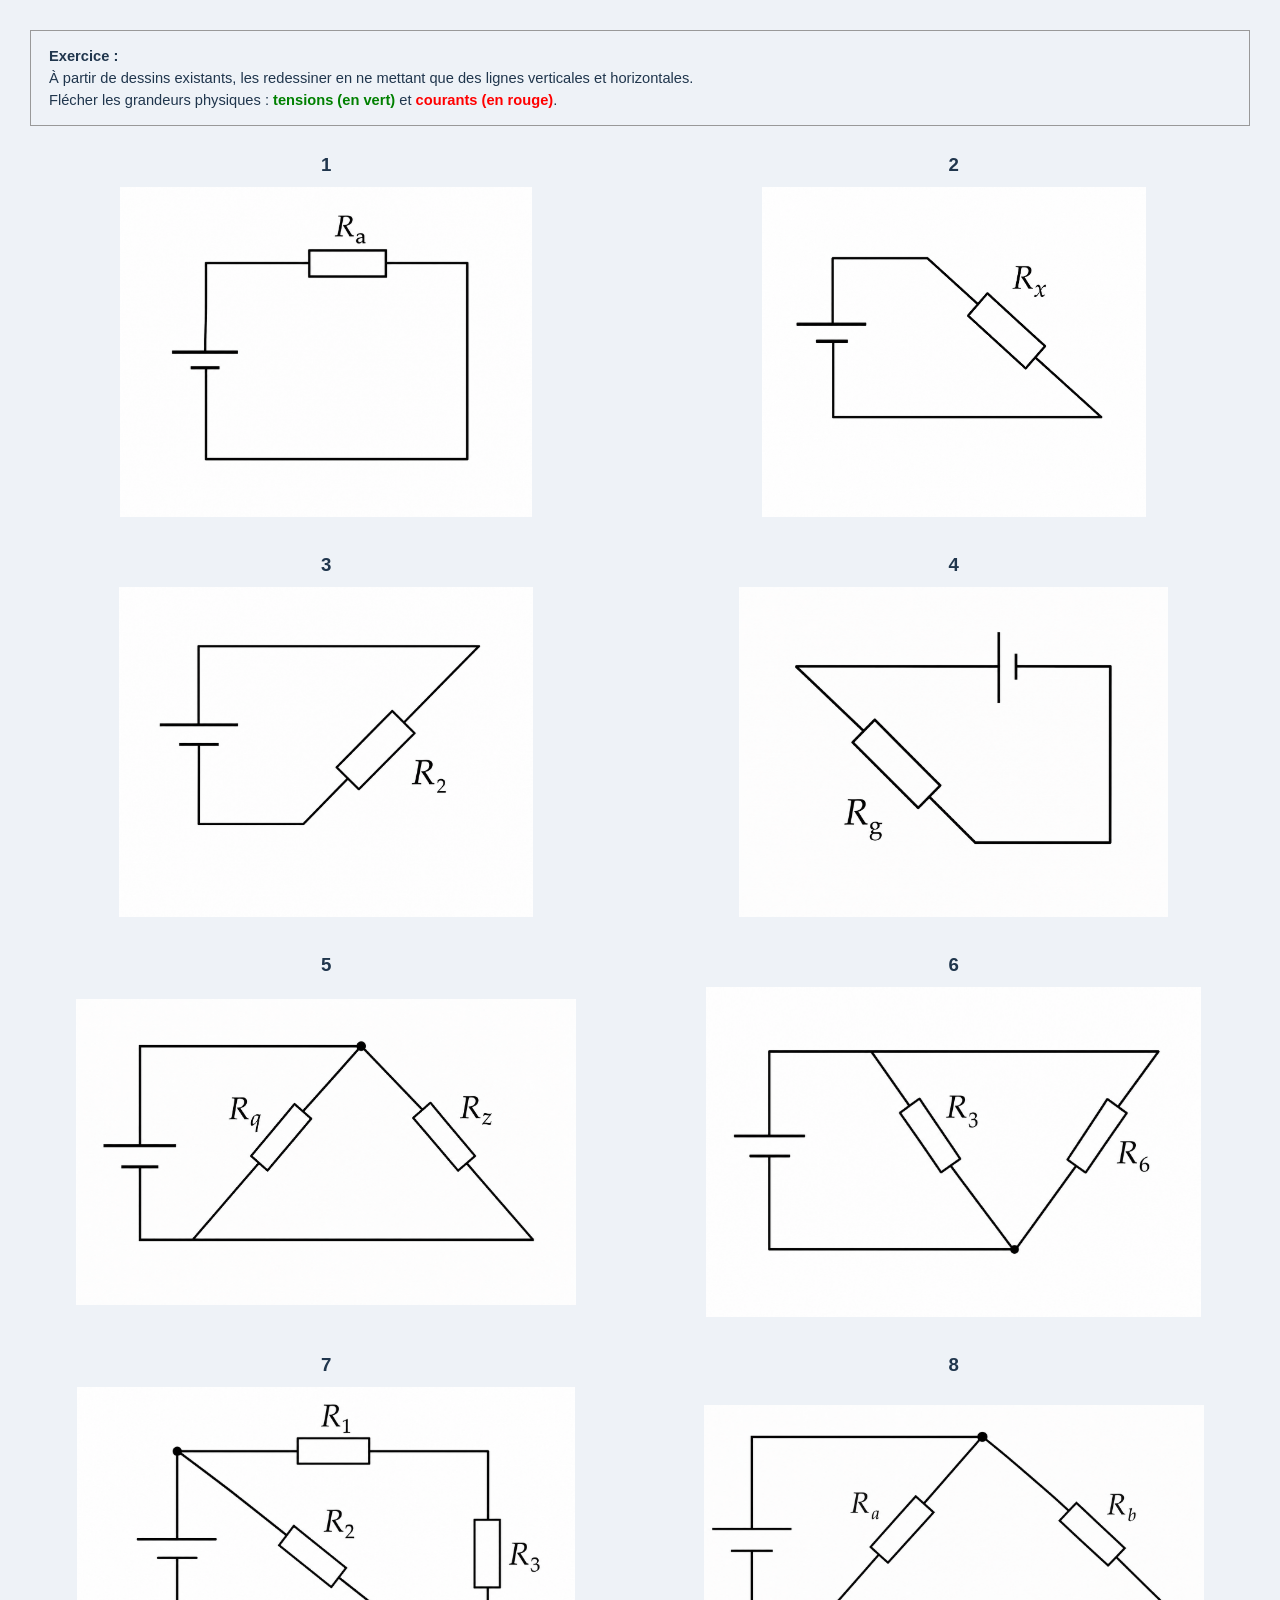
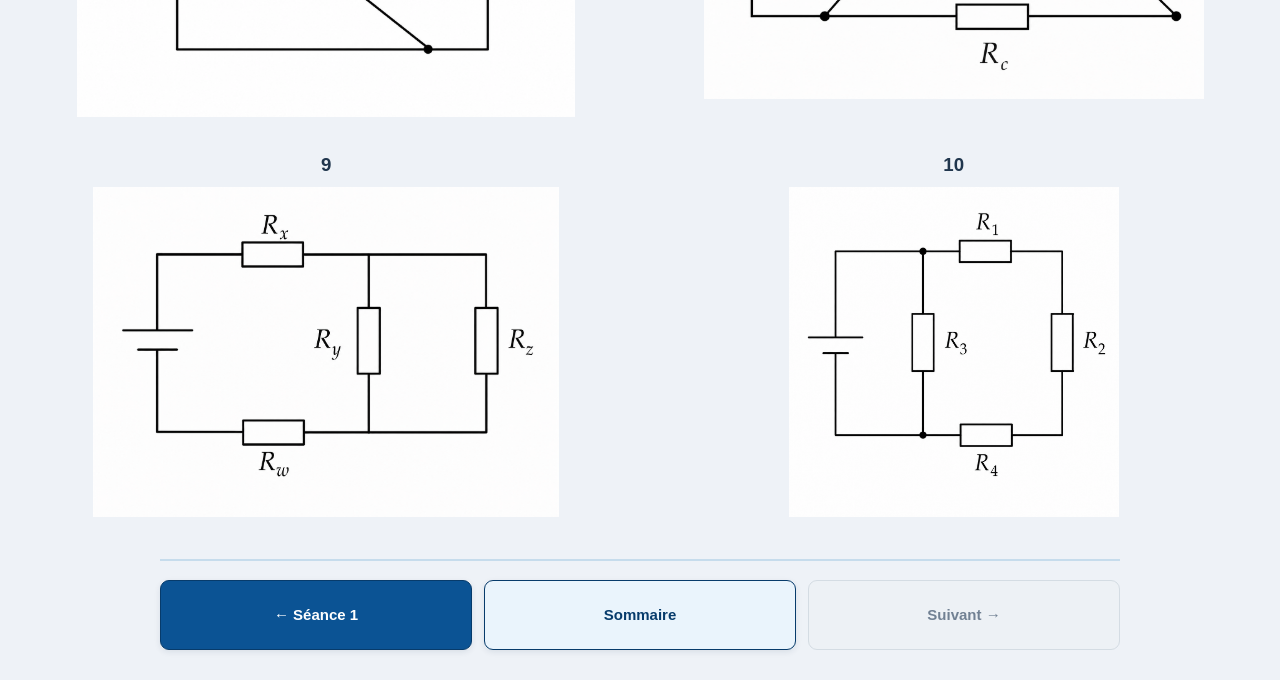
<file: exercice_circuits.html>
<!DOCTYPE html>

<html lang="fr">
<head>
<meta charset="utf-8"/>
<meta content="width=device-width, initial-scale=1.0" name="viewport"/>
<title>Exercice – Redessiner les circuits</title>
<style>
    body {
        font-family: Arial, sans-serif;
        font-size: 11pt;
        margin: 30px;
        color: #000;
        background: #fff;
    }

    .consigne {
        border: 1px solid #999;
        padding: 14px 18px;
        margin-bottom: 25px;
        line-height: 1.5;
    }

    .grille {
        display: grid;
        grid-template-columns: 1fr 1fr;
        gap: 28px 35px;
        align-items: start;
    }

    .exercice {
        text-align: center;
        break-inside: avoid;
    }

    .numero {
        font-weight: bold;
        font-size: 14pt;
        margin-bottom: 8px;
    }

    .exercice img {
        width: 100%;
        max-width: 500px;
        height: 330px;
        object-fit: contain;
        border: none;
    }

    @media print {
        body { margin: 15mm; }
        .grille { gap: 18px 25px; }
        .exercice img { height: 250px; }
    }
</style>
<link href="sin-commun.css" rel="stylesheet"/></head>
<body>
<div class="consigne">
<strong>Exercice :</strong><br/>
    À partir de dessins existants, les redessiner en ne mettant que des lignes verticales et horizontales.<br/>
    Flécher les grandeurs physiques : <span style="color:green;"><strong>tensions (en vert)</strong></span>
    et <span style="color:red;"><strong>courants (en rouge)</strong></span>.
</div>
<div class="grille">
<div class="exercice">
<div class="numero">1</div>
<img alt="Circuit 1" src="images/Im1.png"/>
</div>
<div class="exercice">
<div class="numero">2</div>
<img alt="Circuit 2" src="images/Im2.png"/>
</div>
<div class="exercice">
<div class="numero">3</div>
<img alt="Circuit 3" src="images/Im3.png"/>
</div>
<div class="exercice">
<div class="numero">4</div>
<img alt="Circuit 4" src="images/Im4.png"/>
</div>
<div class="exercice">
<div class="numero">5</div>
<img alt="Circuit 5" src="images/Im5.png"/>
</div>
<div class="exercice">
<div class="numero">6</div>
<img alt="Circuit 6" src="images/Im6.png"/>
</div>
<div class="exercice">
<div class="numero">7</div>
<img alt="Circuit 7" src="images/Im7.png"/>
</div>
<div class="exercice">
<div class="numero">8</div>
<img alt="Circuit 8" src="images/Im8.png"/>
</div>
<div class="exercice">
<div class="numero">9</div>
<img alt="Circuit 9" src="images/Im9.png"/>
</div>
<div class="exercice">
<div class="numero">10</div>
<img alt="Circuit 10" src="images/Im10.png"/>
</div>
</div>

<nav aria-label="Navigation en bas de page" class="sin-footer-nav"><a href="séance_1.html">← Séance 1</a><a class="sin-home" href="index.html">Sommaire</a><span aria-disabled="true" class="sin-disabled">Suivant →</span></nav></body>
</html>
</file>
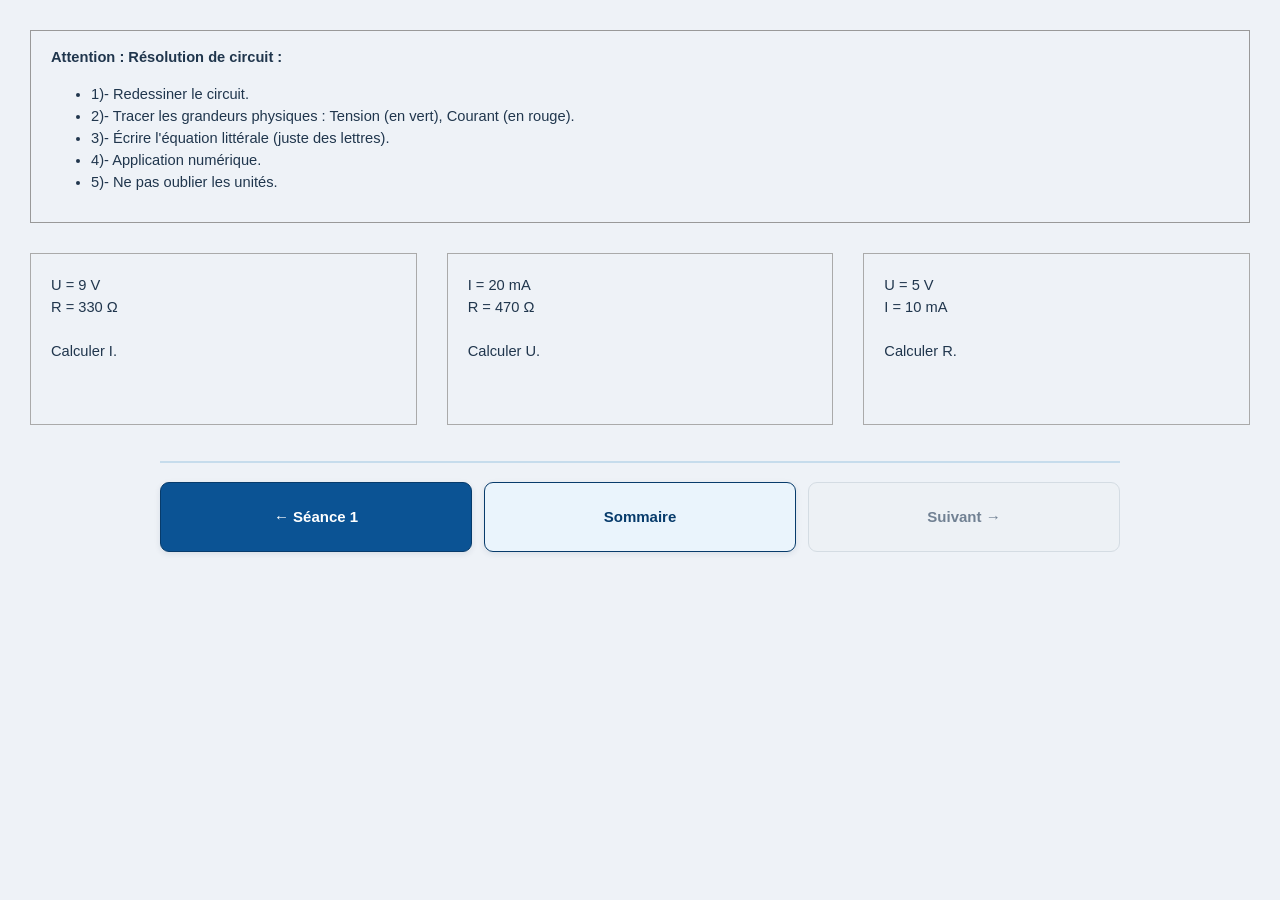
<file: exercice_loi_ohm.html>
<!DOCTYPE html>

<html lang="fr">
<head>
<meta charset="utf-8"/>
<meta content="width=device-width, initial-scale=1.0" name="viewport"/>
<title>Exercices – Loi d'Ohm</title>
<style>
body {
    font-family: Arial, sans-serif;
    font-size: 11pt;
    margin: 30px;
    line-height: 1.4;
}

.intitule {
    border: 1px solid #999;
    padding: 15px 20px;
    margin-bottom: 30px;
}

.intitule p {
    margin-top: 0;
}

.exercices {
    display: flex;
    gap: 30px;
    justify-content: space-between;
}

.exercice {
    flex: 1;
    border: 1px solid #aaa;
    padding: 20px;
    min-height: 130px;
}
</style>
<link href="sin-commun.css" rel="stylesheet"/></head>
<body>
<div class="intitule">
<p><b>Attention : Résolution de circuit :</b></p>
<ul>
<li>1)- Redessiner le circuit.</li>
<li>2)- Tracer les grandeurs physiques : Tension (en vert), Courant (en rouge).</li>
<li>3)- Écrire l'équation littérale (juste des lettres).</li>
<li>4)- Application numérique.</li>
<li>5)- Ne pas oublier les unités.</li>
</ul>
</div>
<div class="exercices">
<div class="exercice">
U = 9 V
<br/>
R = 330 Ω
<br/><br/>
Calculer I.
</div>
<div class="exercice">
I = 20 mA
<br/>
R = 470 Ω
<br/><br/>
Calculer U.
</div>
<div class="exercice">
U = 5 V
<br/>
I = 10 mA
<br/><br/>
Calculer R.
</div>
</div>

<nav aria-label="Navigation en bas de page" class="sin-footer-nav"><a href="séance_1.html">← Séance 1</a><a class="sin-home" href="index.html">Sommaire</a><span aria-disabled="true" class="sin-disabled">Suivant →</span></nav></body>
</html>
</file>
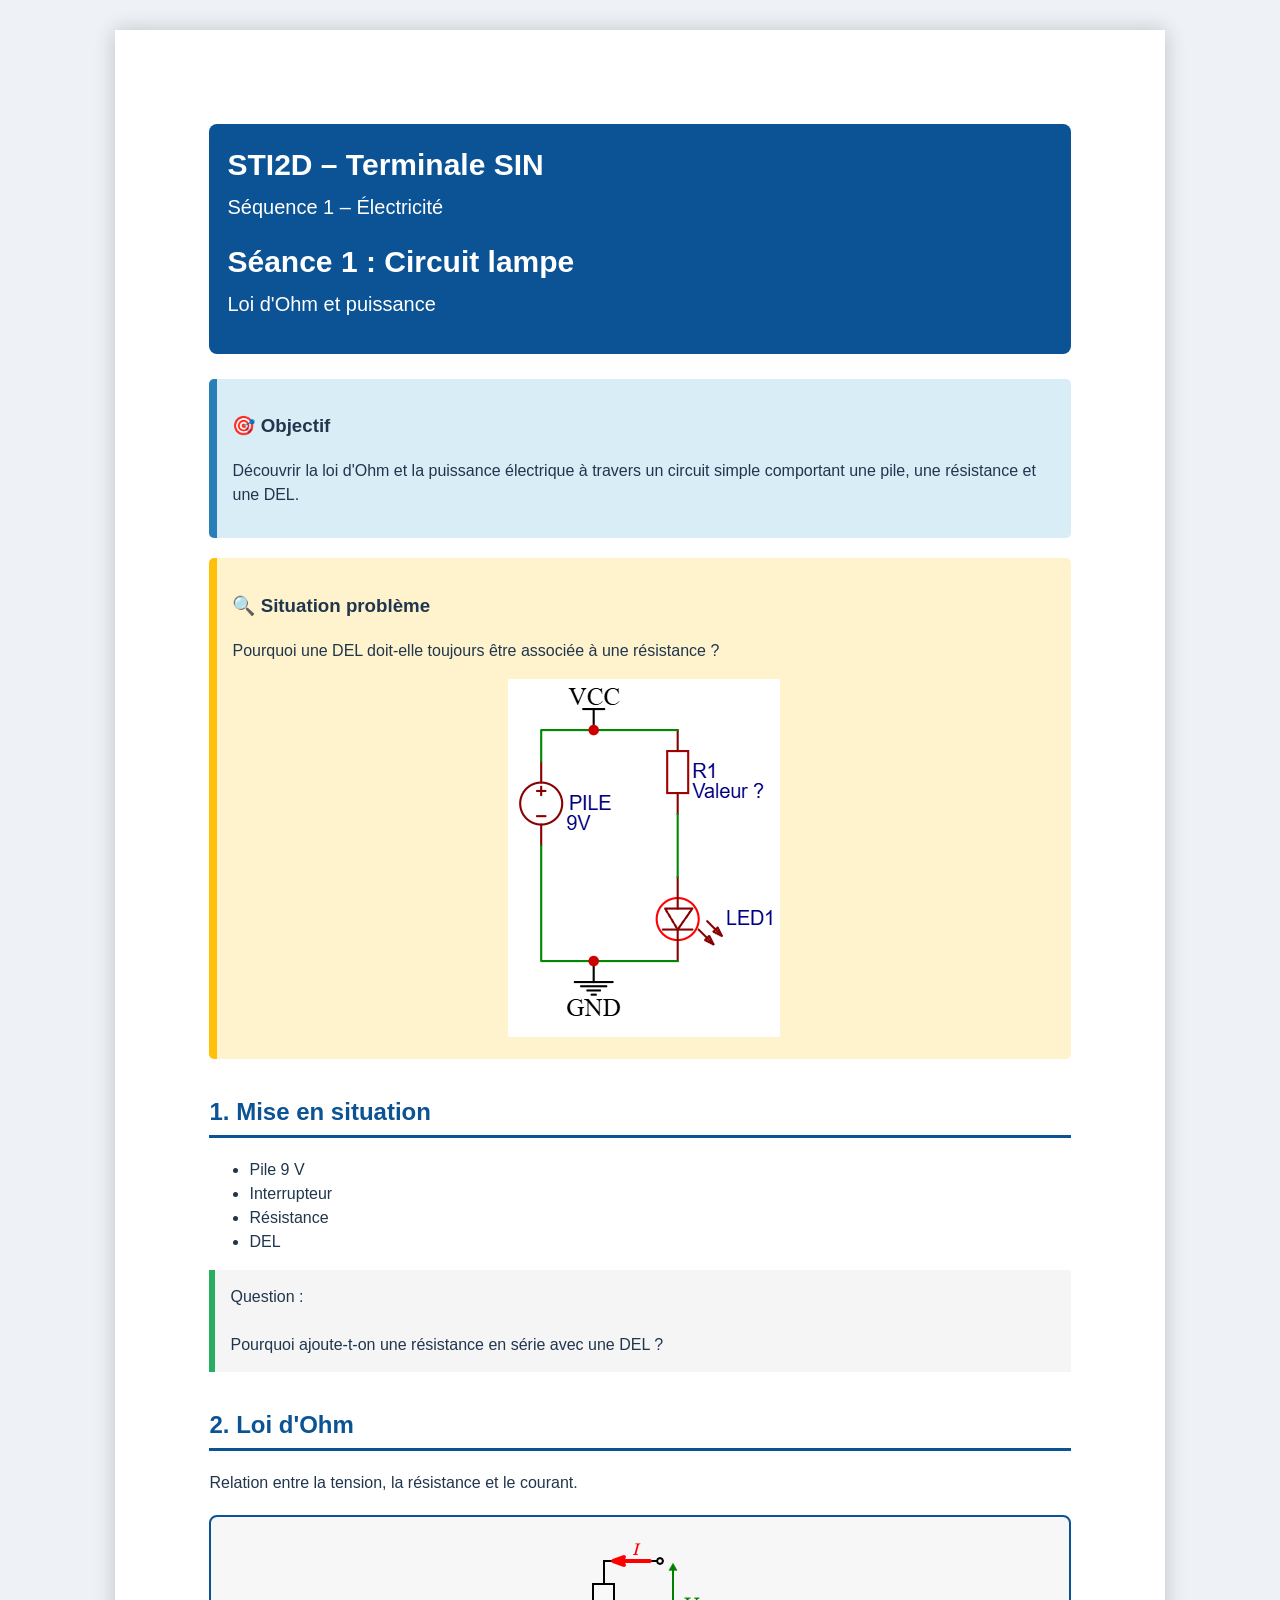
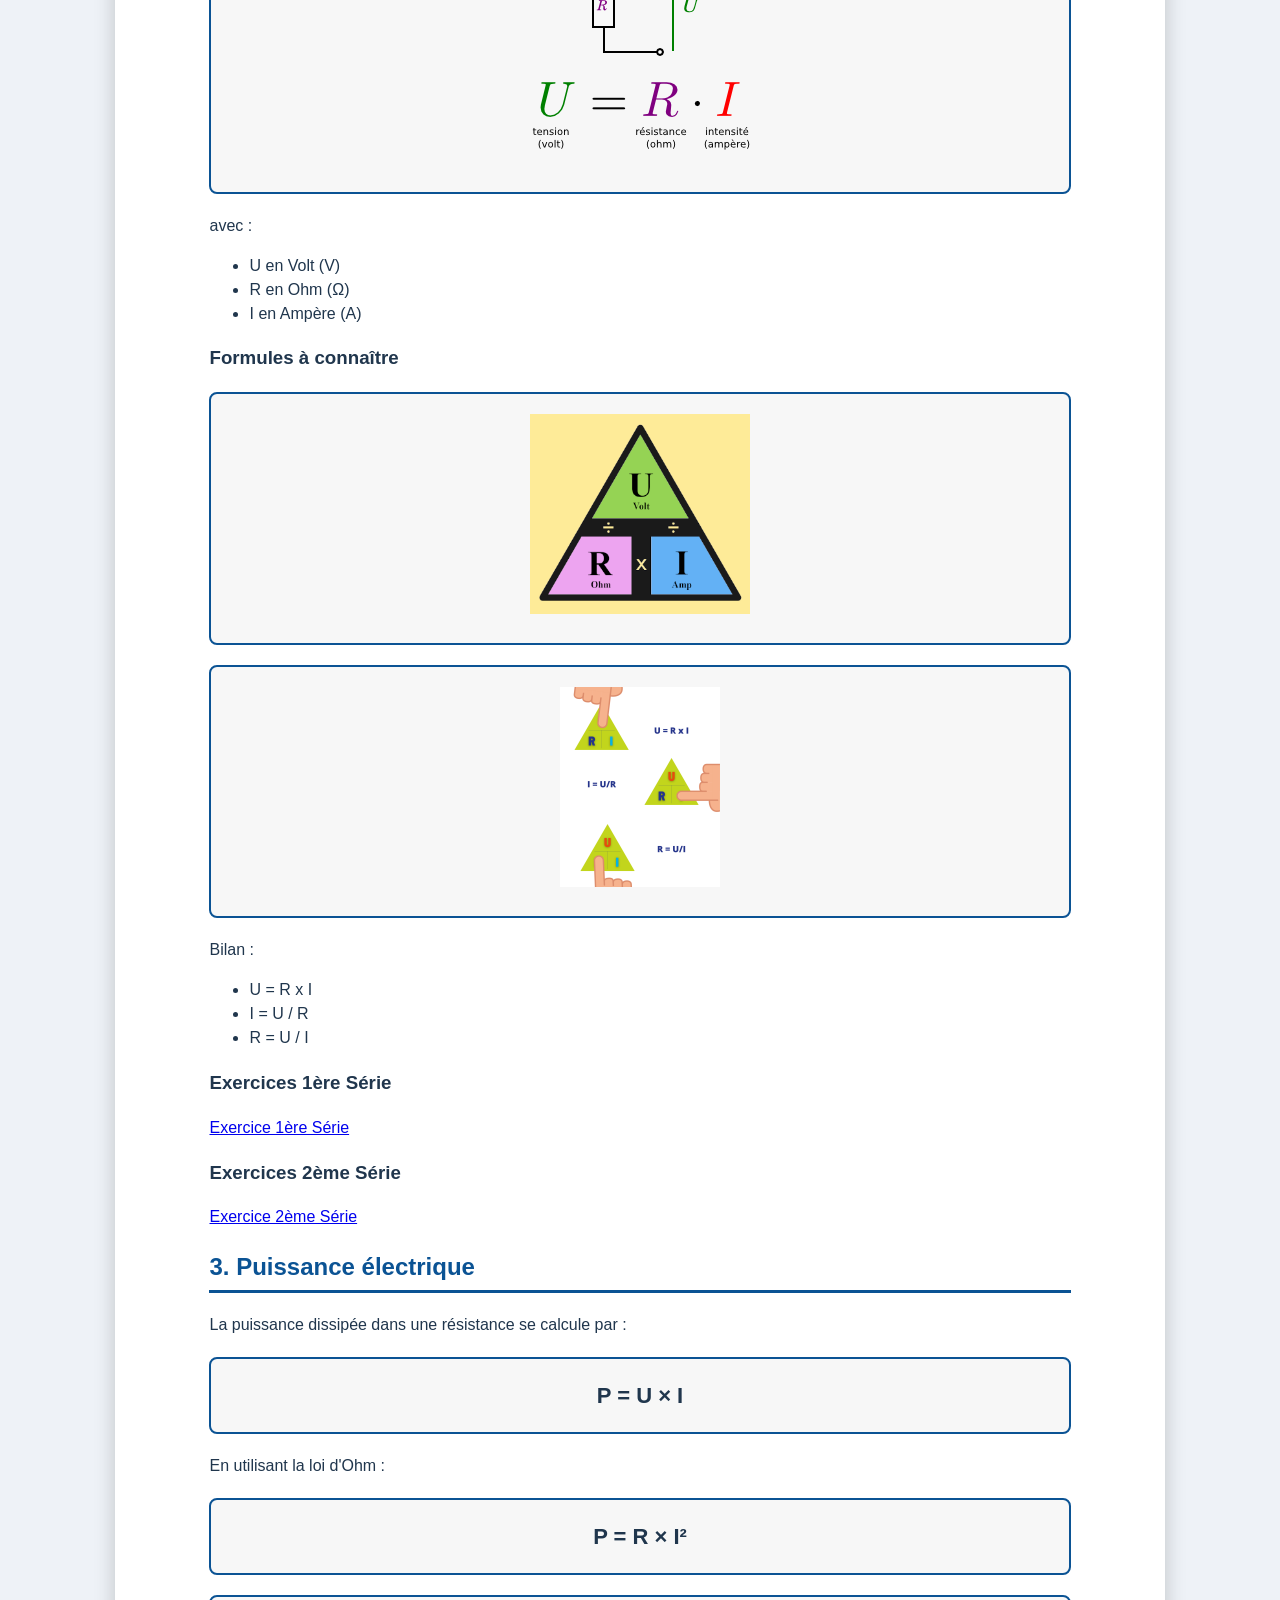
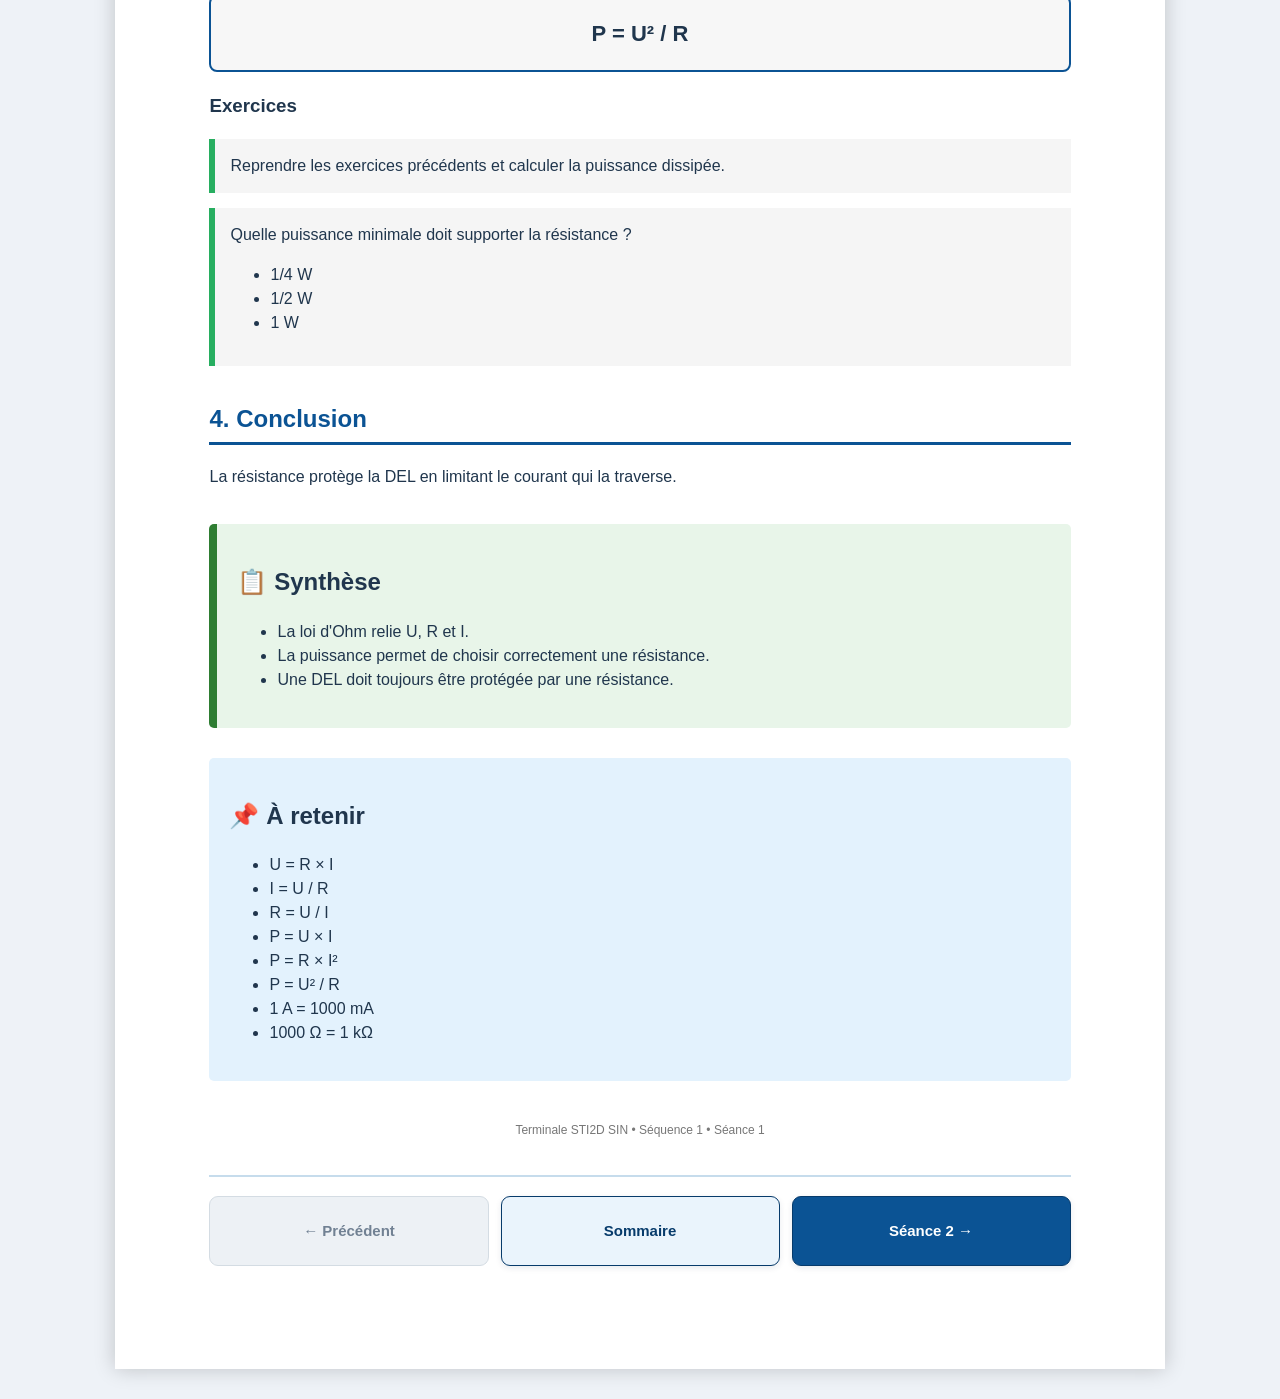
<file: séance_1.html>
<!DOCTYPE html>

<html lang="fr">
<head>
<meta charset="utf-8"/>
<title>Séance 1 - Loi d'Ohm et puissance</title>
<style>

@page{
    size:A4;
    margin:15mm;
}

body{
    font-family:Segoe UI,Arial,sans-serif;
    background:#eceff3;
    margin:0;
    padding:30px;
}

.page{
    width:210mm;
    min-height:297mm;
    margin:auto;
    background:white;
    padding:25mm;
    box-sizing:border-box;
    box-shadow:0 0 20px rgba(0,0,0,.2);
}

header{
    background:#0b5394;
    color:white;
    padding:18px;
    border-radius:8px;
}

header h1{
    margin:0;
    font-size:30px;
}

header h2{
    margin-top:5px;
    font-size:20px;
    font-weight:normal;
}

.objectif{
    background:#d9edf7;
    border-left:8px solid #2980b9;
    padding:15px;
    margin-top:25px;
    border-radius:5px;
}

.situation{
    background:#fff3cd;
    border-left:8px solid #ffc107;
    padding:15px;
    margin-top:20px;
    border-radius:5px;
}

.section{
    margin-top:35px;
}

.section h2{
    color:#0b5394;
    border-bottom:3px solid #0b5394;
    padding-bottom:5px;
}

.formule{
    background:#f7f7f7;
    border:2px solid #0b5394;
    border-radius:8px;
    padding:20px;
    text-align:center;
    font-size:22px;
    font-weight:bold;
    margin:20px 0;
}

.exercice{
    background:#f5f5f5;
    border-left:6px solid #27ae60;
    padding:15px;
    margin-top:15px;
}

table{
    width:100%;
    border-collapse:collapse;
    margin-top:15px;
}

th{
    background:#0b5394;
    color:white;
    padding:10px;
}

td{
    border:1px solid #ccc;
    padding:10px;
}

.synthese{
    margin-top:35px;
    background:#e8f5e9;
    padding:20px;
    border-left:8px solid #2e7d32;
    border-radius:5px;
}

.formulaire{
    margin-top:30px;
    background:#e3f2fd;
    padding:20px;
    border-radius:5px;
}

footer{
    margin-top:40px;
    text-align:center;
    font-size:12px;
    color:#777;
}

</style>
<link href="sin-commun.css" rel="stylesheet"/></head>
<body>
<div class="page">
<header>
<h1>STI2D – Terminale SIN</h1>
<h2>Séquence 1 – Électricité</h2>
<h1>Séance 1 : Circuit lampe</h1>
<h2>Loi d'Ohm et puissance</h2>
</header>
<div class="objectif">
<h3>🎯 Objectif</h3>
<p>
Découvrir la loi d'Ohm et la puissance électrique à travers un circuit simple comportant une pile, une résistance et une DEL.
</p>
</div>
<div class="situation">
<h3>🔍 Situation problème</h3>
<p>

Pourquoi une DEL doit-elle toujours être associée à une résistance ?

</p>
<center><img alt="Circuit 1" src="images/montage_1.png"/></center>
</div>
<div class="section">
<h2>1. Mise en situation</h2>
<ul>
<li>Pile 9 V</li>
<li>Interrupteur</li>
<li>Résistance</li>
<li>DEL</li>
</ul>
<div class="exercice">

Question :

<br/><br/>

Pourquoi ajoute-t-on une résistance en série avec une DEL ?

</div>
</div>
<div class="section">
<h2>2. Loi d'Ohm</h2>
<p>Relation entre la tension, la résistance et le courant.</p>
<div class="formule">
<img alt="Loi d'Ohm" src="images/Loi_d'Ohm.png"/>
</div>
<p>

avec :

</p>
<ul>
<li>U en Volt (V)</li>
<li>R en Ohm (Ω)</li>
<li>I en Ampère (A)</li>
</ul>
<h3>Formules à connaître</h3>
<div class="formule">
<img alt="triangle_URI" src="images/triangle_URI.png" style="height:200px; width:auto;"/>
</div>
<div class="formule">
<img alt="Loi d'Ohm suite" src="images/Loi_d'Ohm_suite.png" style="height:200px; width:auto;"/>
</div>
<p>

Bilan :

</p>
<ul>
<li>U = R x I</li>
<li>I = U / R</li>
<li>R = U / I</li>
</ul>
<h3>Exercices 1ère Série</h3>
<a href="exercice_circuits.html">Exercice 1ère Série</a>
<h3>Exercices 2ème Série</h3>
<a href="exercice_loi_ohm.html">Exercice 2ème Série</a>
<h2>3. Puissance électrique</h2>
<p>La puissance dissipée dans une résistance se calcule par :</p>
<div class="formule">

P = U × I

</div>
<p>En utilisant la loi d'Ohm :</p>
<div class="formule">

P = R × I²

</div>
<div class="formule">

P = U² / R

</div>
<h3>Exercices</h3>
<div class="exercice">

Reprendre les exercices précédents et calculer la puissance dissipée.

</div>
<div class="exercice">

Quelle puissance minimale doit supporter la résistance ?

<ul>
<li>1/4 W</li>
<li>1/2 W</li>
<li>1 W</li>
</ul>
</div>
</div>
<div class="section">
<h2>4. Conclusion</h2>
<p>

La résistance protège la DEL en limitant le courant qui la traverse.

</p>
</div>
<div class="synthese">
<h2>📋 Synthèse</h2>
<ul>
<li>La loi d'Ohm relie U, R et I.</li>
<li>La puissance permet de choisir correctement une résistance.</li>
<li>Une DEL doit toujours être protégée par une résistance.</li>
</ul>
</div>
<div class="formulaire">
<h2>📌 À retenir</h2>
<ul>
<li>U = R × I</li>
<li>I = U / R</li>
<li>R = U / I</li>
<li>P = U × I</li>
<li>P = R × I²</li>
<li>P = U² / R</li>
<li>1 A = 1000 mA</li>
<li>1000 Ω = 1 kΩ</li>
</ul>
</div>

<footer>

Terminale STI2D SIN • Séquence 1 • Séance 1

</footer>
<nav aria-label="Navigation en bas de page" class="sin-footer-nav"><span aria-disabled="true" class="sin-disabled">← Précédent</span><a class="sin-home" href="index.html">Sommaire</a><a href="séance_2.html">Séance 2 →</a></nav></div>
</body>
</html>
</file>
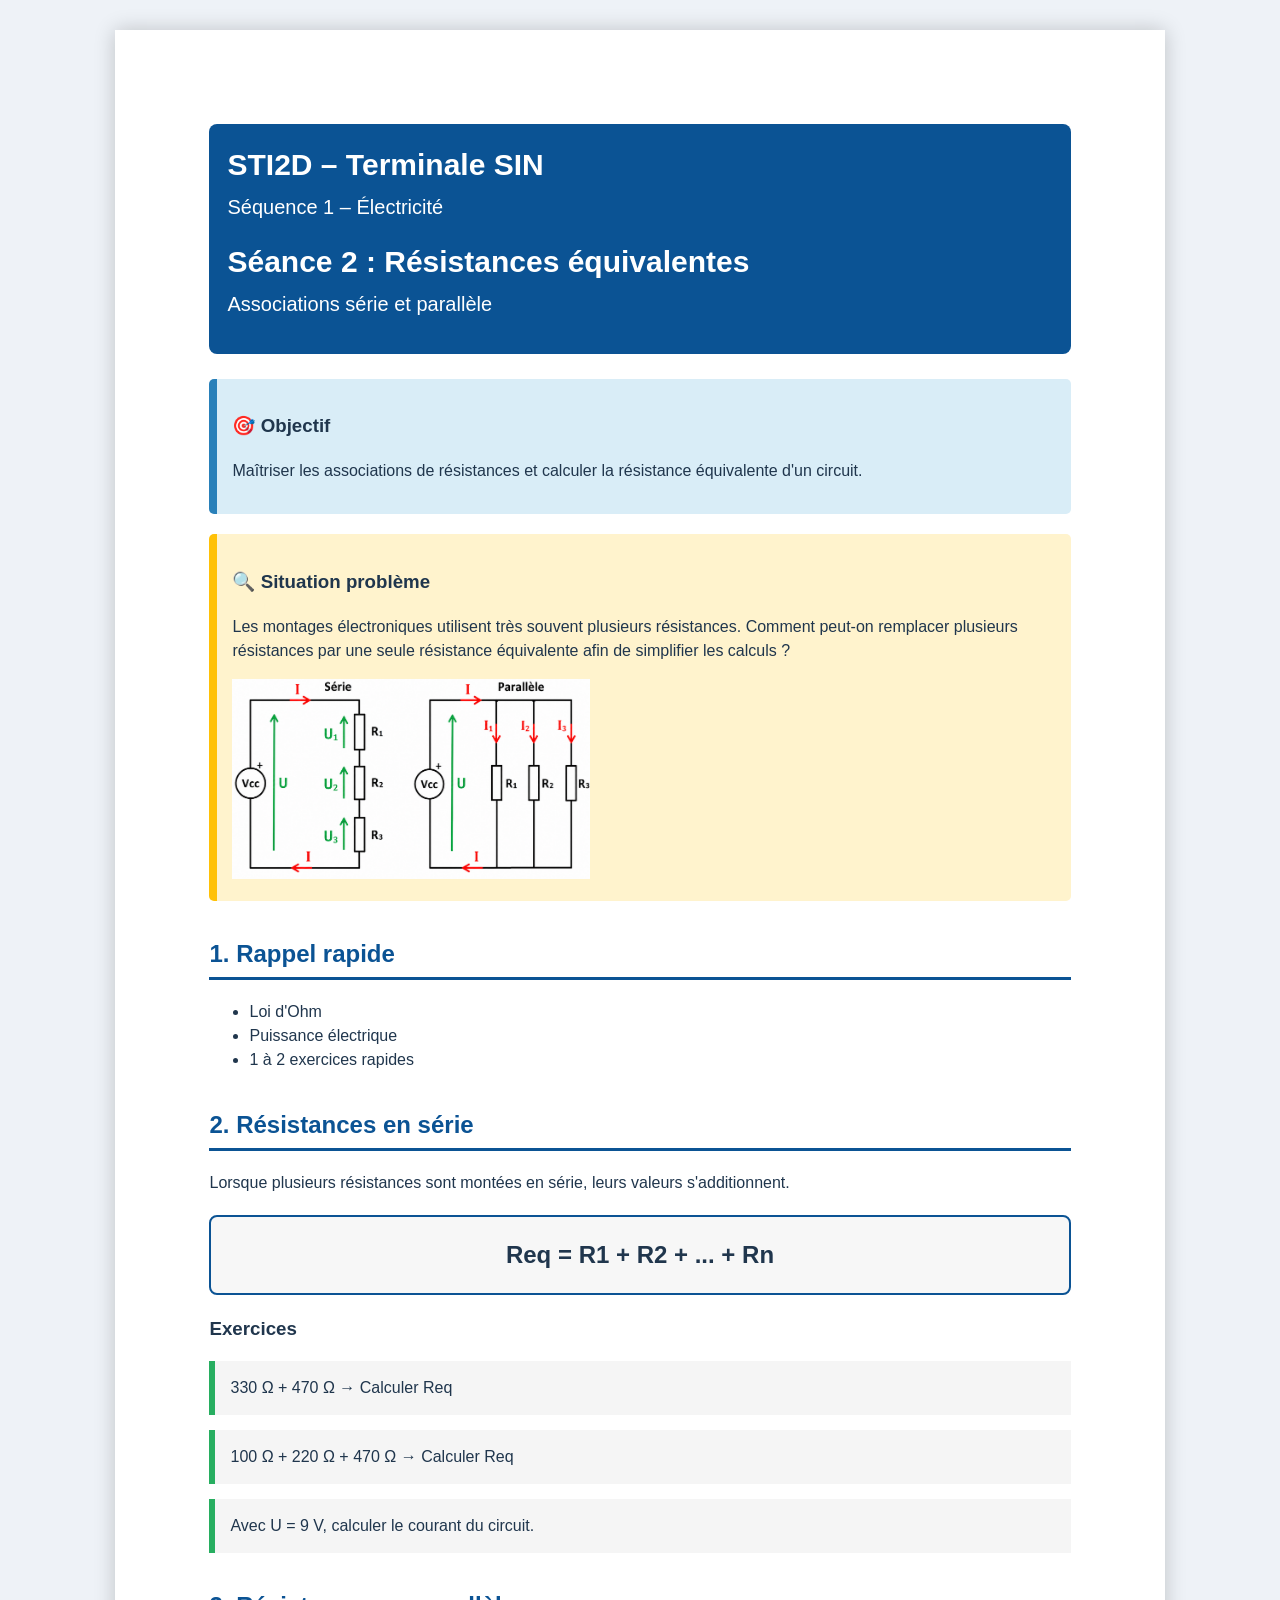
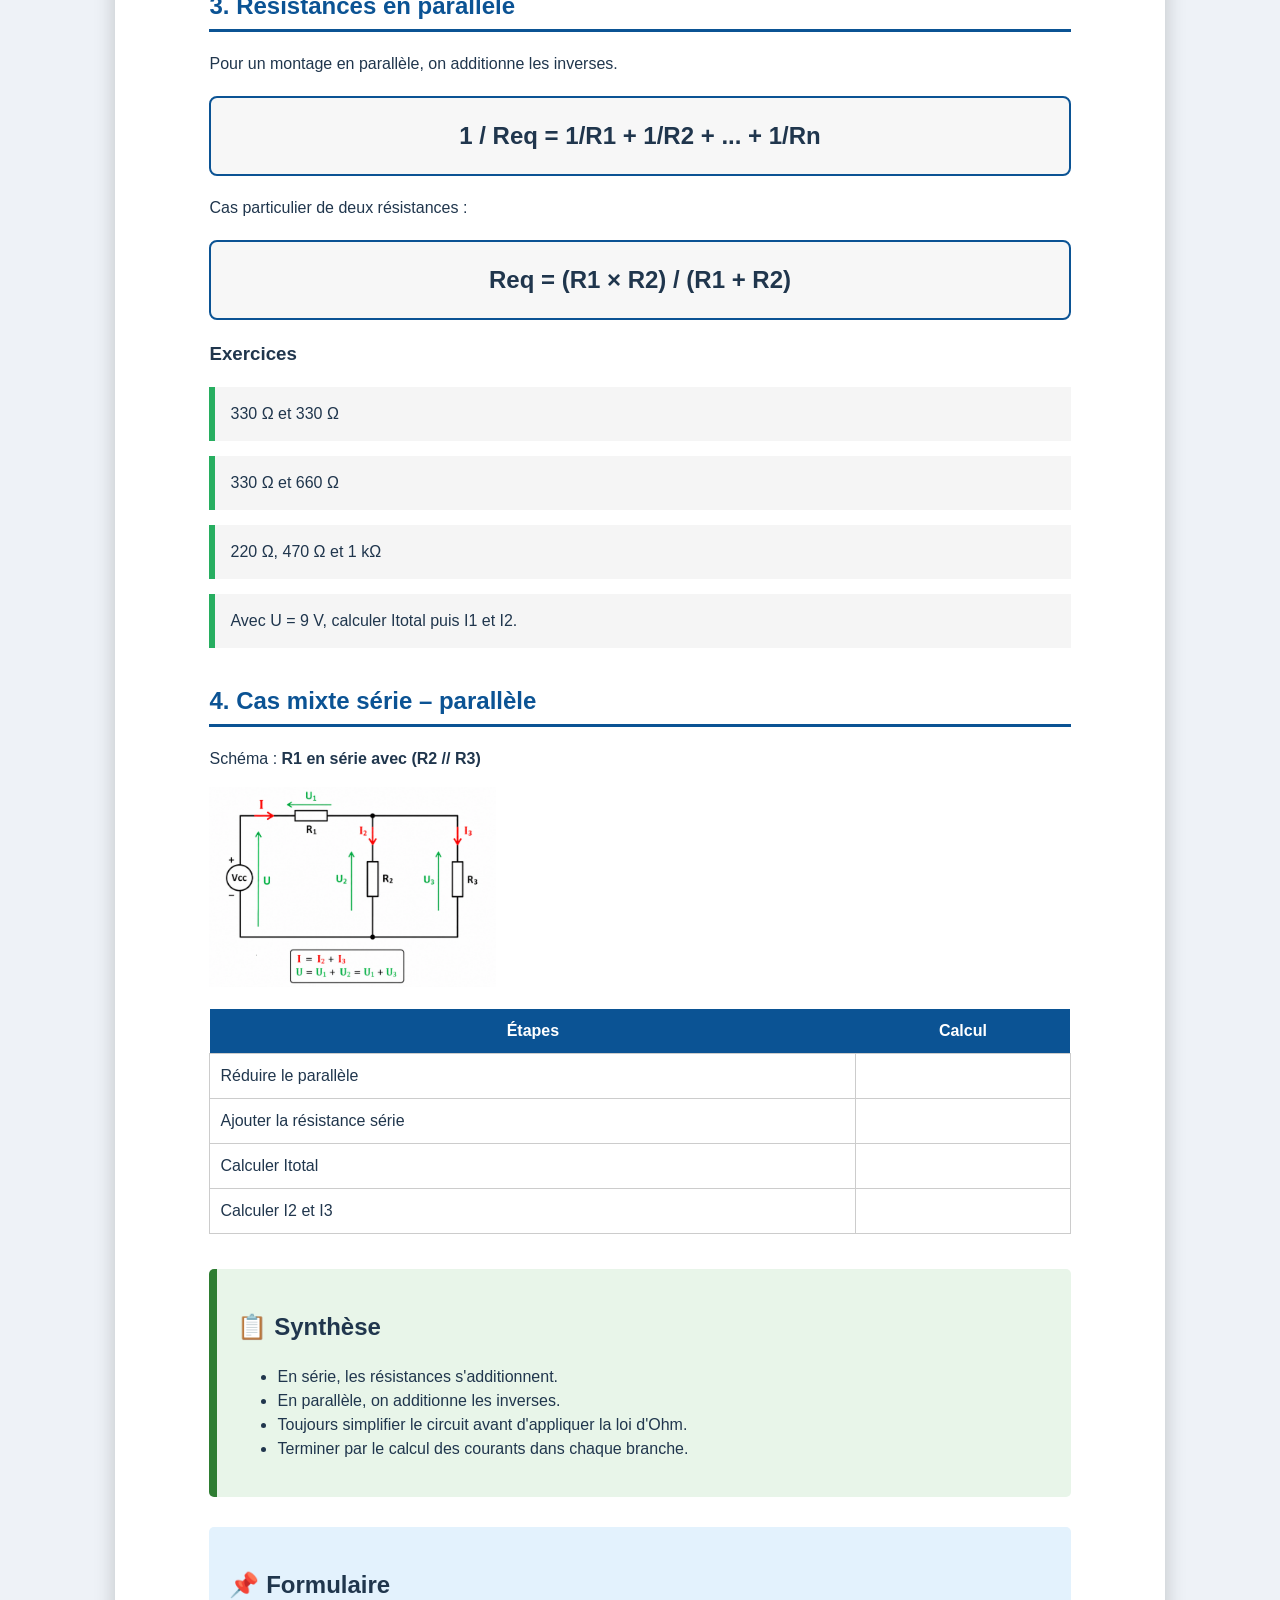
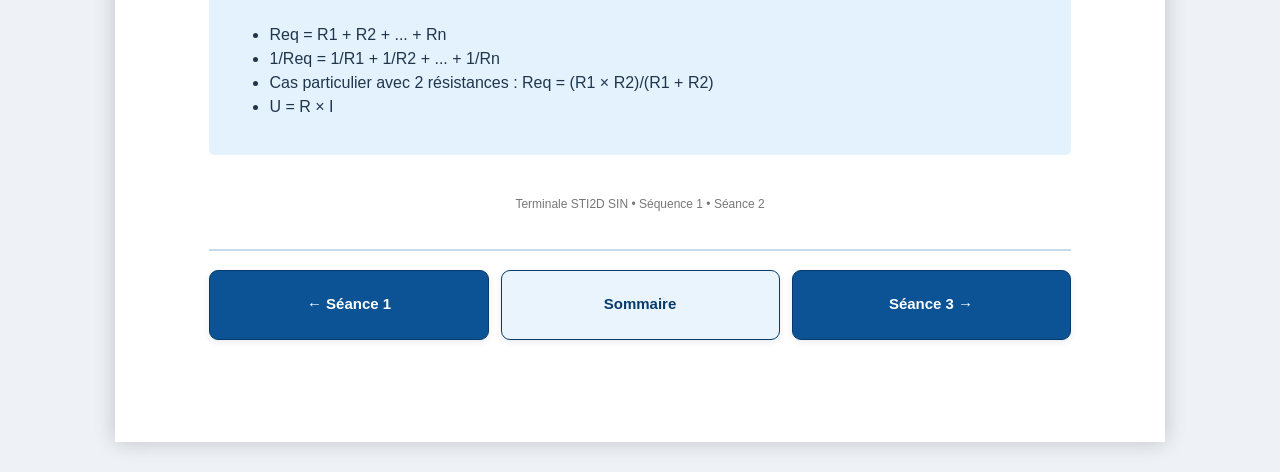
<file: séance_2.html>
<!DOCTYPE html>

<html lang="fr">
<head>
<meta charset="utf-8"/>
<title>Séance 2 - Résistances équivalentes</title>
<style>

@page{
    size:A4;
    margin:15mm;
}

body{
    font-family:Segoe UI,Arial,sans-serif;
    background:#eceff3;
    margin:0;
    padding:30px;
}

.page{
    width:210mm;
    min-height:297mm;
    margin:auto;
    background:white;
    padding:25mm;
    box-sizing:border-box;
    box-shadow:0 0 20px rgba(0,0,0,.2);
}

header{
    background:#0b5394;
    color:white;
    padding:18px;
    border-radius:8px;
}

header h1{
    margin:0;
    font-size:30px;
}

header h2{
    margin-top:5px;
    font-size:20px;
    font-weight:normal;
}

.objectif{
    background:#d9edf7;
    border-left:8px solid #2980b9;
    padding:15px;
    margin-top:25px;
    border-radius:5px;
}

.situation{
    background:#fff3cd;
    border-left:8px solid #ffc107;
    padding:15px;
    margin-top:20px;
    border-radius:5px;
}

.section{
    margin-top:35px;
}

.section h2{
    color:#0b5394;
    border-bottom:3px solid #0b5394;
    padding-bottom:5px;
}

.formule{

    background:#f7f7f7;
    border:2px solid #0b5394;
    border-radius:8px;
    padding:20px;
    text-align:center;
    font-size:24px;
    font-weight:bold;
    margin:20px 0;

}

.exercice{

    background:#f5f5f5;
    border-left:6px solid #27ae60;
    padding:15px;
    margin-top:15px;

}

table{

width:100%;
border-collapse:collapse;
margin-top:15px;

}

th{

background:#0b5394;
color:white;
padding:10px;

}

td{

border:1px solid #ccc;
padding:10px;

}

.synthese{

margin-top:35px;
background:#e8f5e9;
padding:20px;
border-left:8px solid #2e7d32;
border-radius:5px;

}

.formulaire{

margin-top:30px;
background:#e3f2fd;
padding:20px;
border-radius:5px;

}

footer{

margin-top:40px;
text-align:center;
font-size:12px;
color:#777;

}

</style>
<link href="sin-commun.css" rel="stylesheet"/></head>
<body>
<div class="page">
<header>
<h1>STI2D – Terminale SIN</h1>
<h2>Séquence 1 – Électricité</h2>
<h1>Séance 2 : Résistances équivalentes</h1>
<h2>Associations série et parallèle</h2>
</header>
<div class="objectif">
<h3>🎯 Objectif</h3>
<p>
Maîtriser les associations de résistances et calculer la résistance équivalente d'un circuit.
</p>
</div>
<div class="situation">
<h3>🔍 Situation problème</h3>
<p>

Les montages électroniques utilisent très souvent plusieurs résistances.
Comment peut-on remplacer plusieurs résistances par une seule résistance équivalente afin de simplifier les calculs ?

</p>
<img alt="res_equ_serie_ou_parallele" src="images/res_equ_serie_ou_parallele.png" style="height:200px; width:auto;"/>
</div>
<div class="section">
<h2>1. Rappel rapide</h2>
<ul>
<li>Loi d'Ohm</li>
<li>Puissance électrique</li>
<li>1 à 2 exercices rapides</li>
</ul>
</div>
<div class="section">
<h2>2. Résistances en série</h2>
<p>Lorsque plusieurs résistances sont montées en série, leurs valeurs s'additionnent.</p>
<div class="formule">

Req = R1 + R2 + ... + Rn

</div>
<h3>Exercices</h3>
<div class="exercice">

330 Ω + 470 Ω → Calculer Req

</div>
<div class="exercice">

100 Ω + 220 Ω + 470 Ω → Calculer Req

</div>
<div class="exercice">

Avec U = 9 V, calculer le courant du circuit.

</div>
</div>
<div class="section">
<h2>3. Résistances en parallèle</h2>
<p>Pour un montage en parallèle, on additionne les inverses.</p>
<div class="formule">

1 / Req = 1/R1 + 1/R2 + ... + 1/Rn

</div>
<p>Cas particulier de deux résistances :</p>
<div class="formule">

Req = (R1 × R2) / (R1 + R2)

</div>
<h3>Exercices</h3>
<div class="exercice">

330 Ω et 330 Ω

</div>
<div class="exercice">

330 Ω et 660 Ω

</div>
<div class="exercice">

220 Ω, 470 Ω et 1 kΩ

</div>
<div class="exercice">

Avec U = 9 V, calculer Itotal puis I1 et I2.

</div>
</div>
<div class="section">
<h2>4. Cas mixte série – parallèle</h2>
<p>

Schéma :

<b>R1 en série avec (R2 // R3)</b>
</p>
<img alt="res_equ_mixte" src="images/res_equ_mixte.png" style="height:200px; width:auto;"/>
<table>
<tr>
<th>Étapes</th>
<th>Calcul</th>
</tr>
<tr>
<td>Réduire le parallèle</td>
<td></td>
</tr>
<tr>
<td>Ajouter la résistance série</td>
<td></td>
</tr>
<tr>
<td>Calculer Itotal</td>
<td></td>
</tr>
<tr>
<td>Calculer I2 et I3</td>
<td></td>
</tr>
</table>
</div>
<div class="synthese">
<h2>📋 Synthèse</h2>
<ul>
<li>En série, les résistances s'additionnent.</li>
<li>En parallèle, on additionne les inverses.</li>
<li>Toujours simplifier le circuit avant d'appliquer la loi d'Ohm.</li>
<li>Terminer par le calcul des courants dans chaque branche.</li>
</ul>
</div>
<div class="formulaire">
<h2>📌 Formulaire</h2>
<ul>
<li>Req = R1 + R2 + ... + Rn</li>
<li>1/Req = 1/R1 + 1/R2 + ... + 1/Rn</li>
<li>Cas particulier avec 2 résistances : Req = (R1 × R2)/(R1 + R2)</li>
<li>U = R × I</li>
</ul>
</div>

<footer>

Terminale STI2D SIN • Séquence 1 • Séance 2

</footer>
<nav aria-label="Navigation en bas de page" class="sin-footer-nav"><a href="séance_1.html">← Séance 1</a><a class="sin-home" href="index.html">Sommaire</a><a href="séance_3.html">Séance 3 →</a></nav></div>
</body>
</html>
</file>
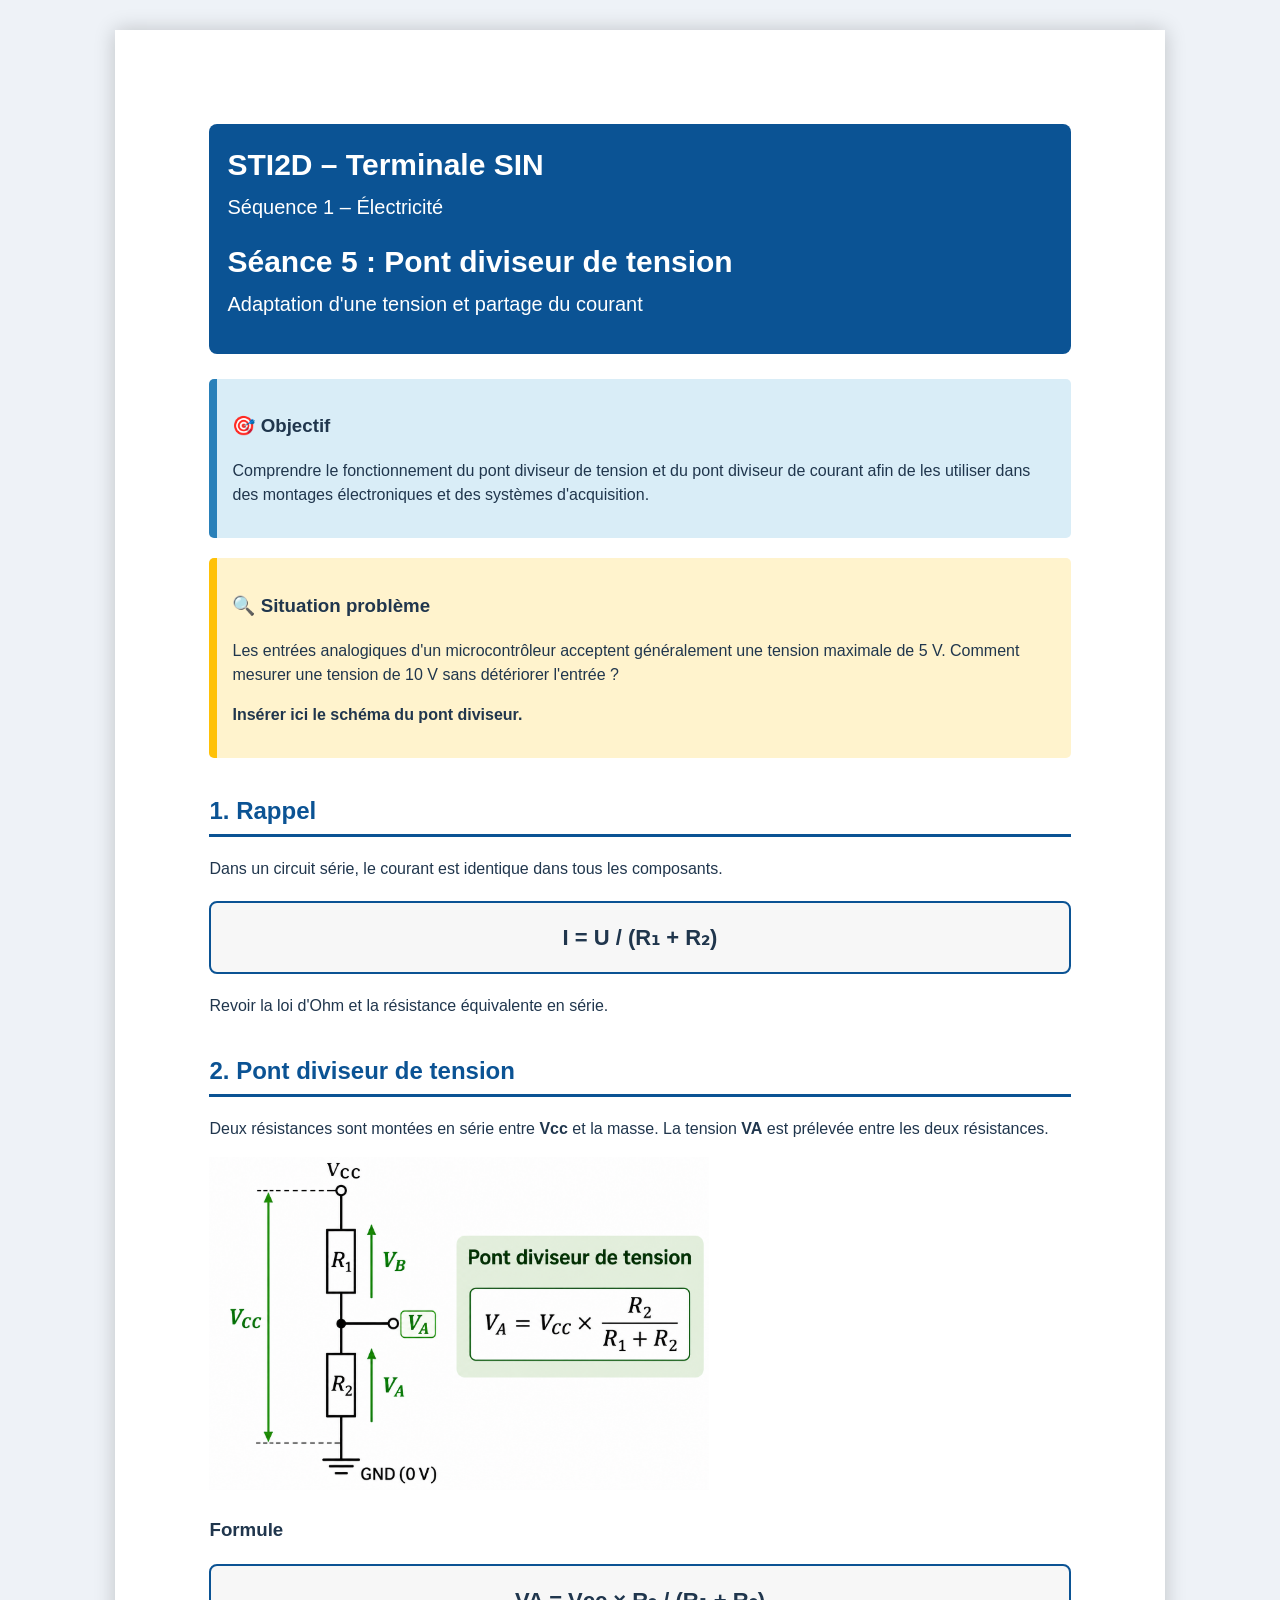
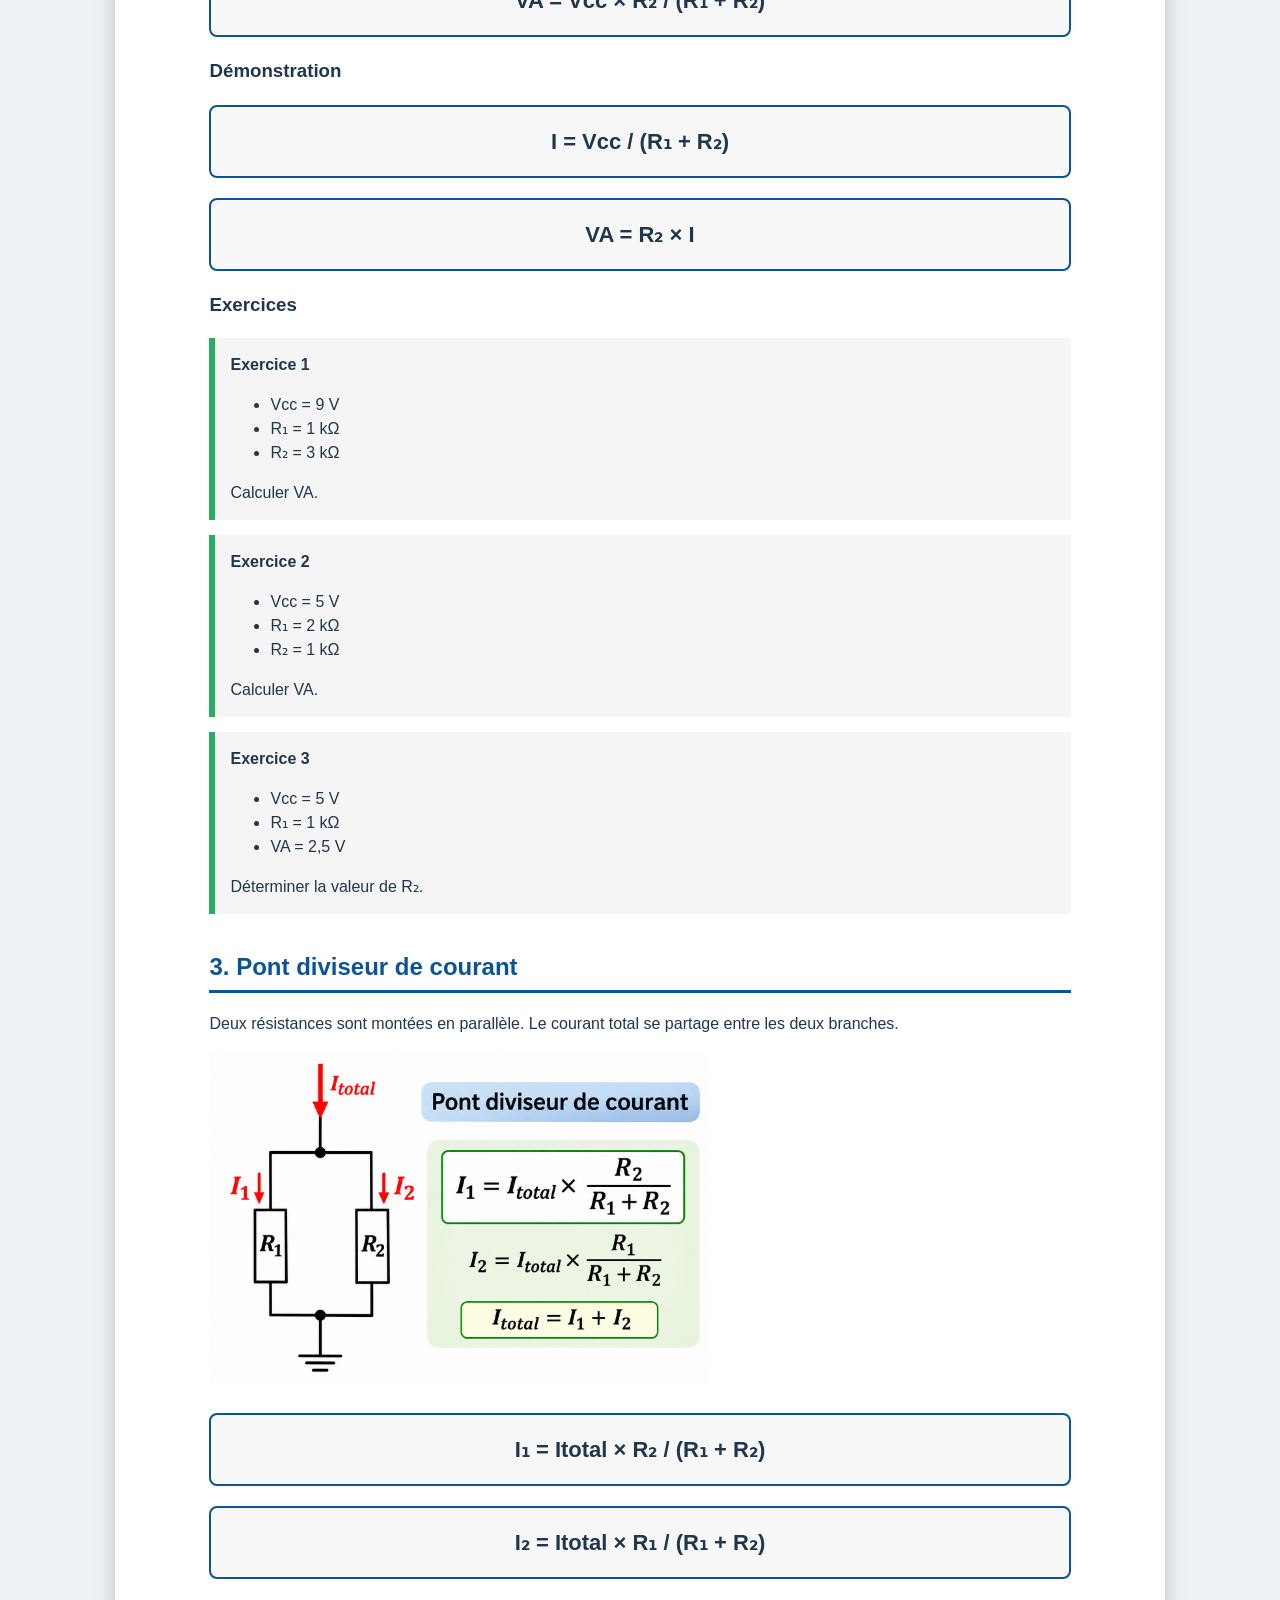
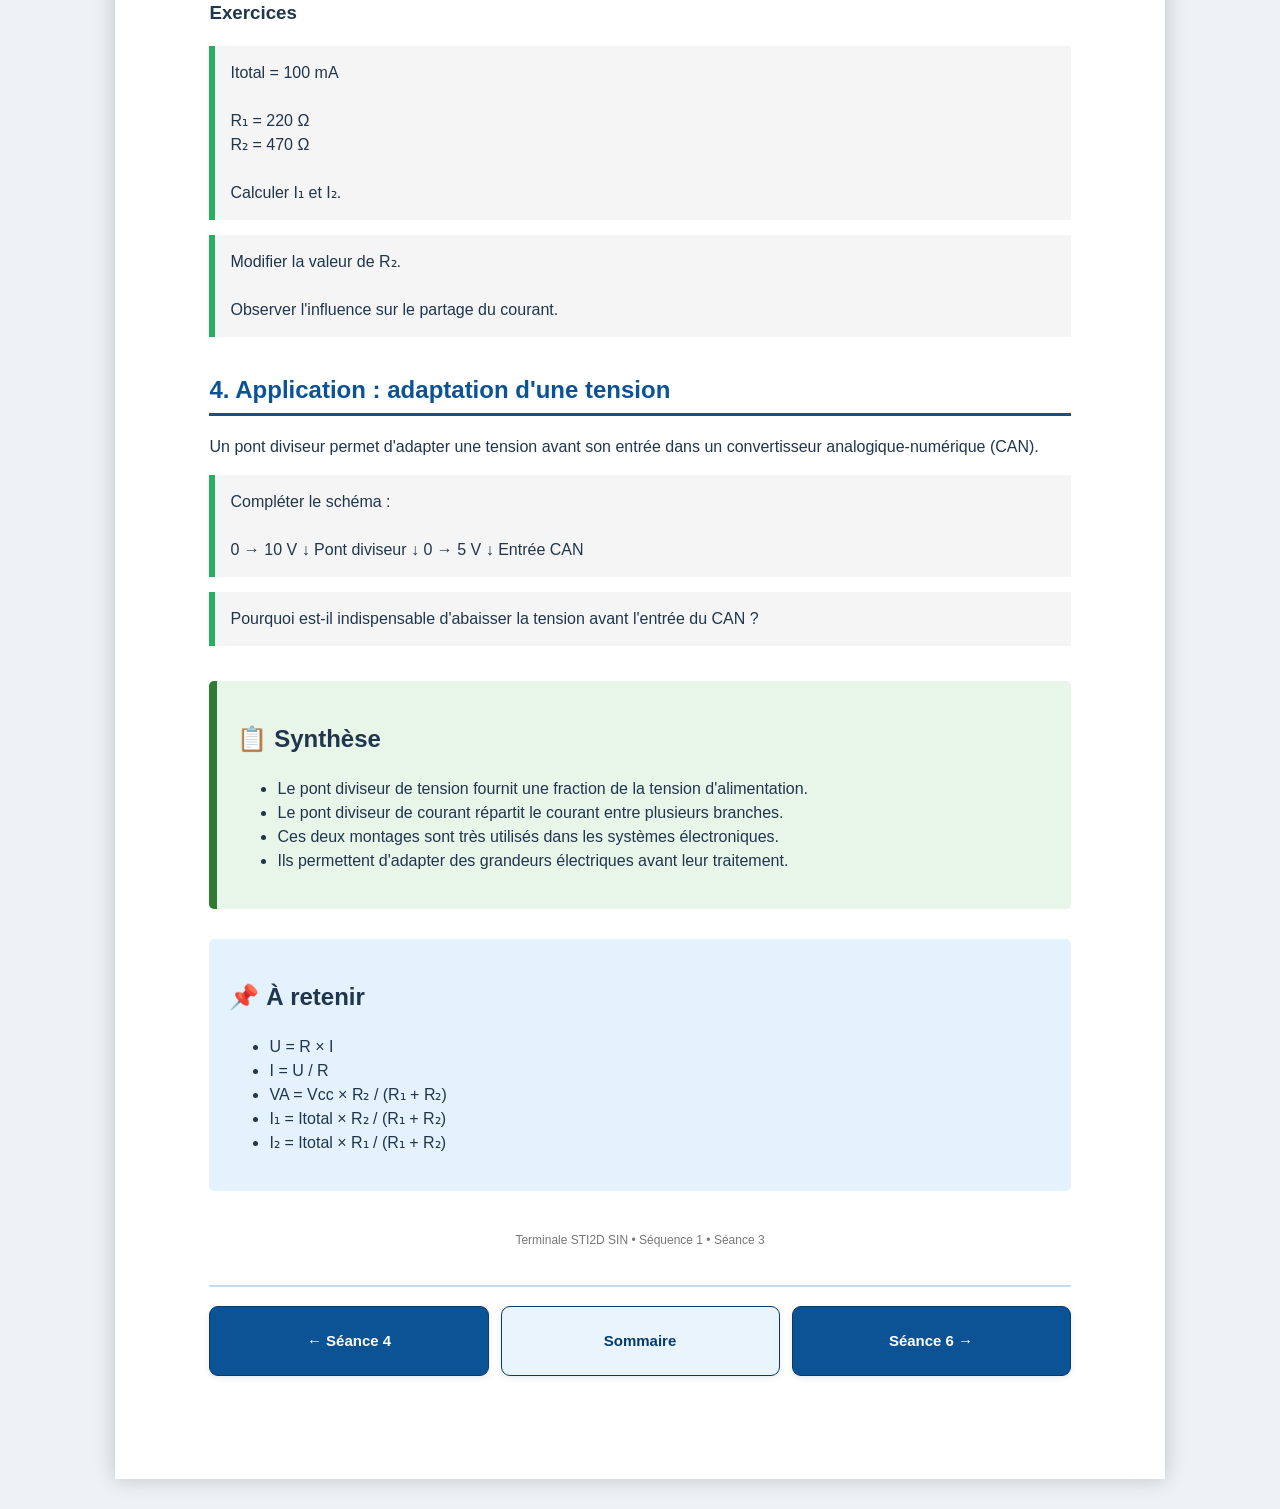
<file: séance_5.html>
<!DOCTYPE html>

<html lang="fr">
<head>
<meta charset="utf-8"/>
<title>Séance 5 - Pont diviseur de tension</title>
<style>

@page{
    size:A4;
    margin:15mm;
}

body{
    font-family:Segoe UI,Arial,sans-serif;
    background:#eceff3;
    margin:0;
    padding:30px;
}

.page{
    width:210mm;
    min-height:297mm;
    margin:auto;
    background:white;
    padding:25mm;
    box-sizing:border-box;
    box-shadow:0 0 20px rgba(0,0,0,.2);
}

header{
    background:#0b5394;
    color:white;
    padding:18px;
    border-radius:8px;
}

header h1{
    margin:0;
    font-size:30px;
}

header h2{
    margin-top:5px;
    font-size:20px;
    font-weight:normal;
}

.objectif{
    background:#d9edf7;
    border-left:8px solid #2980b9;
    padding:15px;
    margin-top:25px;
    border-radius:5px;
}

.situation{
    background:#fff3cd;
    border-left:8px solid #ffc107;
    padding:15px;
    margin-top:20px;
    border-radius:5px;
}

.section{
    margin-top:35px;
}

.section h2{
    color:#0b5394;
    border-bottom:3px solid #0b5394;
    padding-bottom:5px;
}

.formule{
    background:#f7f7f7;
    border:2px solid #0b5394;
    border-radius:8px;
    padding:18px;
    text-align:center;
    font-size:22px;
    font-weight:bold;
    margin:20px 0;
}

.exercice{
    background:#f5f5f5;
    border-left:6px solid #27ae60;
    padding:15px;
    margin-top:15px;
}

table{
    width:100%;
    border-collapse:collapse;
    margin-top:15px;
}

th{
    background:#0b5394;
    color:white;
    padding:10px;
}

td{
    border:1px solid #ccc;
    padding:10px;
}

.synthese{
    margin-top:35px;
    background:#e8f5e9;
    padding:20px;
    border-left:8px solid #2e7d32;
    border-radius:5px;
}

.formulaire{
    margin-top:30px;
    background:#e3f2fd;
    padding:20px;
    border-radius:5px;
}

footer{
    margin-top:40px;
    text-align:center;
    font-size:12px;
    color:#777;
}

</style>
<link href="sin-commun.css" rel="stylesheet"/></head>
<body>
<div class="page">
<header>
<h1>STI2D – Terminale SIN</h1>
<h2>Séquence 1 – Électricité</h2>
<h1>Séance 5 : Pont diviseur de tension</h1>
<h2>Adaptation d'une tension et partage du courant</h2>
</header>
<div class="objectif">
<h3>🎯 Objectif</h3>
<p>
Comprendre le fonctionnement du pont diviseur de tension et du pont diviseur de courant afin de les utiliser dans des montages électroniques et des systèmes d'acquisition.
</p>
</div>
<div class="situation">
<h3>🔍 Situation problème</h3>
<p>

Les entrées analogiques d'un microcontrôleur acceptent généralement une tension maximale de 5 V.
Comment mesurer une tension de 10 V sans détériorer l'entrée ?

</p>
<p><b>Insérer ici le schéma du pont diviseur.</b></p>
</div>
<div class="section">
<h2>1. Rappel</h2>
<p>Dans un circuit série, le courant est identique dans tous les composants.</p>
<div class="formule">

I = U / (R₁ + R₂)

</div>
<p>Revoir la loi d'Ohm et la résistance équivalente en série.</p>
</div>
<div class="section">
<h2>2. Pont diviseur de tension</h2>
<p>

Deux résistances sont montées en série entre <b>Vcc</b> et la masse.
La tension <b>VA</b> est prélevée entre les deux résistances.

</p>
<img alt="Pont diviseur de tension" src="images/Schéma pont diviseur de tension.png" width="500"/>
<h3>Formule</h3>
<div class="formule">

VA = Vcc × R₂ / (R₁ + R₂)

</div>
<h3>Démonstration</h3>
<div class="formule">

I = Vcc / (R₁ + R₂)

</div>
<div class="formule">

VA = R₂ × I

</div>
<h3>Exercices</h3>
<div class="exercice">
<b>Exercice 1</b>
<ul>
<li>Vcc = 9 V</li>
<li>R₁ = 1 kΩ</li>
<li>R₂ = 3 kΩ</li>
</ul>

Calculer VA.

</div>
<div class="exercice">
<b>Exercice 2</b>
<ul>
<li>Vcc = 5 V</li>
<li>R₁ = 2 kΩ</li>
<li>R₂ = 1 kΩ</li>
</ul>

Calculer VA.

</div>
<div class="exercice">
<b>Exercice 3</b>
<ul>
<li>Vcc = 5 V</li>
<li>R₁ = 1 kΩ</li>
<li>VA = 2,5 V</li>
</ul>

Déterminer la valeur de R₂.

</div>
</div>
<div class="section">
<h2>3. Pont diviseur de courant</h2>
<p>

Deux résistances sont montées en parallèle.
Le courant total se partage entre les deux branches.

</p>
<img alt="Pont diviseur de courant" src="images/Schéma pont diviseur de courant.png" width="500"/>
<div class="formule">

I₁ = Itotal × R₂ / (R₁ + R₂)

</div>
<div class="formule">

I₂ = Itotal × R₁ / (R₁ + R₂)

</div>
<h3>Exercices</h3>
<div class="exercice">

Itotal = 100 mA

<br/><br/>

R₁ = 220 Ω

<br/>

R₂ = 470 Ω

<br/><br/>

Calculer I₁ et I₂.

</div>
<div class="exercice">

Modifier la valeur de R₂.

<br/><br/>

Observer l'influence sur le partage du courant.

</div>
</div>
<div class="section">
<h2>4. Application : adaptation d'une tension</h2>
<p>

Un pont diviseur permet d'adapter une tension avant son entrée dans un convertisseur analogique-numérique (CAN).

</p>
<div class="exercice">

Compléter le schéma :

<br/><br/>

0 → 10 V

↓

Pont diviseur

↓

0 → 5 V

↓

Entrée CAN

</div>
<div class="exercice">

Pourquoi est-il indispensable d'abaisser la tension avant l'entrée du CAN ?

</div>
</div>
<div class="synthese">
<h2>📋 Synthèse</h2>
<ul>
<li>Le pont diviseur de tension fournit une fraction de la tension d'alimentation.</li>
<li>Le pont diviseur de courant répartit le courant entre plusieurs branches.</li>
<li>Ces deux montages sont très utilisés dans les systèmes électroniques.</li>
<li>Ils permettent d'adapter des grandeurs électriques avant leur traitement.</li>
</ul>
</div>
<div class="formulaire">
<h2>📌 À retenir</h2>
<ul>
<li>U = R × I</li>
<li>I = U / R</li>
<li>VA = Vcc × R₂ / (R₁ + R₂)</li>
<li>I₁ = Itotal × R₂ / (R₁ + R₂)</li>
<li>I₂ = Itotal × R₁ / (R₁ + R₂)</li>
</ul>
</div>

<footer>

Terminale STI2D SIN • Séquence 1 • Séance 3

</footer>
<nav aria-label="Navigation en bas de page" class="sin-footer-nav"><a href="séance_4.html">← Séance 4</a><a class="sin-home" href="index.html">Sommaire</a><a href="séance_6.html">Séance 6 →</a></nav></div>
</body>
</html>
</file>
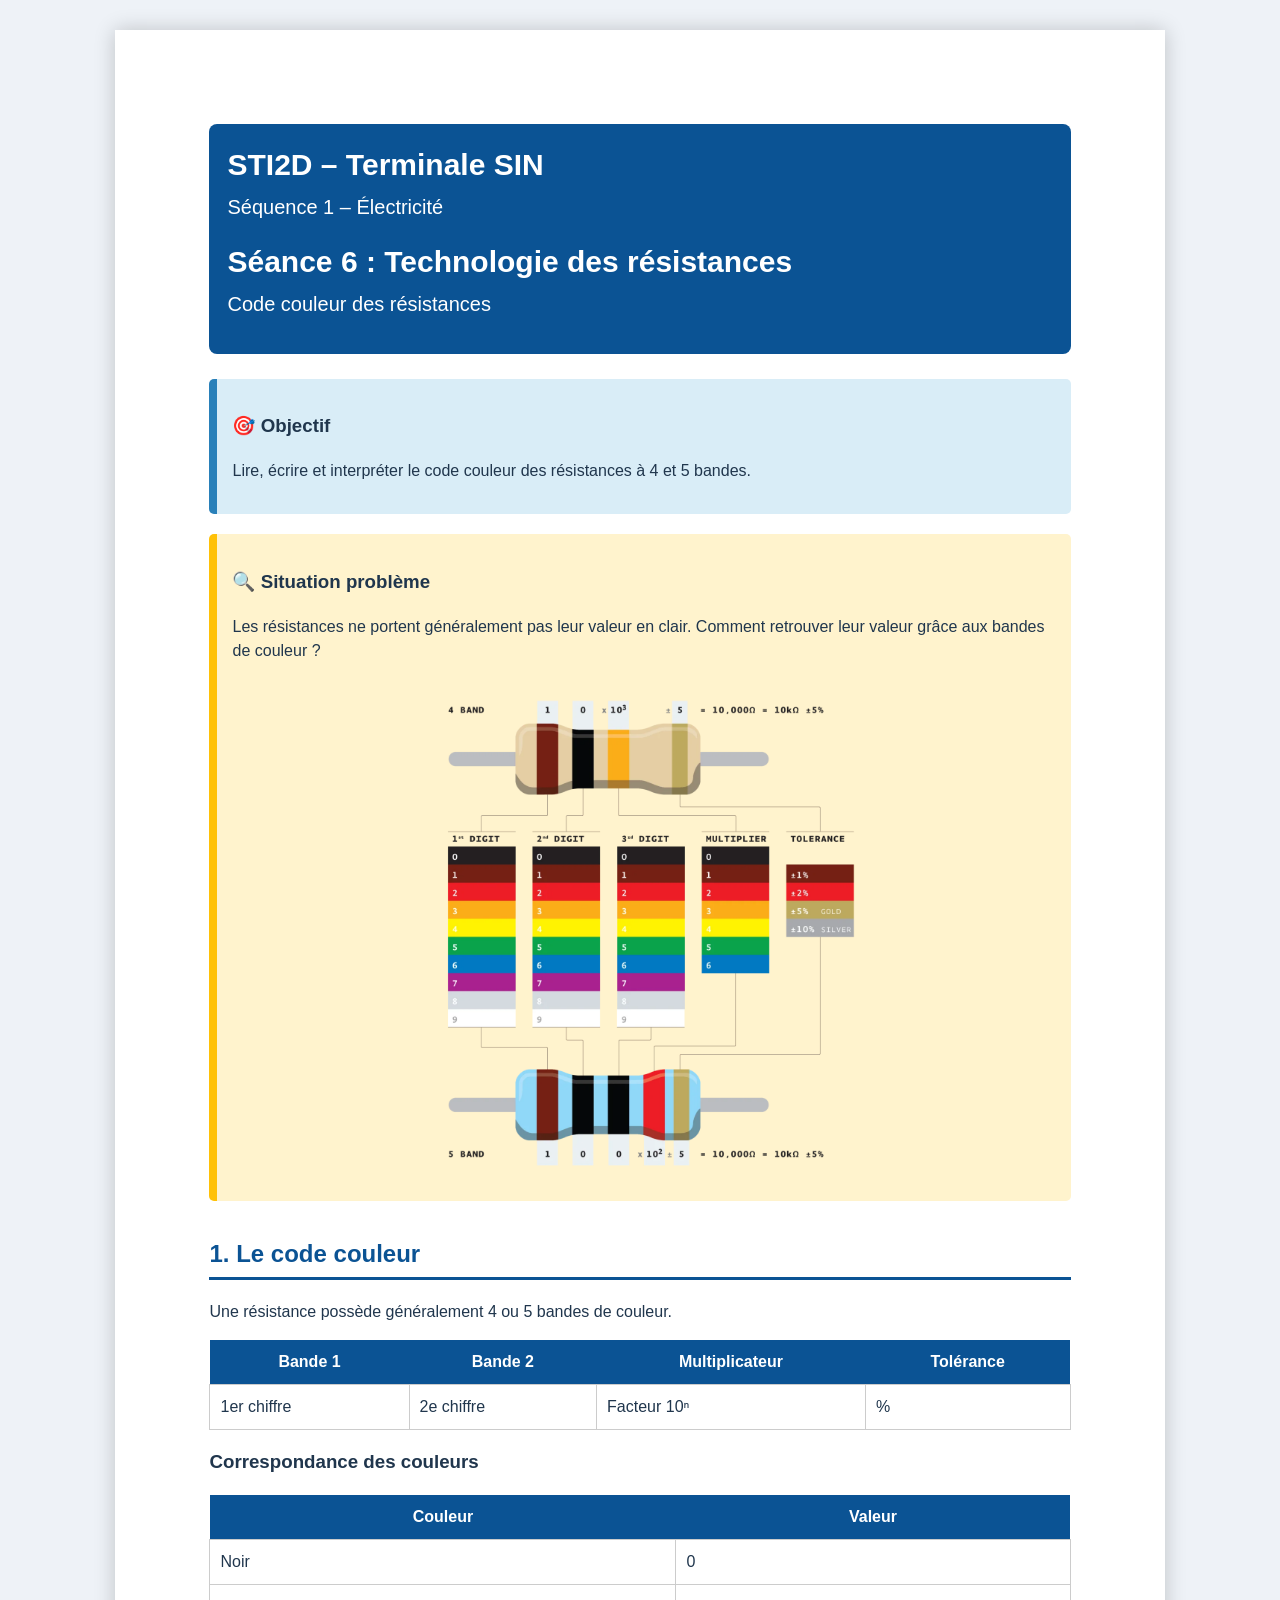
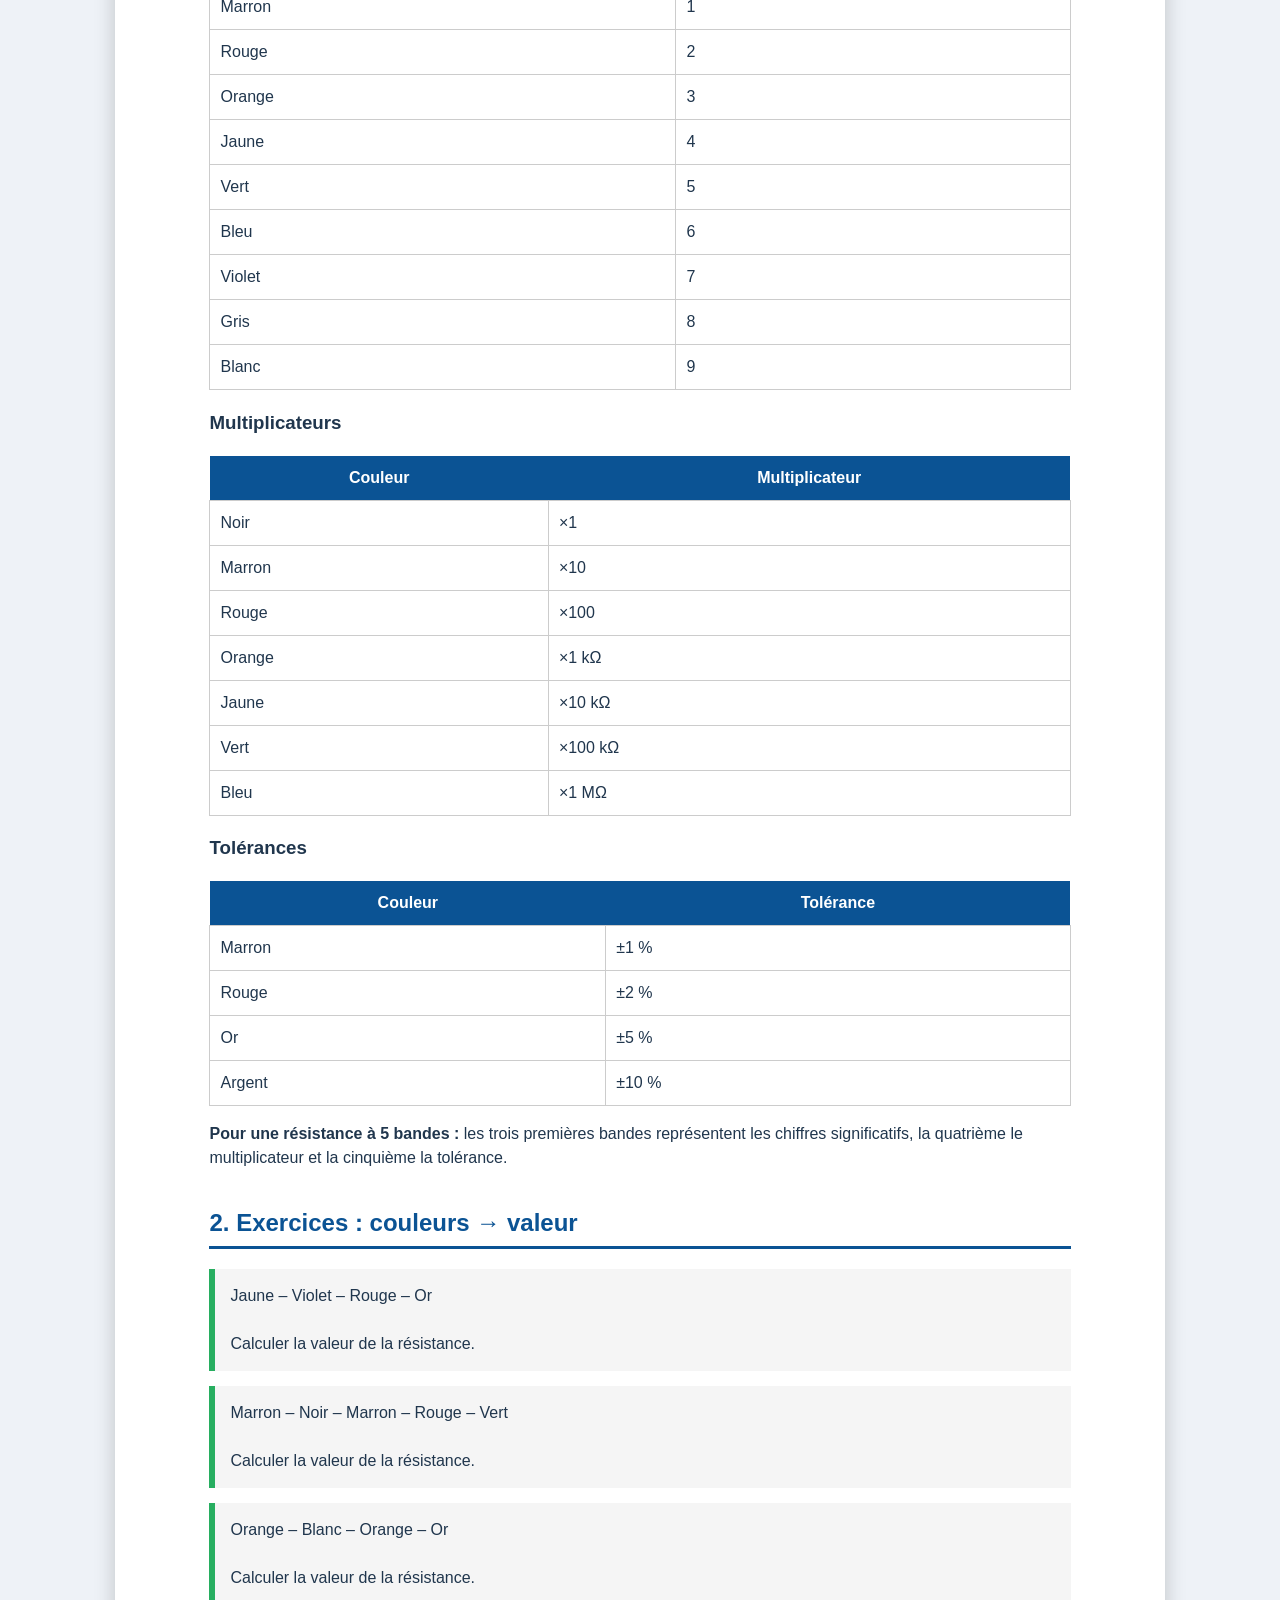
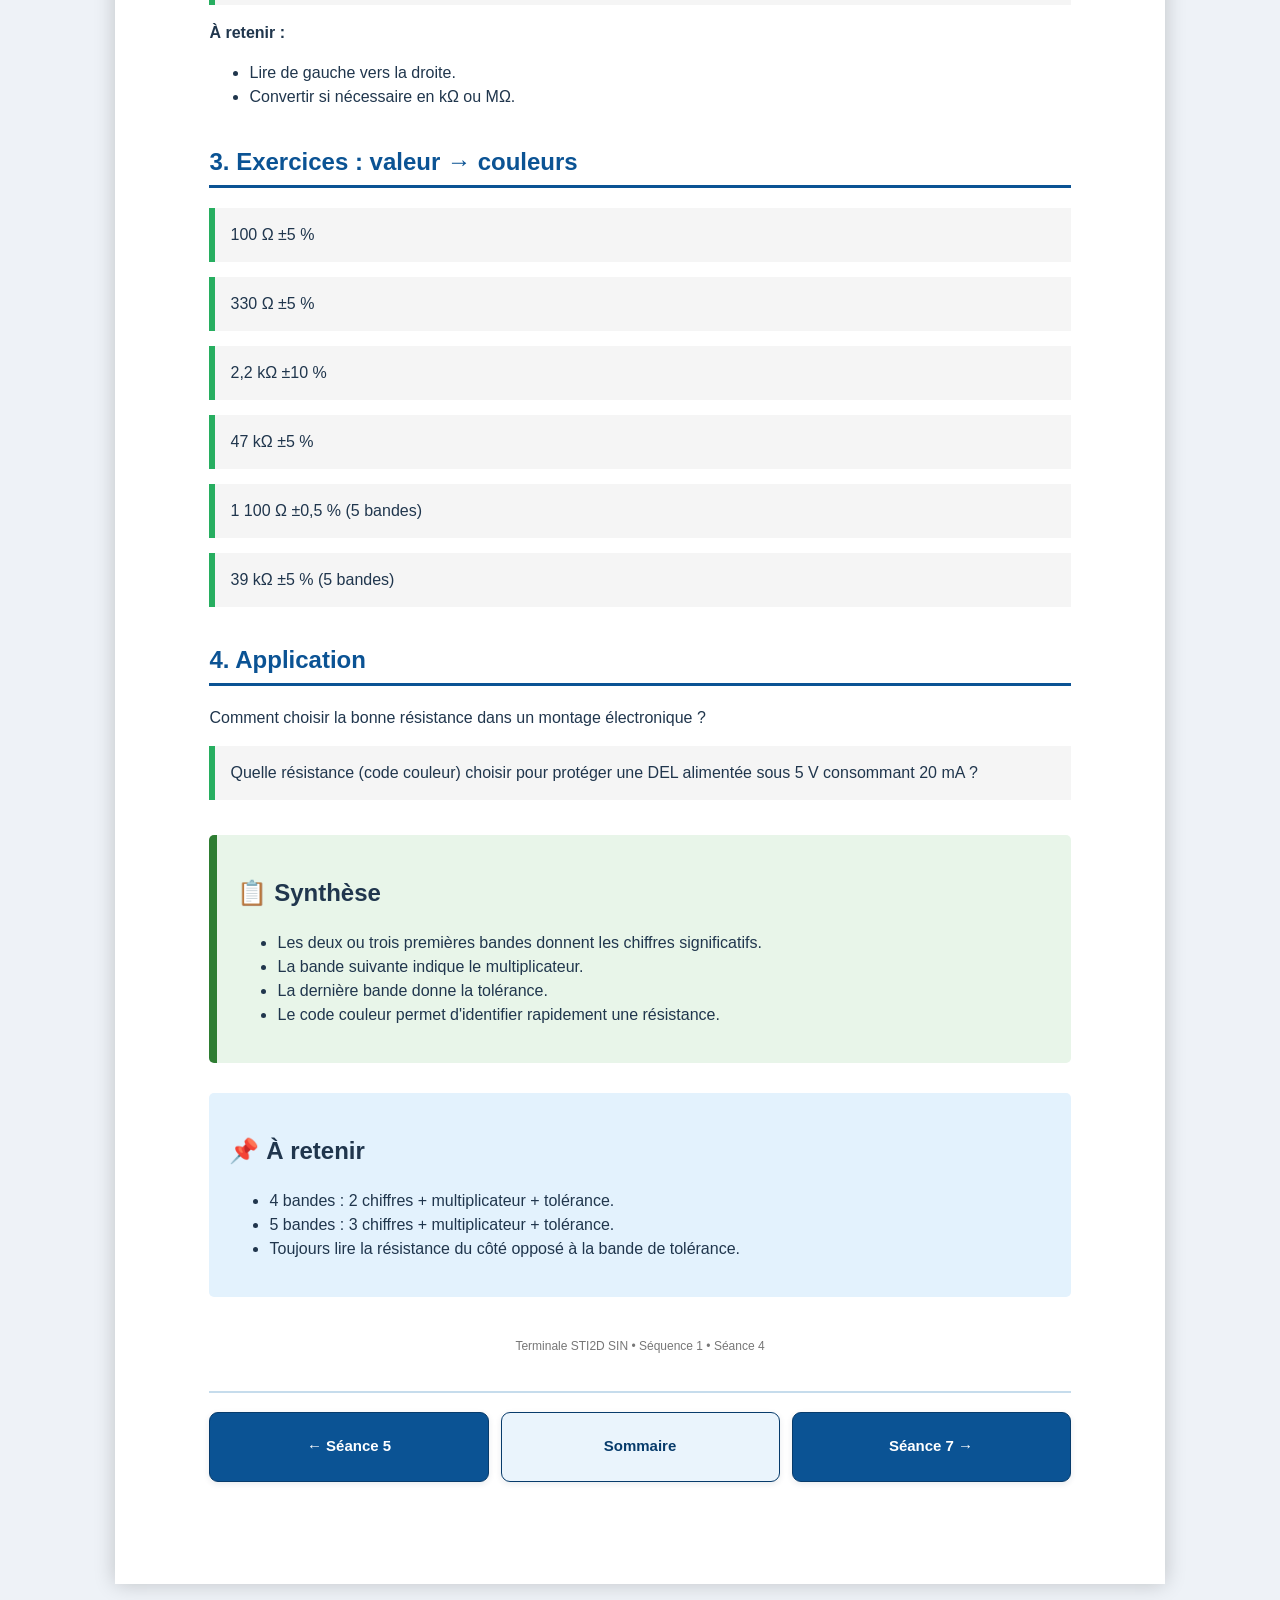
<file: séance_6.html>
<!DOCTYPE html>

<html lang="fr">
<head>
<meta charset="utf-8"/>
<title>Séance 6 - Technologie des résistances</title>
<style>

@page{
    size:A4;
    margin:15mm;
}

body{
    font-family:Segoe UI,Arial,sans-serif;
    background:#eceff3;
    margin:0;
    padding:30px;
}

.page{
    width:210mm;
    min-height:297mm;
    margin:auto;
    background:white;
    padding:25mm;
    box-sizing:border-box;
    box-shadow:0 0 20px rgba(0,0,0,.2);
}

header{
    background:#0b5394;
    color:white;
    padding:18px;
    border-radius:8px;
}

header h1{
    margin:0;
    font-size:30px;
}

header h2{
    margin-top:5px;
    font-size:20px;
    font-weight:normal;
}

.objectif{
    background:#d9edf7;
    border-left:8px solid #2980b9;
    padding:15px;
    margin-top:25px;
    border-radius:5px;
}

.situation{
    background:#fff3cd;
    border-left:8px solid #ffc107;
    padding:15px;
    margin-top:20px;
    border-radius:5px;
}

.section{
    margin-top:35px;
}

.section h2{
    color:#0b5394;
    border-bottom:3px solid #0b5394;
    padding-bottom:5px;
}

table{
    width:100%;
    border-collapse:collapse;
    margin-top:15px;
}

th{
    background:#0b5394;
    color:white;
    padding:10px;
}

td{
    border:1px solid #ccc;
    padding:10px;
}

.exercice{
    background:#f5f5f5;
    border-left:6px solid #27ae60;
    padding:15px;
    margin-top:15px;
}

.synthese{
    margin-top:35px;
    background:#e8f5e9;
    padding:20px;
    border-left:8px solid #2e7d32;
    border-radius:5px;
}

.formulaire{
    margin-top:30px;
    background:#e3f2fd;
    padding:20px;
    border-radius:5px;
}

footer{
    margin-top:40px;
    text-align:center;
    font-size:12px;
    color:#777;
}

</style>
<link href="sin-commun.css" rel="stylesheet"/></head>
<body>
<div class="page">
<header>
<h1>STI2D – Terminale SIN</h1>
<h2>Séquence 1 – Électricité</h2>
<h1>Séance 6 : Technologie des résistances</h1>
<h2>Code couleur des résistances</h2>
</header>
<div class="objectif">
<h3>🎯 Objectif</h3>
<p>
Lire, écrire et interpréter le code couleur des résistances à 4 et 5 bandes.
</p>
</div>
<div class="situation">
<h3>🔍 Situation problème</h3>
<p>

Les résistances ne portent généralement pas leur valeur en clair.

Comment retrouver leur valeur grâce aux bandes de couleur ?

</p>
<center><img alt="code_resistance" src="images/code_resistance.png" style="height:500px; width:auto;"/></center>
</div>
<div class="section">
<h2>1. Le code couleur</h2>
<p>Une résistance possède généralement 4 ou 5 bandes de couleur.</p>
<table>
<tr>
<th>Bande 1</th>
<th>Bande 2</th>
<th>Multiplicateur</th>
<th>Tolérance</th>
</tr>
<tr>
<td>1er chiffre</td>
<td>2e chiffre</td>
<td>Facteur 10ⁿ</td>
<td>%</td>
</tr>
</table>
<h3>Correspondance des couleurs</h3>
<table>
<tr><th>Couleur</th><th>Valeur</th></tr>
<tr><td>Noir</td><td>0</td></tr>
<tr><td>Marron</td><td>1</td></tr>
<tr><td>Rouge</td><td>2</td></tr>
<tr><td>Orange</td><td>3</td></tr>
<tr><td>Jaune</td><td>4</td></tr>
<tr><td>Vert</td><td>5</td></tr>
<tr><td>Bleu</td><td>6</td></tr>
<tr><td>Violet</td><td>7</td></tr>
<tr><td>Gris</td><td>8</td></tr>
<tr><td>Blanc</td><td>9</td></tr>
</table>
<h3>Multiplicateurs</h3>
<table>
<tr><th>Couleur</th><th>Multiplicateur</th></tr>
<tr><td>Noir</td><td>×1</td></tr>
<tr><td>Marron</td><td>×10</td></tr>
<tr><td>Rouge</td><td>×100</td></tr>
<tr><td>Orange</td><td>×1 kΩ</td></tr>
<tr><td>Jaune</td><td>×10 kΩ</td></tr>
<tr><td>Vert</td><td>×100 kΩ</td></tr>
<tr><td>Bleu</td><td>×1 MΩ</td></tr>
</table>
<h3>Tolérances</h3>
<table>
<tr><th>Couleur</th><th>Tolérance</th></tr>
<tr><td>Marron</td><td>±1 %</td></tr>
<tr><td>Rouge</td><td>±2 %</td></tr>
<tr><td>Or</td><td>±5 %</td></tr>
<tr><td>Argent</td><td>±10 %</td></tr>
</table>
<p><b>Pour une résistance à 5 bandes :</b> les trois premières bandes représentent les chiffres significatifs, la quatrième le multiplicateur et la cinquième la tolérance.</p>
</div>
<div class="section">
<h2>2. Exercices : couleurs → valeur</h2>
<div class="exercice">

Jaune – Violet – Rouge – Or

<br/><br/>

Calculer la valeur de la résistance.

</div>
<div class="exercice">

Marron – Noir – Marron – Rouge – Vert

<br/><br/>

Calculer la valeur de la résistance.

</div>
<div class="exercice">

Orange – Blanc – Orange – Or

<br/><br/>

Calculer la valeur de la résistance.

</div>
<p><b>À retenir :</b></p>
<ul>
<li>Lire de gauche vers la droite.</li>
<li>Convertir si nécessaire en kΩ ou MΩ.</li>
</ul>
</div>
<div class="section">
<h2>3. Exercices : valeur → couleurs</h2>
<div class="exercice">

100 Ω ±5 %

</div>
<div class="exercice">

330 Ω ±5 %

</div>
<div class="exercice">

2,2 kΩ ±10 %

</div>
<div class="exercice">

47 kΩ ±5 %

</div>
<div class="exercice">

1 100 Ω ±0,5 % (5 bandes)

</div>
<div class="exercice">

39 kΩ ±5 % (5 bandes)

</div>
</div>
<div class="section">
<h2>4. Application</h2>
<p>

Comment choisir la bonne résistance dans un montage électronique ?

</p>
<div class="exercice">

Quelle résistance (code couleur) choisir pour protéger une DEL alimentée sous 5 V consommant 20 mA ?

</div>
</div>
<div class="synthese">
<h2>📋 Synthèse</h2>
<ul>
<li>Les deux ou trois premières bandes donnent les chiffres significatifs.</li>
<li>La bande suivante indique le multiplicateur.</li>
<li>La dernière bande donne la tolérance.</li>
<li>Le code couleur permet d'identifier rapidement une résistance.</li>
</ul>
</div>
<div class="formulaire">
<h2>📌 À retenir</h2>
<ul>
<li>4 bandes : 2 chiffres + multiplicateur + tolérance.</li>
<li>5 bandes : 3 chiffres + multiplicateur + tolérance.</li>
<li>Toujours lire la résistance du côté opposé à la bande de tolérance.</li>
</ul>
</div>

<footer>

Terminale STI2D SIN • Séquence 1 • Séance 4

</footer>
<nav aria-label="Navigation en bas de page" class="sin-footer-nav"><a href="séance_5.html">← Séance 5</a><a class="sin-home" href="index.html">Sommaire</a><a href="séance_7.html">Séance 7 →</a></nav></div>
</body>
</html>
</file>
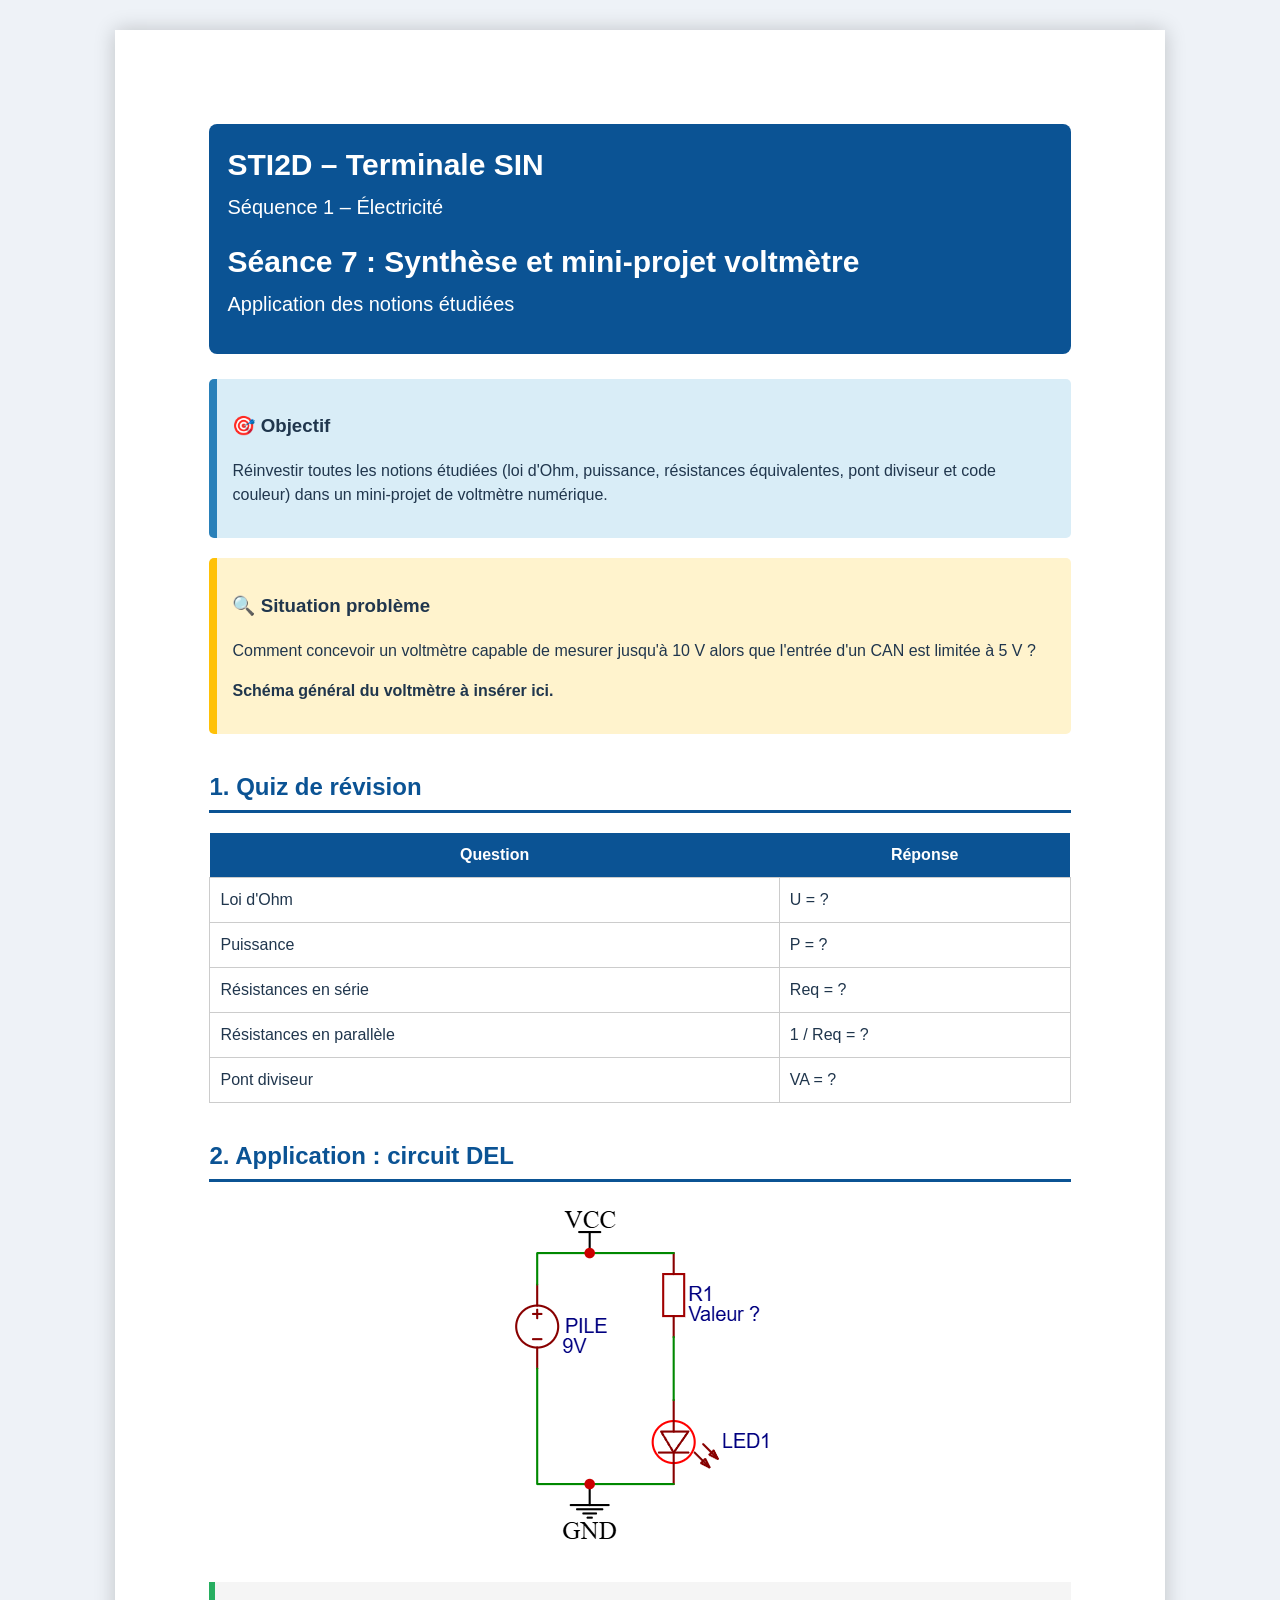
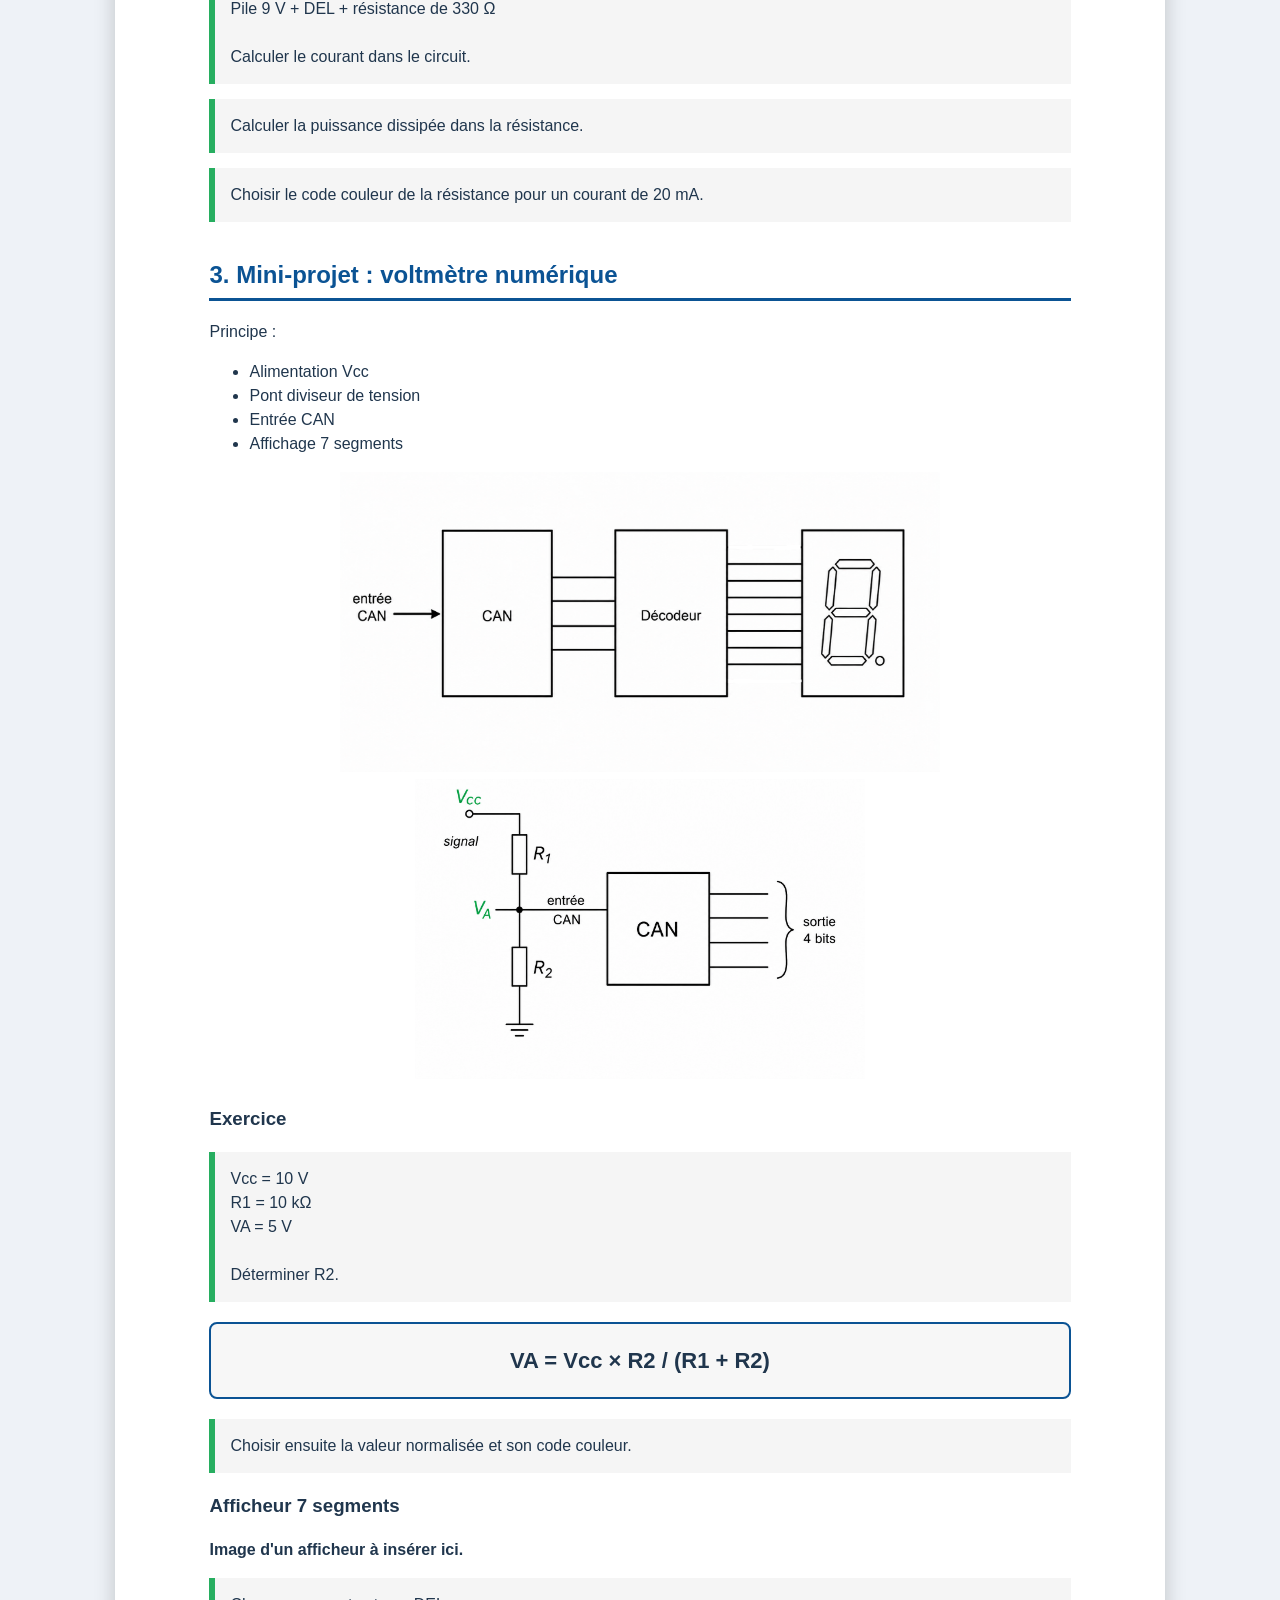
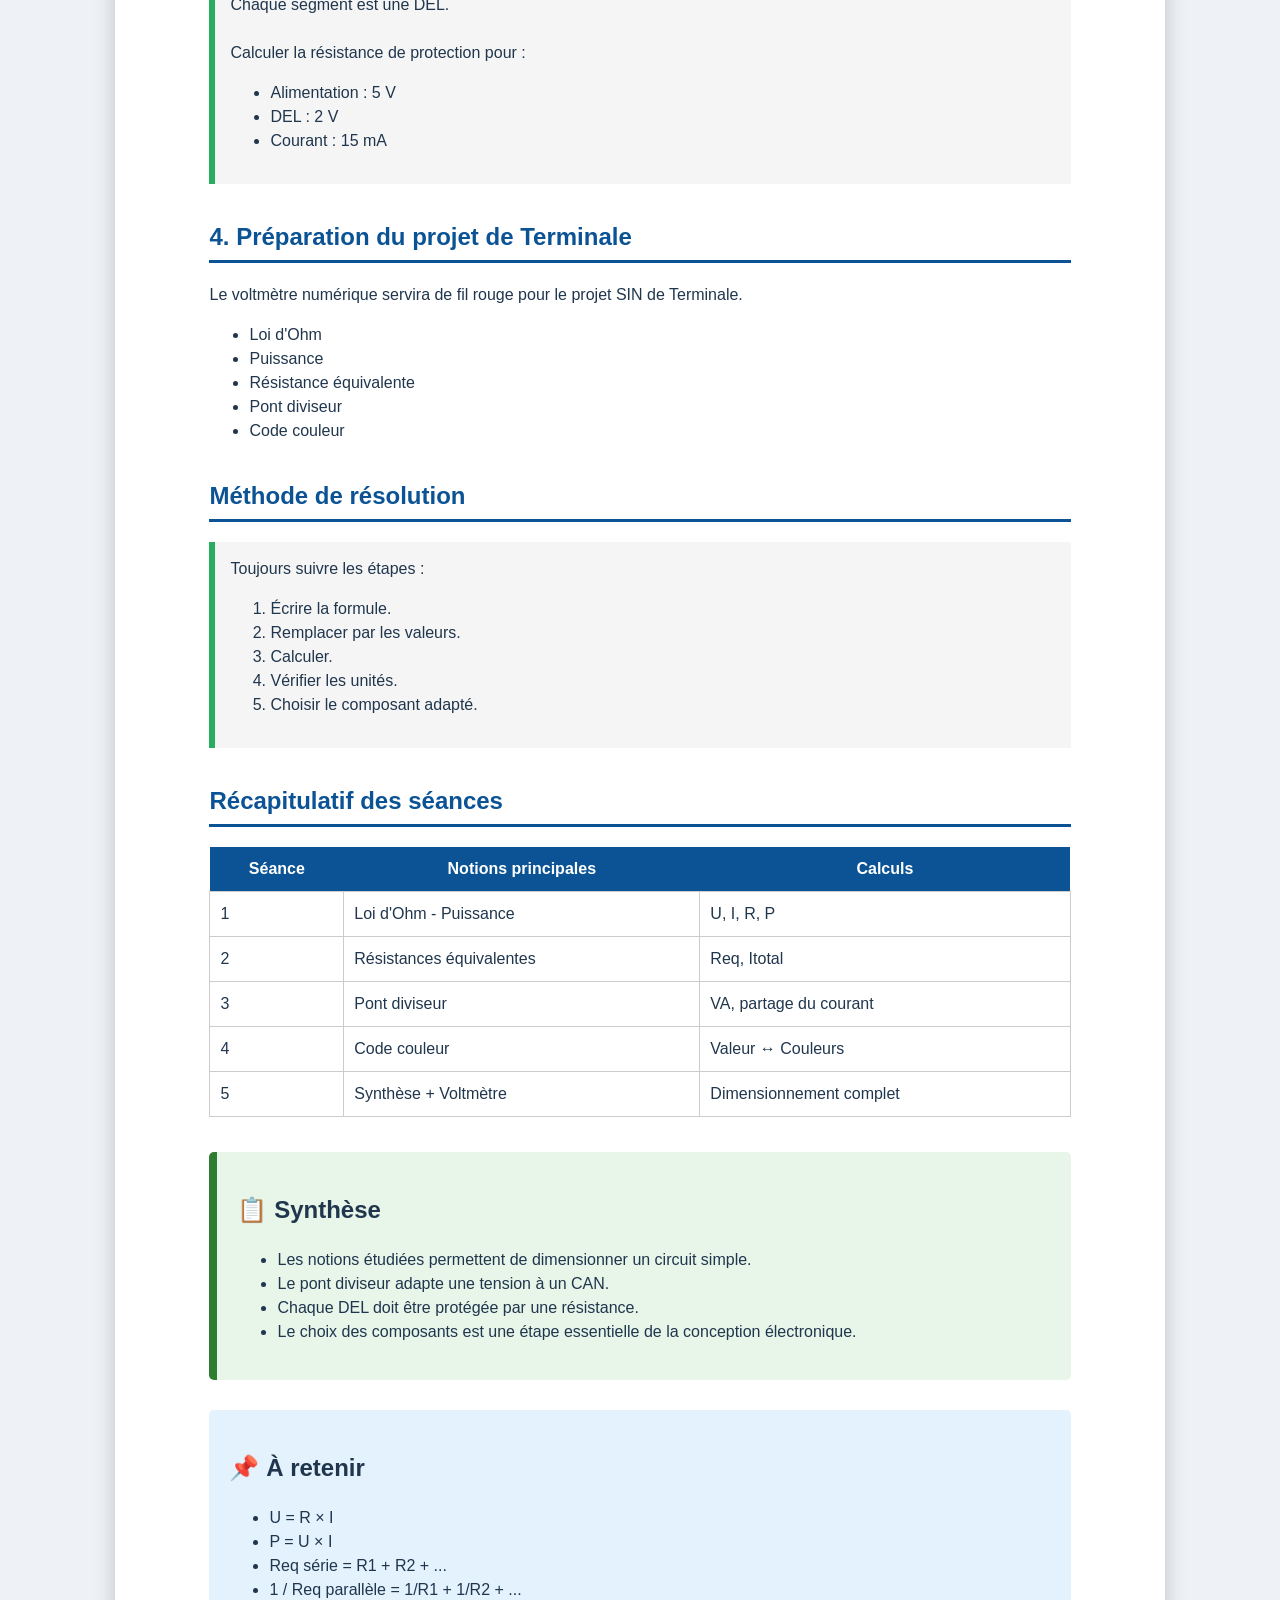
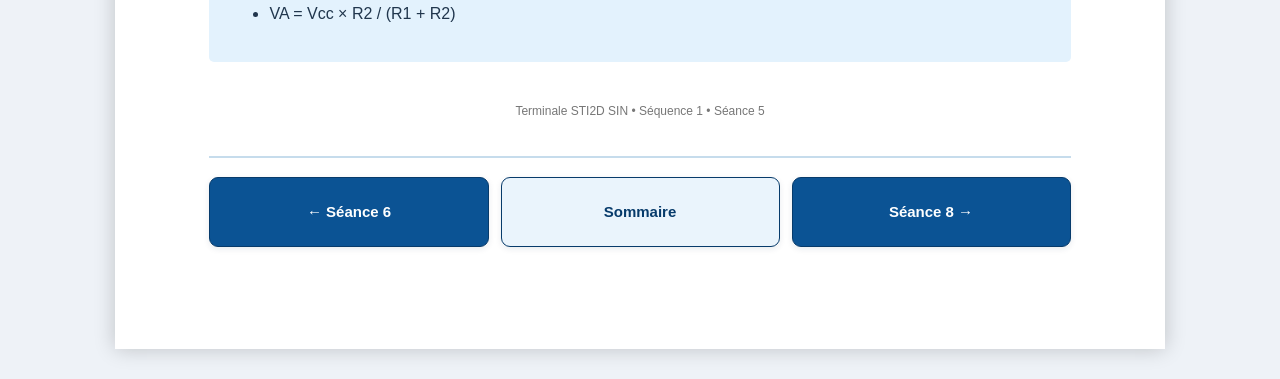
<file: séance_7.html>
<!DOCTYPE html>

<html lang="fr">
<head>
<meta charset="utf-8"/>
<title>Séance 7 - Synthèse et mini-projet voltmètre</title>
<style>

@page{
    size:A4;
    margin:15mm;
}

body{
    font-family:Segoe UI,Arial,sans-serif;
    background:#eceff3;
    margin:0;
    padding:30px;
}

.page{
    width:210mm;
    min-height:297mm;
    margin:auto;
    background:white;
    padding:25mm;
    box-sizing:border-box;
    box-shadow:0 0 20px rgba(0,0,0,.2);
}

header{
    background:#0b5394;
    color:white;
    padding:18px;
    border-radius:8px;
}

header h1{
    margin:0;
    font-size:30px;
}

header h2{
    margin-top:5px;
    font-size:20px;
    font-weight:normal;
}

.objectif{
    background:#d9edf7;
    border-left:8px solid #2980b9;
    padding:15px;
    margin-top:25px;
    border-radius:5px;
}

.situation{
    background:#fff3cd;
    border-left:8px solid #ffc107;
    padding:15px;
    margin-top:20px;
    border-radius:5px;
}

.section{
    margin-top:35px;
}

.section h2{
    color:#0b5394;
    border-bottom:3px solid #0b5394;
    padding-bottom:5px;
}

.formule{
    background:#f7f7f7;
    border:2px solid #0b5394;
    border-radius:8px;
    padding:20px;
    text-align:center;
    font-size:22px;
    font-weight:bold;
    margin:20px 0;
}

.exercice{
    background:#f5f5f5;
    border-left:6px solid #27ae60;
    padding:15px;
    margin-top:15px;
}

table{
    width:100%;
    border-collapse:collapse;
    margin-top:15px;
}

th{
    background:#0b5394;
    color:white;
    padding:10px;
}

td{
    border:1px solid #ccc;
    padding:10px;
}

.synthese{
    margin-top:35px;
    background:#e8f5e9;
    padding:20px;
    border-left:8px solid #2e7d32;
    border-radius:5px;
}

.formulaire{
    margin-top:30px;
    background:#e3f2fd;
    padding:20px;
    border-radius:5px;
}

footer{
    margin-top:40px;
    text-align:center;
    font-size:12px;
    color:#777;
}

</style>
<link href="sin-commun.css" rel="stylesheet"/></head>
<body>
<div class="page">
<header>
<h1>STI2D – Terminale SIN</h1>
<h2>Séquence 1 – Électricité</h2>
<h1>Séance 7 : Synthèse et mini-projet voltmètre</h1>
<h2>Application des notions étudiées</h2>
</header>
<div class="objectif">
<h3>🎯 Objectif</h3>
<p>
Réinvestir toutes les notions étudiées (loi d'Ohm, puissance, résistances équivalentes, pont diviseur et code couleur) dans un mini-projet de voltmètre numérique.
</p>
</div>
<div class="situation">
<h3>🔍 Situation problème</h3>
<p>

Comment concevoir un voltmètre capable de mesurer jusqu'à 10 V alors que l'entrée d'un CAN est limitée à 5 V ?

</p>
<p><b>Schéma général du voltmètre à insérer ici.</b></p>
</div>
<div class="section">
<h2>1. Quiz de révision</h2>
<table>
<tr>
<th>Question</th>
<th>Réponse</th>
</tr>
<tr>
<td>Loi d'Ohm</td>
<td>U = ?</td>
</tr>
<tr>
<td>Puissance</td>
<td>P = ?</td>
</tr>
<tr>
<td>Résistances en série</td>
<td>Req = ?</td>
</tr>
<tr>
<td>Résistances en parallèle</td>
<td>1 / Req = ?</td>
</tr>
<tr>
<td>Pont diviseur</td>
<td>VA = ?</td>
</tr>
</table>
</div>
<div class="section">
<h2>2. Application : circuit DEL</h2>
<center><img alt="Circuit 1" src="images/montage_1.png"/></center>
<div class="exercice">

Pile 9 V + DEL + résistance de 330 Ω

<br/><br/>

Calculer le courant dans le circuit.

</div>
<div class="exercice">

Calculer la puissance dissipée dans la résistance.

</div>
<div class="exercice">

Choisir le code couleur de la résistance pour un courant de 20 mA.

</div>
</div>
<div class="section">
<h2>3. Mini-projet : voltmètre numérique</h2>
<p>

Principe :

</p>
<ul>
<li>Alimentation Vcc</li>
<li>Pont diviseur de tension</li>
<li>Entrée CAN</li>
<li>Affichage 7 segments</li>
</ul>
<center><img alt="voltmètre" src="images/voltmètre.png" style="height:300px; width:auto;"/></center>
<center><img alt="can" src="images/can.png" style="height:300px; width:auto;"/></center>
<h3>Exercice</h3>
<div class="exercice">

Vcc = 10 V

<br/>

R1 = 10 kΩ

<br/>

VA = 5 V

<br/><br/>

Déterminer R2.

</div>
<div class="formule">

VA = Vcc × R2 / (R1 + R2)

</div>
<div class="exercice">

Choisir ensuite la valeur normalisée et son code couleur.

</div>
<h3>Afficheur 7 segments</h3>
<p><b>Image d'un afficheur à insérer ici.</b></p>
<div class="exercice">

Chaque segment est une DEL.

<br/><br/>

Calculer la résistance de protection pour :

<ul>
<li>Alimentation : 5 V</li>
<li>DEL : 2 V</li>
<li>Courant : 15 mA</li>
</ul>
</div>
</div>
<div class="section">
<h2>4. Préparation du projet de Terminale</h2>
<p>

Le voltmètre numérique servira de fil rouge pour le projet SIN de Terminale.

</p>
<ul>
<li>Loi d'Ohm</li>
<li>Puissance</li>
<li>Résistance équivalente</li>
<li>Pont diviseur</li>
<li>Code couleur</li>
</ul>
</div>
<div class="section">
<h2>Méthode de résolution</h2>
<div class="exercice">

Toujours suivre les étapes :

<ol>
<li>Écrire la formule.</li>
<li>Remplacer par les valeurs.</li>
<li>Calculer.</li>
<li>Vérifier les unités.</li>
<li>Choisir le composant adapté.</li>
</ol>
</div>
</div>
<div class="section">
<h2>Récapitulatif des séances</h2>
<table>
<tr>
<th>Séance</th>
<th>Notions principales</th>
<th>Calculs</th>
</tr>
<tr>
<td>1</td>
<td>Loi d'Ohm - Puissance</td>
<td>U, I, R, P</td>
</tr>
<tr>
<td>2</td>
<td>Résistances équivalentes</td>
<td>Req, Itotal</td>
</tr>
<tr>
<td>3</td>
<td>Pont diviseur</td>
<td>VA, partage du courant</td>
</tr>
<tr>
<td>4</td>
<td>Code couleur</td>
<td>Valeur ↔ Couleurs</td>
</tr>
<tr>
<td>5</td>
<td>Synthèse + Voltmètre</td>
<td>Dimensionnement complet</td>
</tr>
</table>
</div>
<div class="synthese">
<h2>📋 Synthèse</h2>
<ul>
<li>Les notions étudiées permettent de dimensionner un circuit simple.</li>
<li>Le pont diviseur adapte une tension à un CAN.</li>
<li>Chaque DEL doit être protégée par une résistance.</li>
<li>Le choix des composants est une étape essentielle de la conception électronique.</li>
</ul>
</div>
<div class="formulaire">
<h2>📌 À retenir</h2>
<ul>
<li>U = R × I</li>
<li>P = U × I</li>
<li>Req série = R1 + R2 + ...</li>
<li>1 / Req parallèle = 1/R1 + 1/R2 + ...</li>
<li>VA = Vcc × R2 / (R1 + R2)</li>
</ul>
</div>

<footer>

Terminale STI2D SIN • Séquence 1 • Séance 5

</footer>
<nav aria-label="Navigation en bas de page" class="sin-footer-nav"><a href="séance_6.html">← Séance 6</a><a class="sin-home" href="index.html">Sommaire</a><a href="séance_8.html">Séance 8 →</a></nav></div>
</body>
</html>
</file>
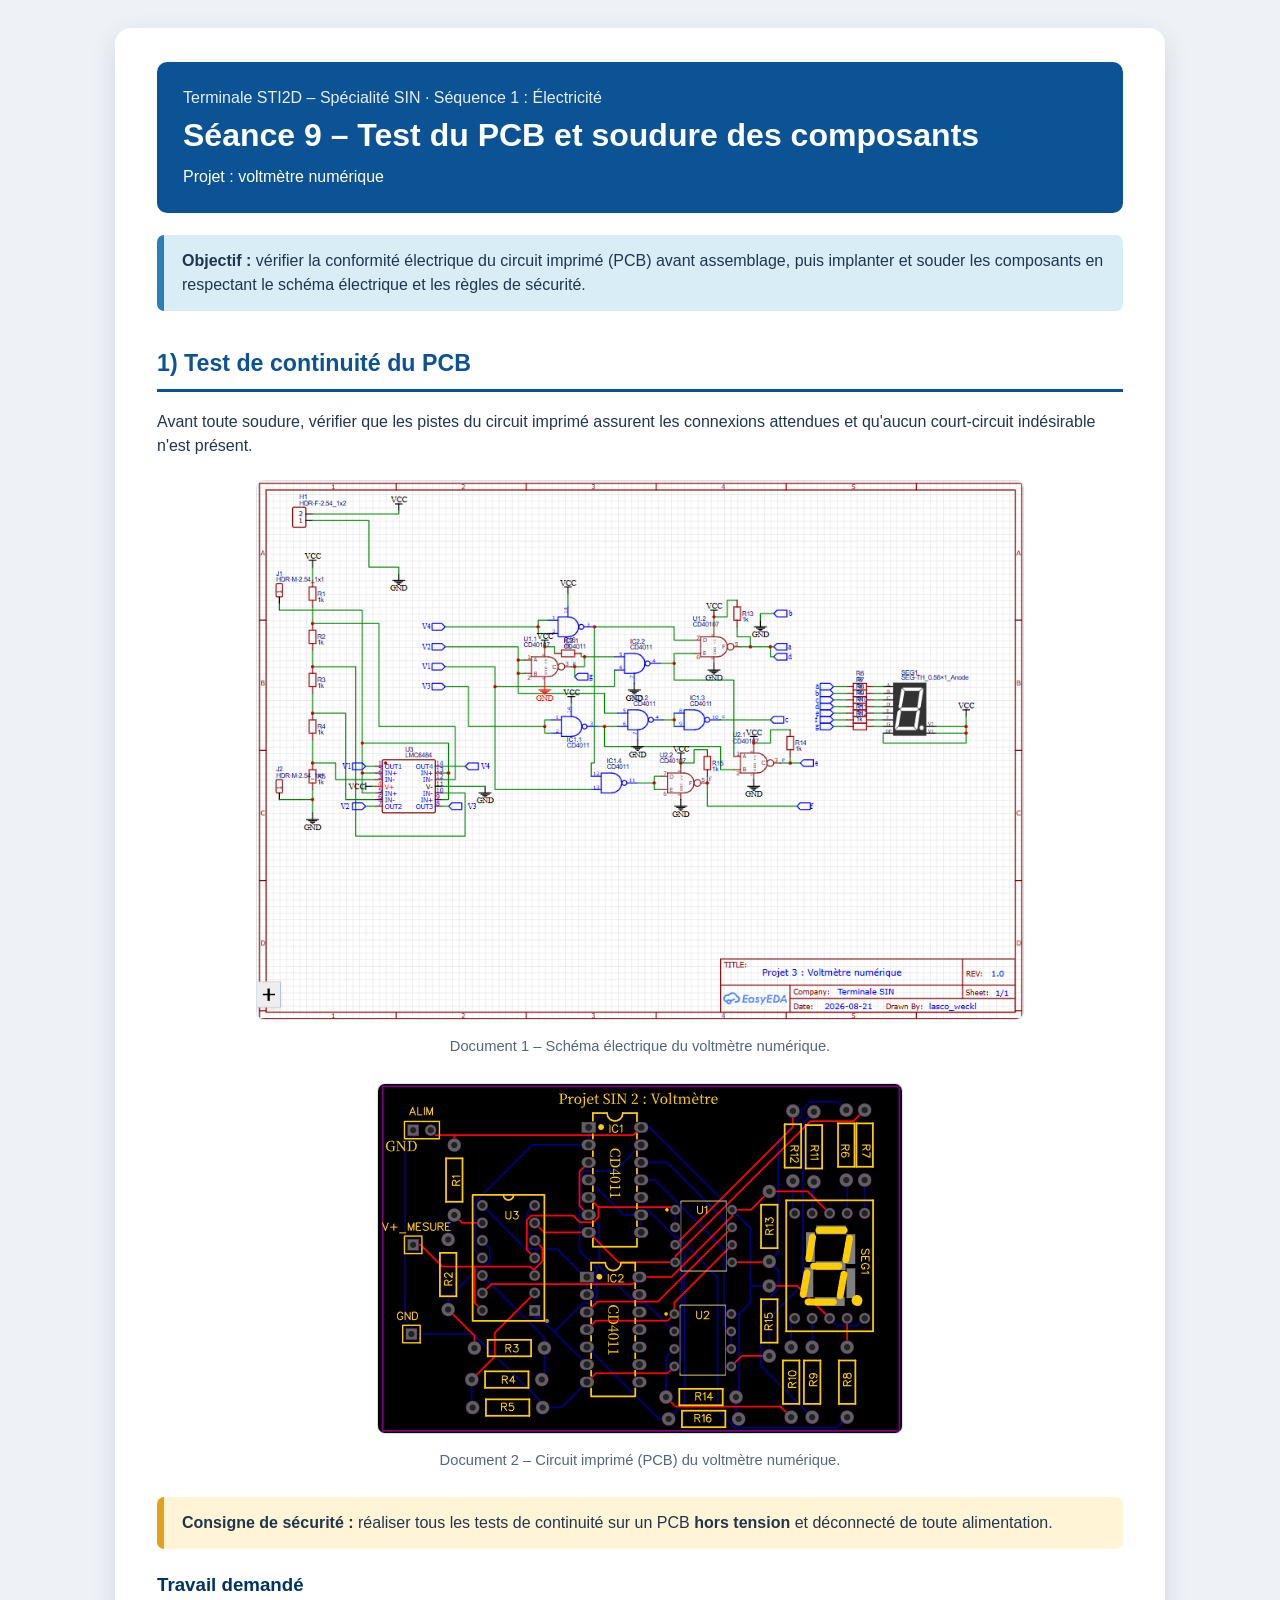
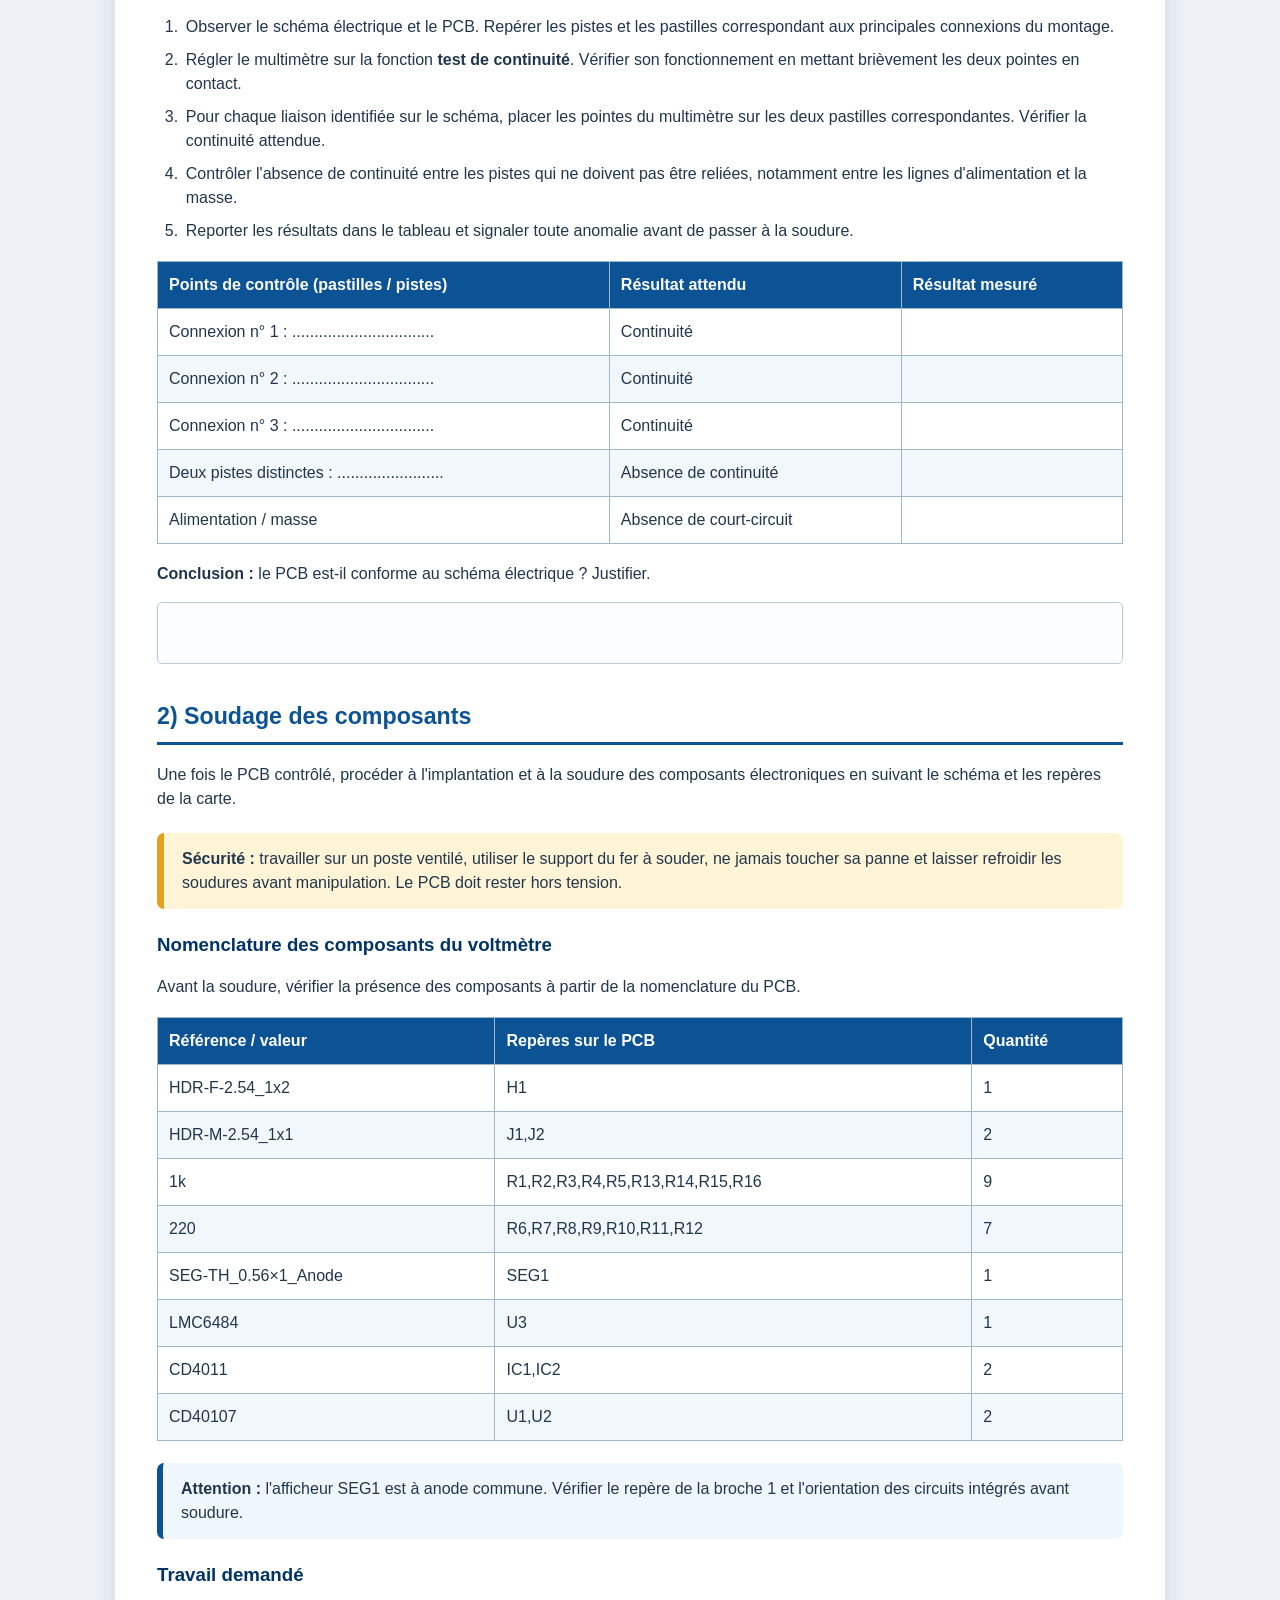
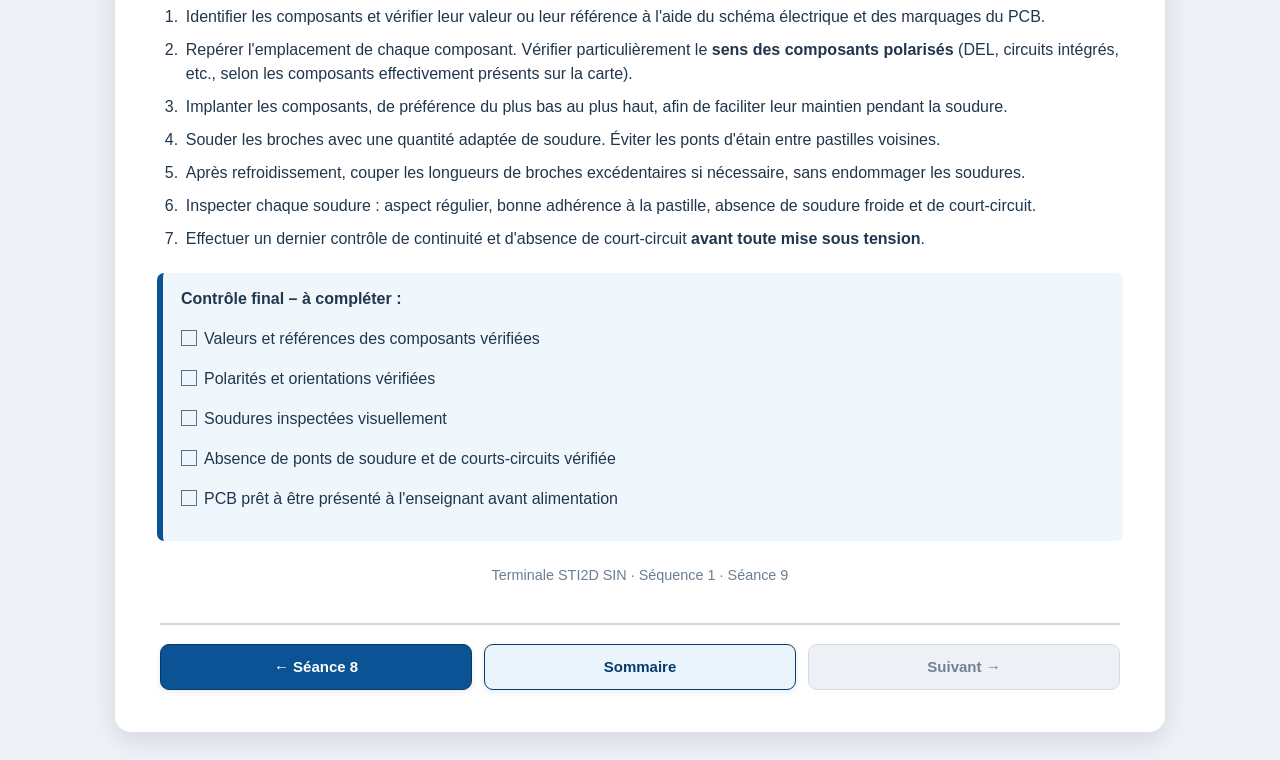
<file: séance_9.html>
<!DOCTYPE html>

<html lang="fr">
<head>
<meta charset="utf-8"/>
<meta content="width=device-width, initial-scale=1" name="viewport"/>
<title>Séance 9 – Test du PCB et soudure des composants | Terminale STI2D SIN</title>
<style>
        :root {
            --bleu: #0b5394;
            --bleu-fonce: #003366;
            --bleu-clair: #d9edf7;
            --fond: #eef2f7;
            --texte: #23364a;
        }
        * { box-sizing: border-box; }
        body {
            margin: 0;
            padding: 28px 14px;
            background: var(--fond);
            color: var(--texte);
            font-family: "Segoe UI", Arial, sans-serif;
            line-height: 1.6;
        }
        main {
            max-width: 960px;
            margin: 0 auto;
            padding: 34px 42px;
            background: white;
            border-radius: 16px;
            box-shadow: 0 8px 26px rgba(0, 30, 60, .12);
        }
        header {
            padding: 24px 26px;
            background: var(--bleu);
            color: white;
            border-radius: 10px;
        }
        header .sur-titre { margin: 0 0 5px; opacity: .9; }
        h1 { margin: 0; font-size: 2rem; line-height: 1.25; }
        header .sous-titre { margin: 10px 0 0; }
        h2 {
            margin: 35px 0 18px;
            padding-bottom: 8px;
            color: var(--bleu);
            border-bottom: 3px solid var(--bleu);
            font-size: 1.45rem;
        }
        h3 { margin: 22px 0 8px; color: var(--bleu-fonce); }
        .objectif, .attention, .consigne {
            padding: 14px 18px;
            margin: 22px 0;
            border-radius: 7px;
        }
        .objectif { background: var(--bleu-clair); border-left: 7px solid #2980b9; }
        .attention { background: #fff4d6; border-left: 7px solid #e4a21c; }
        .consigne { background: #f0f7fc; border-left: 6px solid var(--bleu); }
        figure { margin: 22px 0 26px; text-align: center; }
        figure img {
            max-width: 100%;
            max-height: 540px;
            width: auto;
            height: auto;
            border: 1px solid #d8e2ed;
            border-radius: 8px;
            background: white;
        }
        figcaption { margin-top: 8px; color: #53677a; font-size: .92rem; }
        ol { padding-left: 1.6rem; }
        li { padding-left: .2rem; margin-bottom: 9px; }
        table { width: 100%; border-collapse: collapse; margin: 18px 0; }
        th { background: var(--bleu); color: white; }
        th, td { padding: 11px; border: 1px solid #9fb8cc; text-align: left; }
        tbody tr:nth-child(even) { background: #f2f7fb; }
        td.vide { min-height: 38px; }
        .case { display: inline-block; width: 16px; height: 16px; border: 1.5px solid #58718a; vertical-align: -2px; margin-right: 7px; }
        .reponse { min-height: 62px; border: 1px solid #b8cada; border-radius: 5px; background: #fbfdff; margin: 12px 0 22px; }
        .navigation {
            display: flex;
            justify-content: center;
            flex-wrap: wrap;
            gap: 12px;
            margin-top: 40px;
            padding-top: 20px;
            border-top: 1px solid #d8e2ec;
        }
        .navigation a {
            display: inline-block;
            padding: 12px 20px;
            background: var(--bleu);
            border-radius: 9px;
            color: white;
            font-weight: 600;
            text-decoration: none;
        }
        .navigation a:hover, .navigation a:focus { background: #ff9800; color: #172c42; }
        footer { text-align: center; margin-top: 24px; color: #6c7e90; font-size: .9rem; }
        @media (max-width: 650px) {
            body { padding: 0; }
            main { padding: 18px; border-radius: 0; }
            h1 { font-size: 1.55rem; }
            h2 { font-size: 1.25rem; }
            th, td { padding: 7px; font-size: .88rem; }
        }
        @media print {
            @page { size: A4; margin: 13mm; }
            body { padding: 0; background: white; }
            main { max-width: none; padding: 0; box-shadow: none; }
            figure, table, .consigne, .objectif, .attention { break-inside: avoid; }
            h2, h3 { break-after: avoid; }
            .navigation { display: none; }
        }
    </style>
<link href="sin-commun.css" rel="stylesheet"/></head>
<body>
<main>
<header>
<p class="sur-titre">Terminale STI2D – Spécialité SIN · Séquence 1 : Électricité</p>
<h1>Séance 9 – Test du PCB et soudure des composants</h1>
<p class="sous-titre">Projet : voltmètre numérique</p>
</header>
<section class="objectif">
<strong>Objectif :</strong> vérifier la conformité électrique du circuit imprimé (PCB)
        avant assemblage, puis implanter et souder les composants en respectant le schéma
        électrique et les règles de sécurité.
    </section>
<h2>1) Test de continuité du PCB</h2>
<p>Avant toute soudure, vérifier que les pistes du circuit imprimé assurent les
       connexions attendues et qu'aucun court-circuit indésirable n'est présent.</p>
<figure>
<img alt="Schéma électrique du voltmètre numérique" loading="lazy" src="images/schéma_elec_voltmètre.png"/>
<figcaption>Document 1 – Schéma électrique du voltmètre numérique.</figcaption>
</figure>
<figure>
<img alt="Vue du circuit imprimé du voltmètre numérique" loading="lazy" src="images/PCB_voltmètre.png"/>
<figcaption>Document 2 – Circuit imprimé (PCB) du voltmètre numérique.</figcaption>
</figure>
<div class="attention"><strong>Consigne de sécurité :</strong> réaliser tous les tests de
        continuité sur un PCB <strong>hors tension</strong> et déconnecté de toute alimentation.</div>
<h3>Travail demandé</h3>
<ol>
<li>Observer le schéma électrique et le PCB. Repérer les pistes et les pastilles
            correspondant aux principales connexions du montage.</li>
<li>Régler le multimètre sur la fonction <strong>test de continuité</strong>.
            Vérifier son fonctionnement en mettant brièvement les deux pointes en contact.</li>
<li>Pour chaque liaison identifiée sur le schéma, placer les pointes du multimètre
            sur les deux pastilles correspondantes. Vérifier la continuité attendue.</li>
<li>Contrôler l'absence de continuité entre les pistes qui ne doivent pas être
            reliées, notamment entre les lignes d'alimentation et la masse.</li>
<li>Reporter les résultats dans le tableau et signaler toute anomalie avant de
            passer à la soudure.</li>
</ol>
<table>
<thead>
<tr><th>Points de contrôle (pastilles / pistes)</th><th>Résultat attendu</th><th>Résultat mesuré</th></tr>
</thead>
<tbody>
<tr><td>Connexion n° 1 : ................................</td><td>Continuité</td><td class="vide"></td></tr>
<tr><td>Connexion n° 2 : ................................</td><td>Continuité</td><td class="vide"></td></tr>
<tr><td>Connexion n° 3 : ................................</td><td>Continuité</td><td class="vide"></td></tr>
<tr><td>Deux pistes distinctes : ........................</td><td>Absence de continuité</td><td class="vide"></td></tr>
<tr><td>Alimentation / masse</td><td>Absence de court-circuit</td><td class="vide"></td></tr>
</tbody>
</table>
<p><strong>Conclusion :</strong> le PCB est-il conforme au schéma électrique ? Justifier.</p>
<div class="reponse"></div>
<h2>2) Soudage des composants</h2>
<p>Une fois le PCB contrôlé, procéder à l'implantation et à la soudure des composants
       électroniques en suivant le schéma et les repères de la carte.</p>
<div class="attention"><strong>Sécurité :</strong> travailler sur un poste ventilé,
        utiliser le support du fer à souder, ne jamais toucher sa panne et laisser
        refroidir les soudures avant manipulation. Le PCB doit rester hors tension.</div>
<h3>Nomenclature des composants du voltmètre</h3>
<p>Avant la soudure, vérifier la présence des composants à partir de la nomenclature du PCB.</p>
<div class="table-wrap">
<table>
<thead><tr><th>Référence / valeur</th><th>Repères sur le PCB</th><th>Quantité</th></tr></thead>
<tbody><tr><td>HDR-F-2.54_1x2</td><td>H1</td><td>1</td></tr><tr><td>HDR-M-2.54_1x1</td><td>J1,J2</td><td>2</td></tr><tr><td>1k</td><td>R1,R2,R3,R4,R5,R13,R14,R15,R16</td><td>9</td></tr><tr><td>220</td><td>R6,R7,R8,R9,R10,R11,R12</td><td>7</td></tr><tr><td>SEG-TH_0.56×1_Anode</td><td>SEG1</td><td>1</td></tr><tr><td>LMC6484</td><td>U3</td><td>1</td></tr><tr><td>CD4011</td><td>IC1,IC2</td><td>2</td></tr><tr><td>CD40107</td><td>U1,U2</td><td>2</td></tr></tbody>
</table>
</div>
<div class="consigne"><strong>Attention :</strong> l'afficheur SEG1 est à anode commune. Vérifier le repère de la broche 1 et l'orientation des circuits intégrés avant soudure.</div>
<h3>Travail demandé</h3>
<ol>
<li>Identifier les composants et vérifier leur valeur ou leur référence à l'aide
            du schéma électrique et des marquages du PCB.</li>
<li>Repérer l'emplacement de chaque composant. Vérifier particulièrement le
            <strong>sens des composants polarisés</strong> (DEL, circuits intégrés, etc.,
            selon les composants effectivement présents sur la carte).</li>
<li>Implanter les composants, de préférence du plus bas au plus haut, afin de
            faciliter leur maintien pendant la soudure.</li>
<li>Souder les broches avec une quantité adaptée de soudure. Éviter les ponts
            d'étain entre pastilles voisines.</li>
<li>Après refroidissement, couper les longueurs de broches excédentaires si
            nécessaire, sans endommager les soudures.</li>
<li>Inspecter chaque soudure : aspect régulier, bonne adhérence à la pastille,
            absence de soudure froide et de court-circuit.</li>
<li>Effectuer un dernier contrôle de continuité et d'absence de court-circuit
            <strong>avant toute mise sous tension</strong>.</li>
</ol>
<div class="consigne">
<strong>Contrôle final – à compléter :</strong>
<p><span class="case"></span>Valeurs et références des composants vérifiées</p>
<p><span class="case"></span>Polarités et orientations vérifiées</p>
<p><span class="case"></span>Soudures inspectées visuellement</p>
<p><span class="case"></span>Absence de ponts de soudure et de courts-circuits vérifiée</p>
<p><span class="case"></span>PCB prêt à être présenté à l'enseignant avant alimentation</p>
</div>
<footer>Terminale STI2D SIN · Séquence 1 · Séance 9</footer>
<nav aria-label="Navigation en bas de page" class="sin-footer-nav"><a href="séance_8.html">← Séance 8</a><a class="sin-home" href="index.html">Sommaire</a><span aria-disabled="true" class="sin-disabled">Suivant →</span></nav></main>
</body>
</html>
</file>
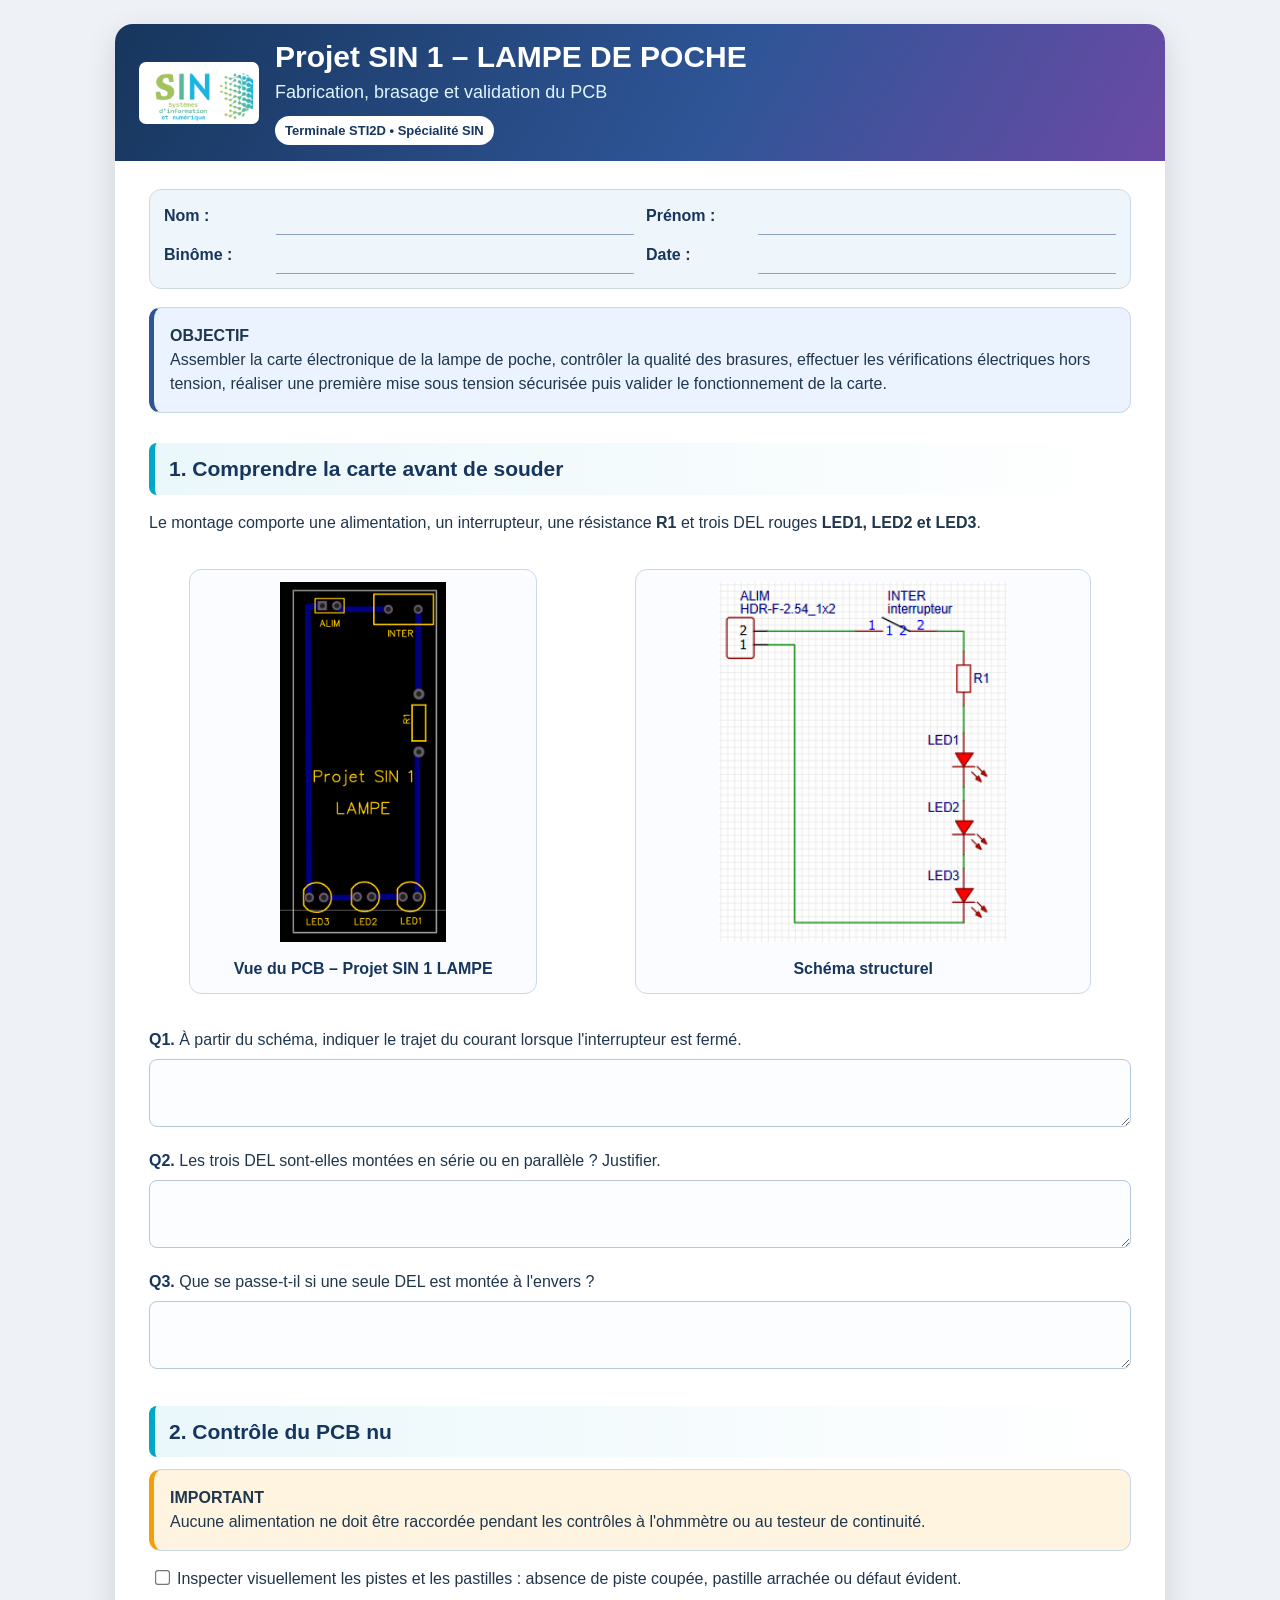
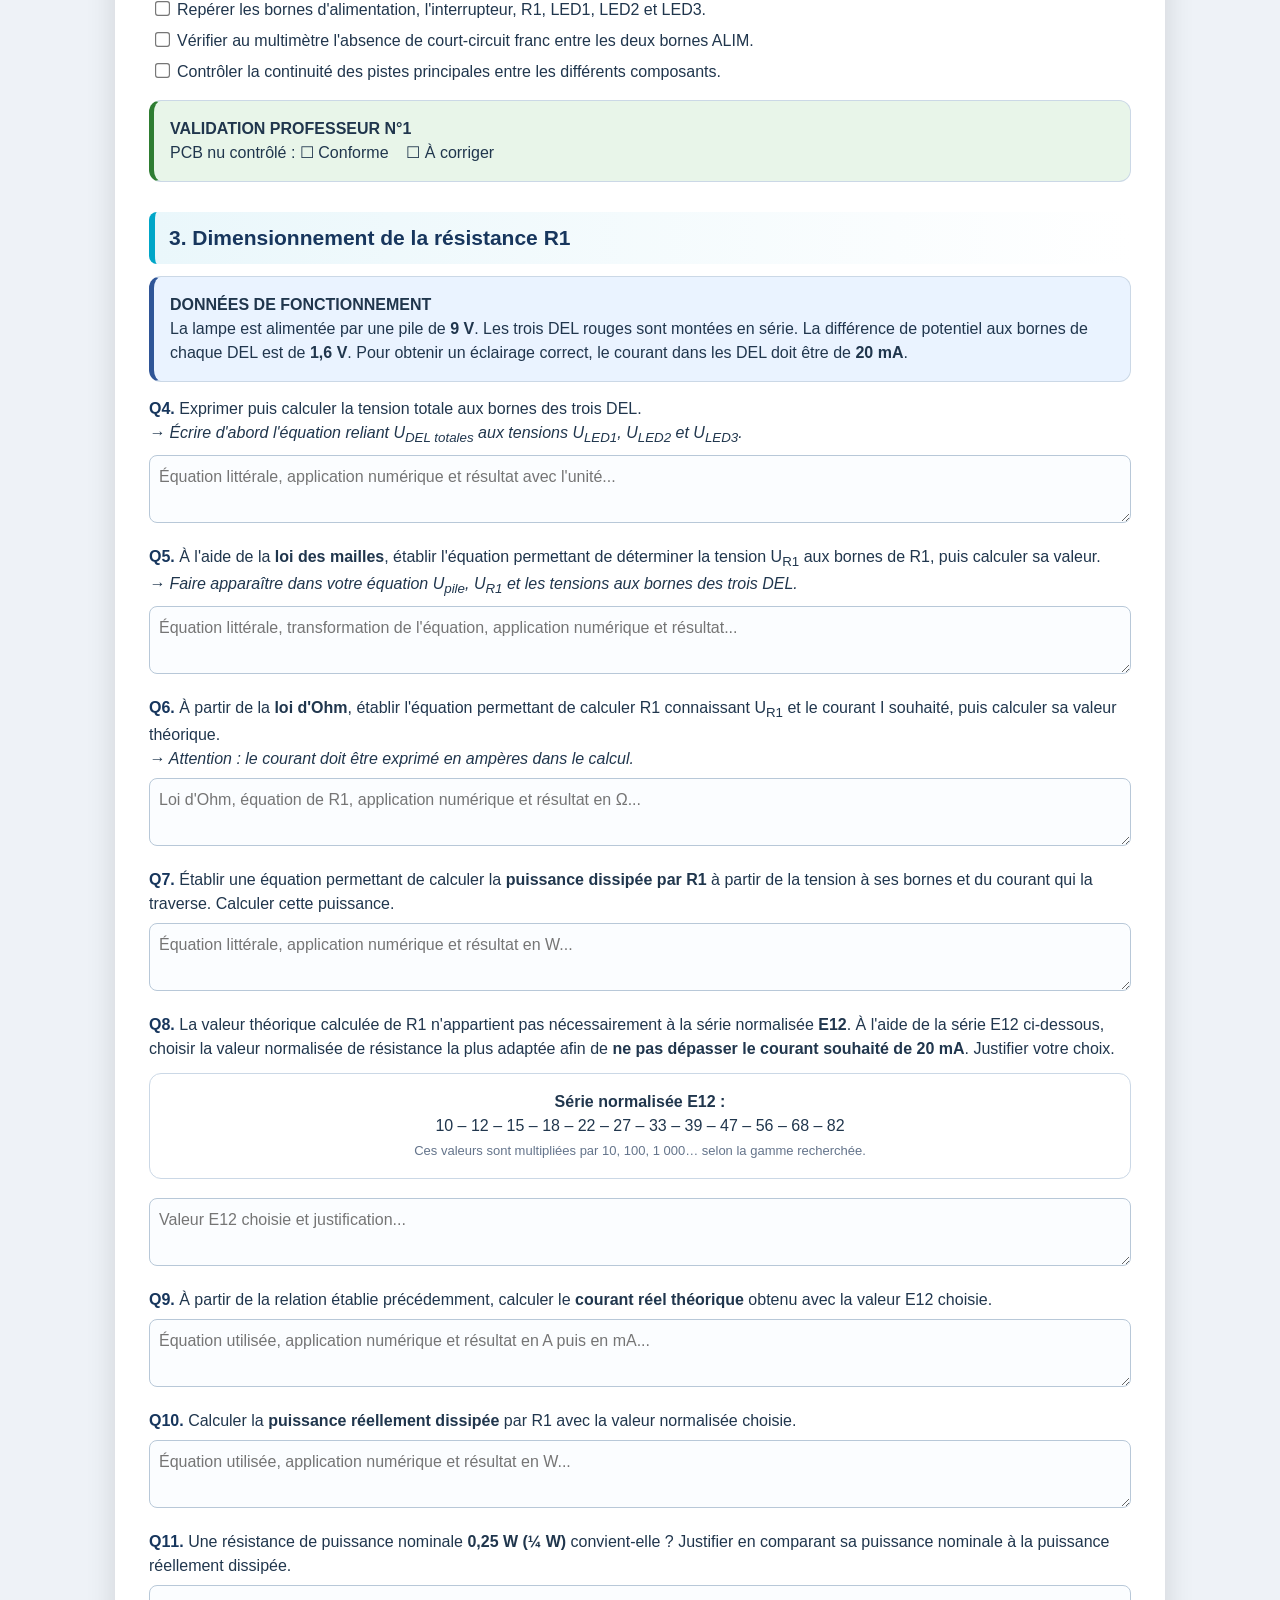
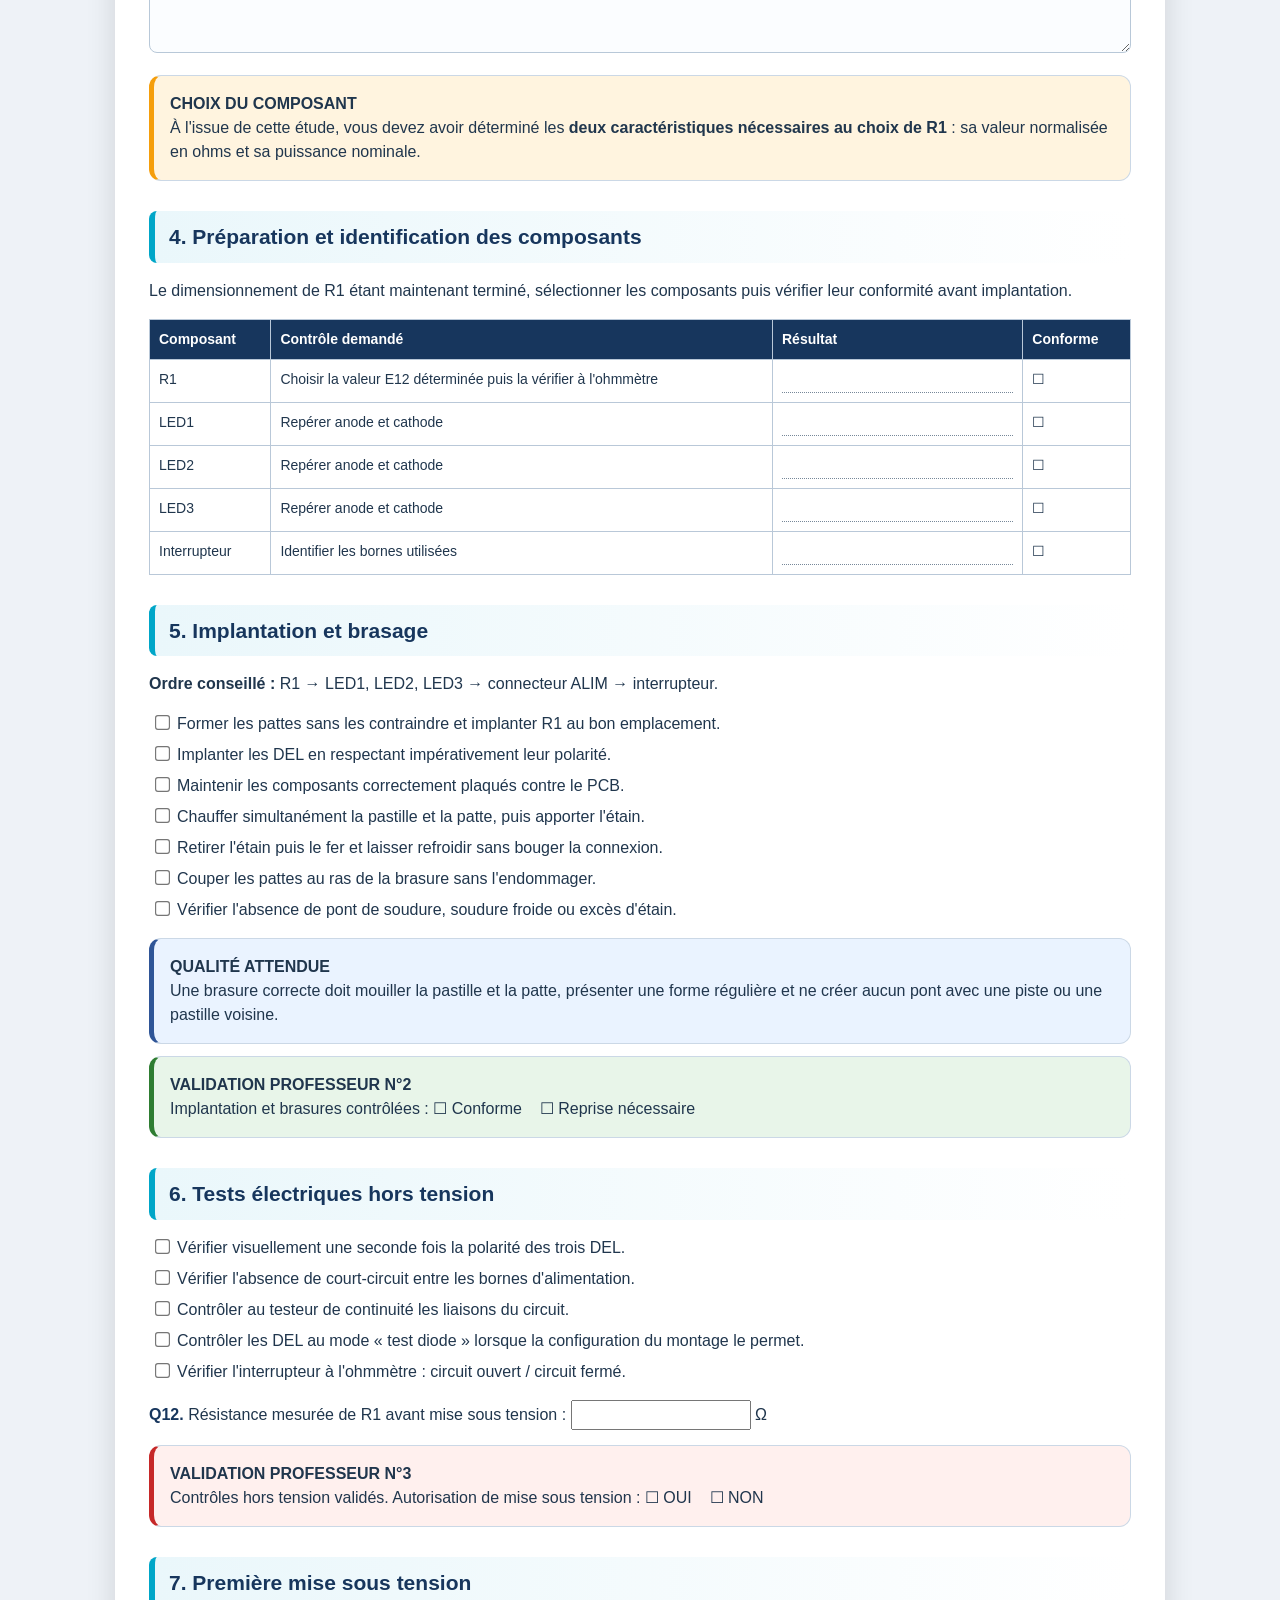
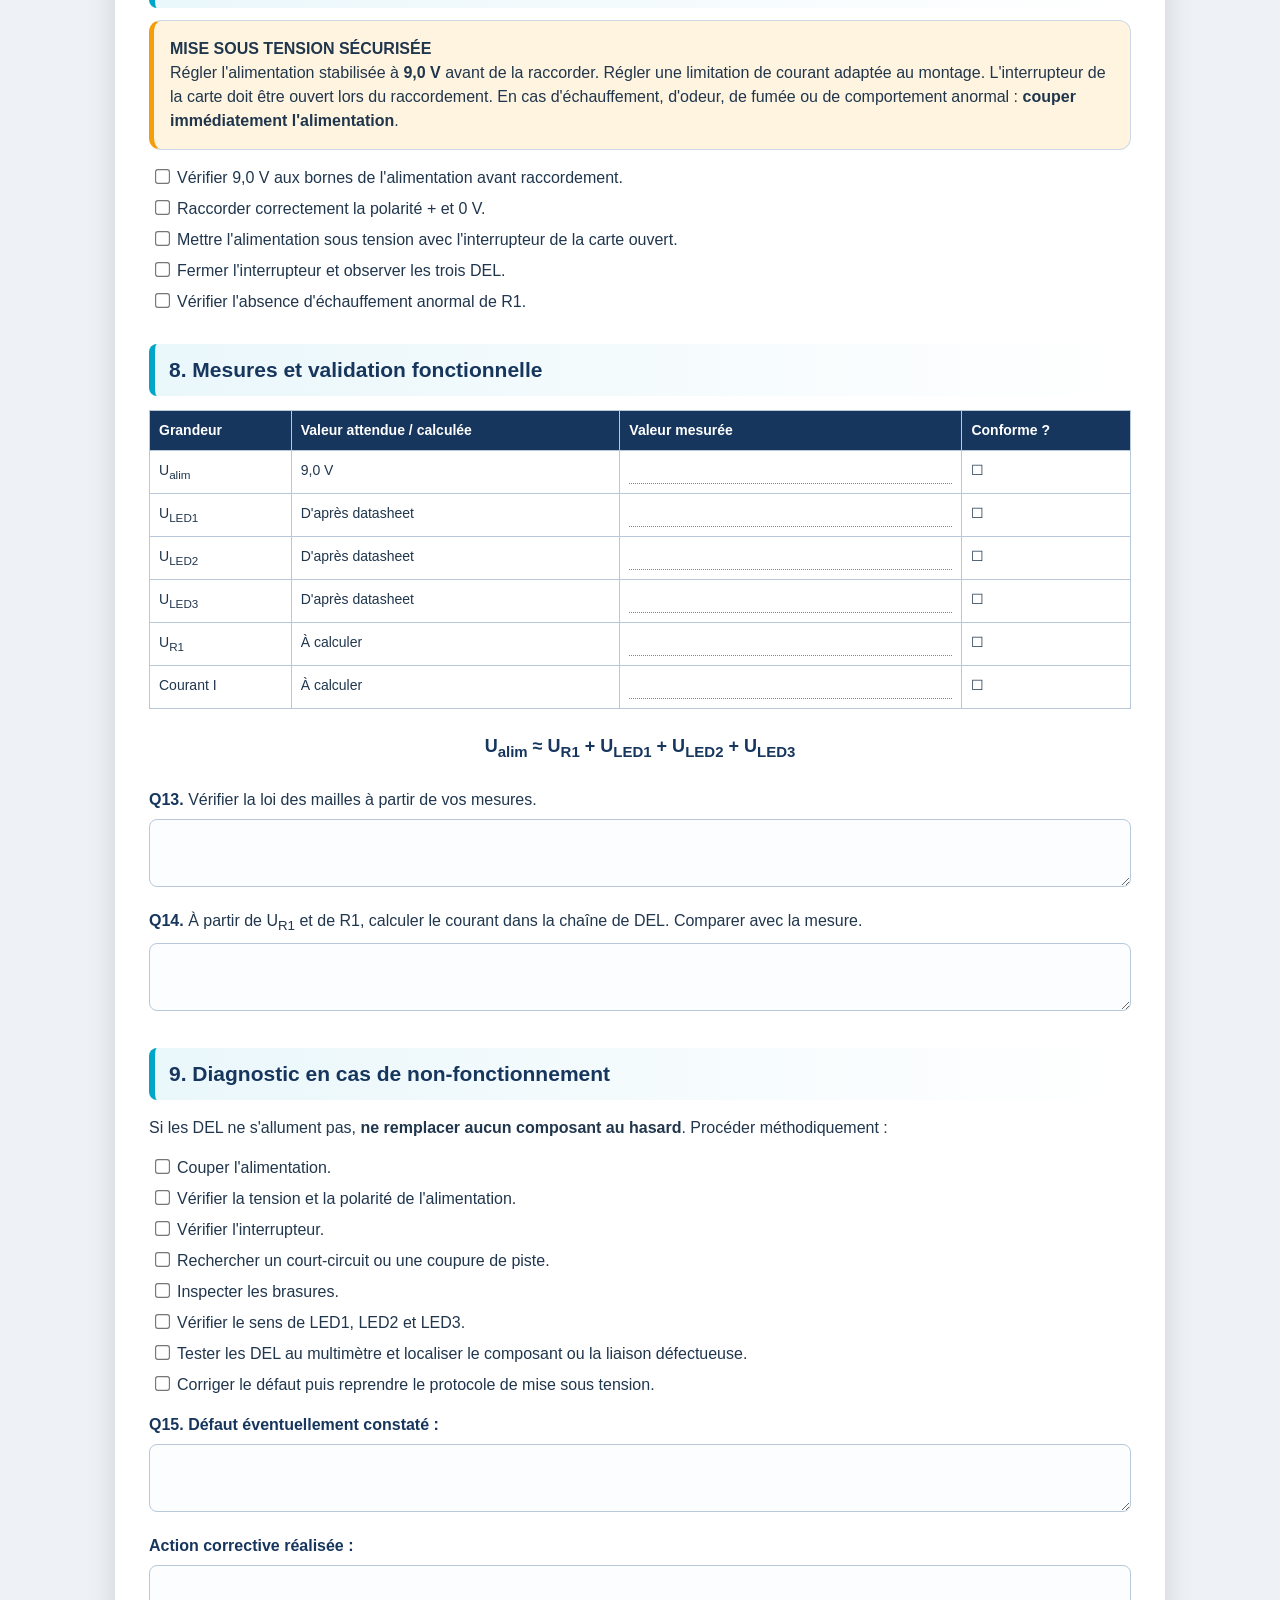
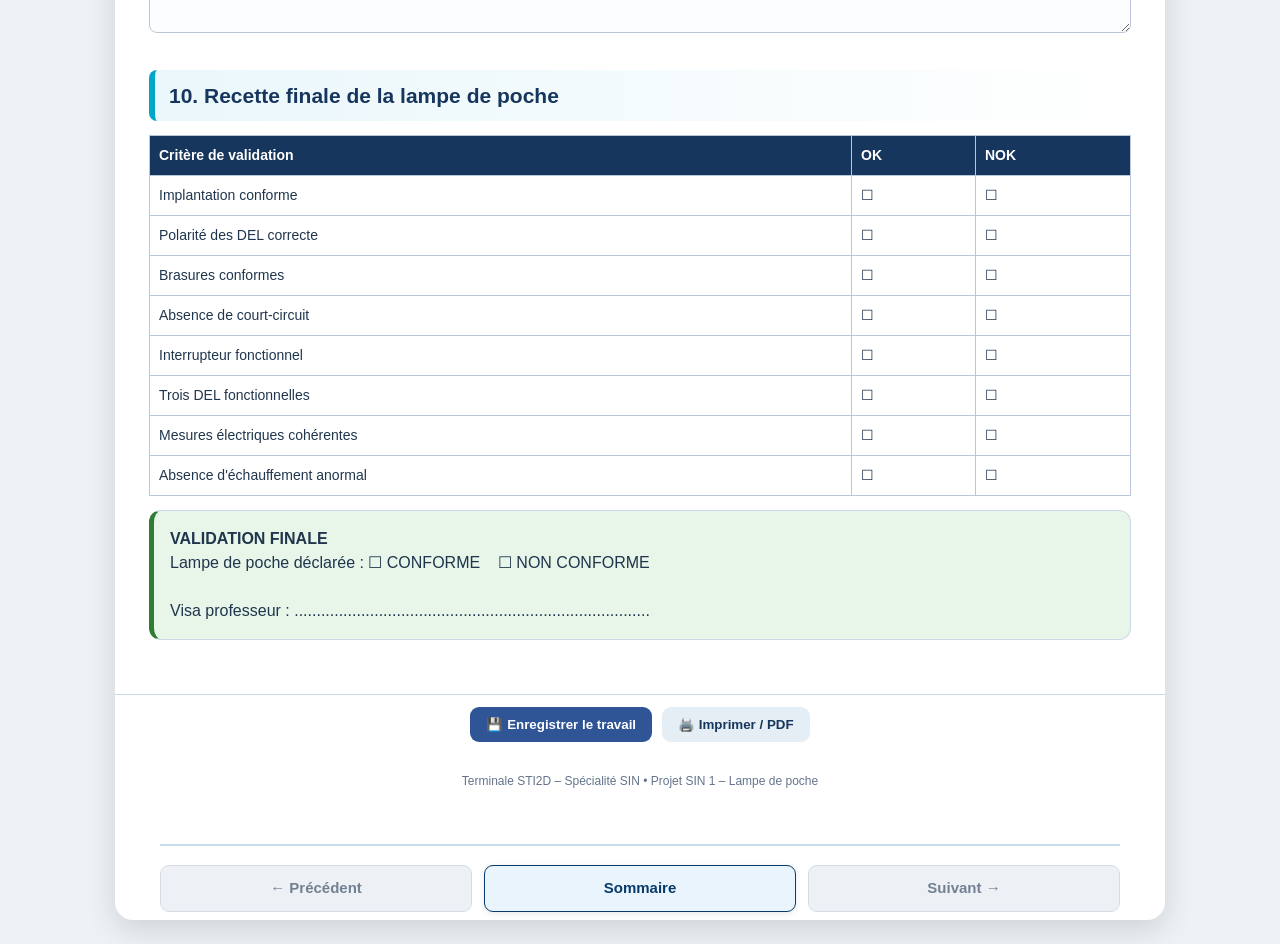
<file: TP_Fabrication_Test_PCB_Lampe_Terminale_STI2D_SIN_V7.html>
<!DOCTYPE html>

<html lang="fr">
<head>
<meta charset="utf-8"/>
<meta content="width=device-width, initial-scale=1" name="viewport"/>
<title>Projet SIN 1 – Lampe de poche – Fabrication et test du PCB</title>
<style>
:root{
  --navy:#17365d; --blue:#2f5597; --cyan:#00a6c8; --violet:#6c4aa5;
  --light:#eef5fb; --line:#cbd8e6; --ink:#1e293b; --muted:#64748b;
  --green:#e8f5e9; --orange:#fff4df; --red:#fff0ee; --white:#fff;
}
*{box-sizing:border-box}
html{scroll-behavior:smooth}
body{margin:0;background:#eef2f6;color:var(--ink);font-family:Arial,Helvetica,sans-serif;line-height:1.5}
.page{max-width:1050px;margin:24px auto;background:#fff;box-shadow:0 10px 30px #0002;border-radius:18px;overflow:hidden}
.hero{background:linear-gradient(120deg,var(--navy),var(--blue) 58%,var(--violet));color:white;padding:16px 24px;display:flex;gap:16px;align-items:center;min-height:96px}
.logo{width:118px;height:118px;border:3px solid #fff;border-radius:22px;display:grid;place-items:center;background:#ffffff16;flex:0 0 auto}
.logo .sin{font-size:34px;font-weight:900;letter-spacing:2px}
.logo .sti{font-size:13px;font-weight:700;text-align:center}
.hero h1{margin:0 0 5px;font-size:30px;line-height:1.12}
.hero h2{margin:0;font-size:18px;font-weight:500;color:#dff6ff}
.badge{display:inline-block;margin-top:10px;padding:5px 10px;border-radius:999px;background:#fff;color:var(--navy);font-weight:700;font-size:13px}
.content{padding:28px 34px 42px}
.identity{display:grid;grid-template-columns:100px 1fr 100px 1fr;gap:8px 12px;background:var(--light);border:1px solid var(--line);padding:14px;border-radius:12px;margin-bottom:18px}
.identity b{color:var(--navy)}
.identity input{width:100%;border:0;border-bottom:1px solid #8da3ba;background:transparent;font:inherit;padding:3px}
h2.section{margin:30px 0 12px;padding:10px 14px;border-left:6px solid var(--cyan);background:linear-gradient(90deg,#eaf7fb,#fff);color:var(--navy);font-size:21px;border-radius:8px}
h3{color:var(--blue);margin-top:22px}
.card{border:1px solid var(--line);border-radius:12px;padding:16px;margin:12px 0;background:#fff}
.objective{background:#eaf3ff;border-left:5px solid var(--blue)}
.warning{background:var(--orange);border-left:5px solid #f59e0b}
.validation{background:var(--green);border-left:5px solid #2e7d32}
.danger{background:var(--red);border-left:5px solid #c62828}
.images{display:grid;grid-template-columns:1fr 1.25fr;gap:18px;align-items:start;margin:18px 0}
.figure{border:1px solid var(--line);border-radius:12px;padding:12px;text-align:center;background:#fafcff}
.figure img{max-width:100%;height:360px;object-fit:contain}
.figure figcaption{font-weight:700;color:var(--navy);margin-top:8px}
.q{margin:15px 0}
.q strong{color:var(--navy)}
textarea,.answer,input[type=text]{font:inherit}
textarea{width:100%;min-height:68px;border:1px solid #b8c8d8;border-radius:8px;padding:9px;margin-top:7px;resize:vertical;background:#fbfdff}
.short{min-height:44px}
table{width:100%;border-collapse:collapse;margin:14px 0;font-size:14px}
th{background:var(--navy);color:white;text-align:left}
th,td{border:1px solid #b9c8d8;padding:9px;vertical-align:top}
td input[type=text]{width:100%;border:0;border-bottom:1px dotted #789;background:transparent}
.checklist{list-style:none;padding:0}
.checklist li{margin:7px 0;padding-left:3px}
.checklist input{transform:scale(1.15);margin-right:8px}
.formula{text-align:center;font-size:18px;font-weight:700;color:var(--navy);padding:10px}
.actions{position:sticky;bottom:0;z-index:5;background:#ffffffed;backdrop-filter:blur(8px);border-top:1px solid var(--line);padding:12px 20px;display:flex;gap:10px;justify-content:center}
button{border:0;border-radius:9px;padding:10px 16px;font-weight:700;cursor:pointer}
.primary{background:var(--blue);color:#fff} .secondary{background:#e5edf5;color:var(--navy)}
.footer{text-align:center;color:var(--muted);font-size:12px;padding:18px}

.logo.logo-image{
  width:120px !important;
  height:62px !important;
  min-width:120px !important;
  max-width:120px !important;
  min-height:62px !important;
  max-height:62px !important;
  padding:3px !important;
  margin:0 !important;
  background:#fff;
  border-radius:7px;
  overflow:hidden;
  flex:0 0 120px !important;
}
.logo.logo-image img{
  display:block !important;
  width:100% !important;
  height:100% !important;
  max-width:100% !important;
  max-height:100% !important;
  object-fit:contain !important;
}

@media(max-width:760px){
 .page{margin:0;border-radius:0} .hero{padding:20px;align-items:flex-start} .logo{width:82px;height:82px}
 .logo .sin{font-size:25px} .hero h1{font-size:23px} .content{padding:20px}
 .identity{grid-template-columns:90px 1fr} .images{grid-template-columns:1fr} .figure img{height:auto}
 table{font-size:12px} th,td{padding:6px}
}
@media print{
 body{background:#fff} .page{max-width:none;margin:0;box-shadow:none;border-radius:0} .actions{display:none}
 .hero{print-color-adjust:exact;-webkit-print-color-adjust:exact} .content{padding:18px 25px}
 textarea,.identity input,td input[type=text]{border:0;background:transparent}
 .card,.figure,table{break-inside:avoid} h2.section{break-after:avoid}
}
</style>
<link href="sin-commun.css" rel="stylesheet"/></head>
<body>
<div class="page">
<header class="hero">
<div aria-label="Logo SIN" class="logo logo-image">
<img alt="Logo SIN – Systèmes d’information et numérique" src="[data-uri]"/>
</div>
<div>
<h1>Projet SIN 1 – LAMPE DE POCHE</h1>
<h2>Fabrication, brasage et validation du PCB</h2>
<span class="badge">Terminale STI2D • Spécialité SIN</span>
</div>
</header>
<main class="content">
<div class="identity">
<b>Nom :</b><input type="text"/>
<b>Prénom :</b><input type="text"/>
<b>Binôme :</b><input type="text"/>
<b>Date :</b><input type="text"/>
</div>
<div class="card objective"><b>OBJECTIF</b><br/>
Assembler la carte électronique de la lampe de poche, contrôler la qualité des brasures, effectuer les vérifications électriques hors tension, réaliser une première mise sous tension sécurisée puis valider le fonctionnement de la carte.
</div>
<h2 class="section">1. Comprendre la carte avant de souder</h2>
<p>Le montage comporte une alimentation, un interrupteur, une résistance <b>R1</b> et trois DEL rouges <b>LED1, LED2 et LED3</b>.</p>
<div class="images">
<figure class="figure"><img alt="Vue du PCB de la lampe" src="[data-uri]"/><figcaption>Vue du PCB – Projet SIN 1 LAMPE</figcaption></figure>
<figure class="figure"><img alt="Schéma structurel de la lampe" src="[data-uri]"/><figcaption>Schéma structurel</figcaption></figure>
</div>
<div class="q"><strong>Q1.</strong> À partir du schéma, indiquer le trajet du courant lorsque l'interrupteur est fermé.<textarea></textarea></div>
<div class="q"><strong>Q2.</strong> Les trois DEL sont-elles montées en série ou en parallèle ? Justifier.<textarea></textarea></div>
<div class="q"><strong>Q3.</strong> Que se passe-t-il si une seule DEL est montée à l'envers ?<textarea></textarea></div>
<h2 class="section">2. Contrôle du PCB nu</h2>
<div class="card warning"><b>IMPORTANT</b><br/>Aucune alimentation ne doit être raccordée pendant les contrôles à l'ohmmètre ou au testeur de continuité.</div>
<ul class="checklist">
<li><label><input type="checkbox"/>Inspecter visuellement les pistes et les pastilles : absence de piste coupée, pastille arrachée ou défaut évident.</label></li>
<li><label><input type="checkbox"/>Repérer les bornes d'alimentation, l'interrupteur, R1, LED1, LED2 et LED3.</label></li>
<li><label><input type="checkbox"/>Vérifier au multimètre l'absence de court-circuit franc entre les deux bornes ALIM.</label></li>
<li><label><input type="checkbox"/>Contrôler la continuité des pistes principales entre les différents composants.</label></li>
</ul>
<div class="card validation"><b>VALIDATION PROFESSEUR N°1</b><br/>PCB nu contrôlé : ☐ Conforme    ☐ À corriger</div>
<h2 class="section">3. Dimensionnement de la résistance R1</h2>
<div class="card objective"><b>DONNÉES DE FONCTIONNEMENT</b><br/>
La lampe est alimentée par une pile de <b>9 V</b>. Les trois DEL rouges sont montées en série.
La différence de potentiel aux bornes de chaque DEL est de <b>1,6 V</b>.
Pour obtenir un éclairage correct, le courant dans les DEL doit être de <b>20 mA</b>.
</div>
<div class="q"><strong>Q4.</strong> Exprimer puis calculer la tension totale aux bornes des trois DEL.<br/>
<em>→ Écrire d'abord l'équation reliant U<sub>DEL totales</sub> aux tensions U<sub>LED1</sub>, U<sub>LED2</sub> et U<sub>LED3</sub>.</em>
<textarea placeholder="Équation littérale, application numérique et résultat avec l'unité..."></textarea></div>
<div class="q"><strong>Q5.</strong> À l'aide de la <b>loi des mailles</b>, établir l'équation permettant de déterminer la tension U<sub>R1</sub> aux bornes de R1, puis calculer sa valeur.<br/>
<em>→ Faire apparaître dans votre équation U<sub>pile</sub>, U<sub>R1</sub> et les tensions aux bornes des trois DEL.</em>
<textarea placeholder="Équation littérale, transformation de l'équation, application numérique et résultat..."></textarea></div>
<div class="q"><strong>Q6.</strong> À partir de la <b>loi d'Ohm</b>, établir l'équation permettant de calculer R1 connaissant U<sub>R1</sub> et le courant I souhaité, puis calculer sa valeur théorique.<br/>
<em>→ Attention : le courant doit être exprimé en ampères dans le calcul.</em>
<textarea placeholder="Loi d'Ohm, équation de R1, application numérique et résultat en Ω..."></textarea></div>
<div class="q"><strong>Q7.</strong> Établir une équation permettant de calculer la <b>puissance dissipée par R1</b> à partir de la tension à ses bornes et du courant qui la traverse. Calculer cette puissance.
<textarea placeholder="Équation littérale, application numérique et résultat en W..."></textarea></div>
<div class="q"><strong>Q8.</strong> La valeur théorique calculée de R1 n'appartient pas nécessairement à la série normalisée <b>E12</b>.
À l'aide de la série E12 ci-dessous, choisir la valeur normalisée de résistance la plus adaptée afin de <b>ne pas dépasser le courant souhaité de 20 mA</b>. Justifier votre choix.
<div class="card" style="text-align:center">
<b>Série normalisée E12 :</b><br/>
10 – 12 – 15 – 18 – 22 – 27 – 33 – 39 – 47 – 56 – 68 – 82<br/>
<span style="color:#64748b;font-size:13px">Ces valeurs sont multipliées par 10, 100, 1 000… selon la gamme recherchée.</span>
</div>
<textarea placeholder="Valeur E12 choisie et justification..."></textarea></div>
<div class="q"><strong>Q9.</strong> À partir de la relation établie précédemment, calculer le <b>courant réel théorique</b> obtenu avec la valeur E12 choisie.
<textarea placeholder="Équation utilisée, application numérique et résultat en A puis en mA..."></textarea></div>
<div class="q"><strong>Q10.</strong> Calculer la <b>puissance réellement dissipée</b> par R1 avec la valeur normalisée choisie.
<textarea placeholder="Équation utilisée, application numérique et résultat en W..."></textarea></div>
<div class="q"><strong>Q11.</strong> Une résistance de puissance nominale <b>0,25 W (¼ W)</b> convient-elle ? Justifier en comparant sa puissance nominale à la puissance réellement dissipée.
<textarea></textarea></div>
<div class="card warning"><b>CHOIX DU COMPOSANT</b><br/>
À l'issue de cette étude, vous devez avoir déterminé les <b>deux caractéristiques nécessaires au choix de R1</b> :
sa valeur normalisée en ohms et sa puissance nominale.
</div>
<h2 class="section">4. Préparation et identification des composants</h2>
<p>Le dimensionnement de R1 étant maintenant terminé, sélectionner les composants puis vérifier leur conformité avant implantation.</p>
<table>
<tr><th>Composant</th><th>Contrôle demandé</th><th>Résultat</th><th>Conforme</th></tr>
<tr><td>R1</td><td>Choisir la valeur E12 déterminée puis la vérifier à l'ohmmètre</td><td><input type="text"/></td><td>☐</td></tr>
<tr><td>LED1</td><td>Repérer anode et cathode</td><td><input type="text"/></td><td>☐</td></tr>
<tr><td>LED2</td><td>Repérer anode et cathode</td><td><input type="text"/></td><td>☐</td></tr>
<tr><td>LED3</td><td>Repérer anode et cathode</td><td><input type="text"/></td><td>☐</td></tr>
<tr><td>Interrupteur</td><td>Identifier les bornes utilisées</td><td><input type="text"/></td><td>☐</td></tr>
</table>
<h2 class="section">5. Implantation et brasage</h2>
<p><b>Ordre conseillé :</b> R1 → LED1, LED2, LED3 → connecteur ALIM → interrupteur.</p>
<ul class="checklist">
<li><label><input type="checkbox"/>Former les pattes sans les contraindre et implanter R1 au bon emplacement.</label></li>
<li><label><input type="checkbox"/>Implanter les DEL en respectant impérativement leur polarité.</label></li>
<li><label><input type="checkbox"/>Maintenir les composants correctement plaqués contre le PCB.</label></li>
<li><label><input type="checkbox"/>Chauffer simultanément la pastille et la patte, puis apporter l'étain.</label></li>
<li><label><input type="checkbox"/>Retirer l'étain puis le fer et laisser refroidir sans bouger la connexion.</label></li>
<li><label><input type="checkbox"/>Couper les pattes au ras de la brasure sans l'endommager.</label></li>
<li><label><input type="checkbox"/>Vérifier l'absence de pont de soudure, soudure froide ou excès d'étain.</label></li>
</ul>
<div class="card objective"><b>QUALITÉ ATTENDUE</b><br/>Une brasure correcte doit mouiller la pastille et la patte, présenter une forme régulière et ne créer aucun pont avec une piste ou une pastille voisine.</div>
<div class="card validation"><b>VALIDATION PROFESSEUR N°2</b><br/>Implantation et brasures contrôlées : ☐ Conforme    ☐ Reprise nécessaire</div>
<h2 class="section">6. Tests électriques hors tension</h2>
<ul class="checklist">
<li><label><input type="checkbox"/>Vérifier visuellement une seconde fois la polarité des trois DEL.</label></li>
<li><label><input type="checkbox"/>Vérifier l'absence de court-circuit entre les bornes d'alimentation.</label></li>
<li><label><input type="checkbox"/>Contrôler au testeur de continuité les liaisons du circuit.</label></li>
<li><label><input type="checkbox"/>Contrôler les DEL au mode « test diode » lorsque la configuration du montage le permet.</label></li>
<li><label><input type="checkbox"/>Vérifier l'interrupteur à l'ohmmètre : circuit ouvert / circuit fermé.</label></li>
</ul>
<div class="q"><strong>Q12.</strong> Résistance mesurée de R1 avant mise sous tension : <input style="width:180px" type="text"/> Ω</div>
<div class="card danger"><b>VALIDATION PROFESSEUR N°3</b><br/>Contrôles hors tension validés. Autorisation de mise sous tension : ☐ OUI    ☐ NON</div>
<h2 class="section">7. Première mise sous tension</h2>
<div class="card warning"><b>MISE SOUS TENSION SÉCURISÉE</b><br/>
Régler l'alimentation stabilisée à <b>9,0 V</b> avant de la raccorder. Régler une limitation de courant adaptée au montage. L'interrupteur de la carte doit être ouvert lors du raccordement. En cas d'échauffement, d'odeur, de fumée ou de comportement anormal : <b>couper immédiatement l'alimentation</b>.
</div>
<ul class="checklist">
<li><label><input type="checkbox"/>Vérifier 9,0 V aux bornes de l'alimentation avant raccordement.</label></li>
<li><label><input type="checkbox"/>Raccorder correctement la polarité + et 0 V.</label></li>
<li><label><input type="checkbox"/>Mettre l'alimentation sous tension avec l'interrupteur de la carte ouvert.</label></li>
<li><label><input type="checkbox"/>Fermer l'interrupteur et observer les trois DEL.</label></li>
<li><label><input type="checkbox"/>Vérifier l'absence d'échauffement anormal de R1.</label></li>
</ul>
<h2 class="section">8. Mesures et validation fonctionnelle</h2>
<table>
<tr><th>Grandeur</th><th>Valeur attendue / calculée</th><th>Valeur mesurée</th><th>Conforme ?</th></tr>
<tr><td>U<sub>alim</sub></td><td>9,0 V</td><td><input type="text"/></td><td>☐</td></tr>
<tr><td>U<sub>LED1</sub></td><td>D'après datasheet</td><td><input type="text"/></td><td>☐</td></tr>
<tr><td>U<sub>LED2</sub></td><td>D'après datasheet</td><td><input type="text"/></td><td>☐</td></tr>
<tr><td>U<sub>LED3</sub></td><td>D'après datasheet</td><td><input type="text"/></td><td>☐</td></tr>
<tr><td>U<sub>R1</sub></td><td>À calculer</td><td><input type="text"/></td><td>☐</td></tr>
<tr><td>Courant I</td><td>À calculer</td><td><input type="text"/></td><td>☐</td></tr>
</table>
<div class="formula">U<sub>alim</sub> ≈ U<sub>R1</sub> + U<sub>LED1</sub> + U<sub>LED2</sub> + U<sub>LED3</sub></div>
<div class="q"><strong>Q13.</strong> Vérifier la loi des mailles à partir de vos mesures.<textarea></textarea></div>
<div class="q"><strong>Q14.</strong> À partir de U<sub>R1</sub> et de R1, calculer le courant dans la chaîne de DEL. Comparer avec la mesure.<textarea></textarea></div>
<h2 class="section">9. Diagnostic en cas de non-fonctionnement</h2>
<p>Si les DEL ne s'allument pas, <b>ne remplacer aucun composant au hasard</b>. Procéder méthodiquement :</p>
<ul class="checklist">
<li><label><input type="checkbox"/>Couper l'alimentation.</label></li>
<li><label><input type="checkbox"/>Vérifier la tension et la polarité de l'alimentation.</label></li>
<li><label><input type="checkbox"/>Vérifier l'interrupteur.</label></li>
<li><label><input type="checkbox"/>Rechercher un court-circuit ou une coupure de piste.</label></li>
<li><label><input type="checkbox"/>Inspecter les brasures.</label></li>
<li><label><input type="checkbox"/>Vérifier le sens de LED1, LED2 et LED3.</label></li>
<li><label><input type="checkbox"/>Tester les DEL au multimètre et localiser le composant ou la liaison défectueuse.</label></li>
<li><label><input type="checkbox"/>Corriger le défaut puis reprendre le protocole de mise sous tension.</label></li>
</ul>
<div class="q"><strong>Q15. Défaut éventuellement constaté :</strong><textarea></textarea></div>
<div class="q"><strong>Action corrective réalisée :</strong><textarea></textarea></div>
<h2 class="section">10. Recette finale de la lampe de poche</h2>
<table>
<tr><th>Critère de validation</th><th>OK</th><th>NOK</th></tr>
<tr><td>Implantation conforme</td><td>☐</td><td>☐</td></tr>
<tr><td>Polarité des DEL correcte</td><td>☐</td><td>☐</td></tr>
<tr><td>Brasures conformes</td><td>☐</td><td>☐</td></tr>
<tr><td>Absence de court-circuit</td><td>☐</td><td>☐</td></tr>
<tr><td>Interrupteur fonctionnel</td><td>☐</td><td>☐</td></tr>
<tr><td>Trois DEL fonctionnelles</td><td>☐</td><td>☐</td></tr>
<tr><td>Mesures électriques cohérentes</td><td>☐</td><td>☐</td></tr>
<tr><td>Absence d'échauffement anormal</td><td>☐</td><td>☐</td></tr>
</table>
<div class="card validation"><b>VALIDATION FINALE</b><br/>
Lampe de poche déclarée : ☐ CONFORME    ☐ NON CONFORME<br/><br/>
Visa professeur : ................................................................................
</div>
</main>
<div class="actions">
<button class="primary" onclick="saveHTML()">💾 Enregistrer le travail</button>
<button class="secondary" onclick="preparePrint()">🖨️ Imprimer / PDF</button>
</div>
<div class="footer">Terminale STI2D – Spécialité SIN • Projet SIN 1 – Lampe de poche</div>
<nav aria-label="Navigation en bas de page" class="sin-footer-nav"><span aria-disabled="true" class="sin-disabled">← Précédent</span><a class="sin-home" href="index.html">Sommaire</a><span aria-disabled="true" class="sin-disabled">Suivant →</span></nav></div>
<script>
function freezeForm(clone){
  const src = document.querySelectorAll('input,textarea');
  const dst = clone.querySelectorAll('input,textarea');
  src.forEach((el,i)=>{
    if(!dst[i]) return;
    if(el.type==='checkbox') {
      if(el.checked) dst[i].setAttribute('checked','checked'); else dst[i].removeAttribute('checked');
    } else {
      dst[i].setAttribute('value',el.value);
      if(dst[i].tagName==='TEXTAREA') dst[i].textContent=el.value;
    }
  });
}
function saveHTML(){
  const clone=document.documentElement.cloneNode(true);
  freezeForm(clone);
  const blob=new Blob(['<!doctype html>\n'+clone.outerHTML],{type:'text/html;charset=utf-8'});
  const a=document.createElement('a'); a.href=URL.createObjectURL(blob);
  a.download='Projet_SIN1_Lampe_de_poche_travail.html'; a.click();
  setTimeout(()=>URL.revokeObjectURL(a.href),1000);
}
function preparePrint(){
  const replacements=[];
  document.querySelectorAll('textarea,input[type="text"]').forEach(el=>{
    const span=document.createElement('span');
    span.textContent=el.value || ' ';
    span.style.whiteSpace='pre-wrap';
    span.style.display='inline-block';
    span.style.minHeight=el.tagName==='TEXTAREA'?'55px':'1.2em';
    span.style.width='100%';
    span.style.borderBottom='1px dotted #888';
    el.parentNode.insertBefore(span,el);
    el.style.display='none'; replacements.push([el,span]);
  });
  window.print();
  replacements.forEach(([el,span])=>{el.style.display=''; span.remove();});
}
</script>
</body>
</html>
</file>
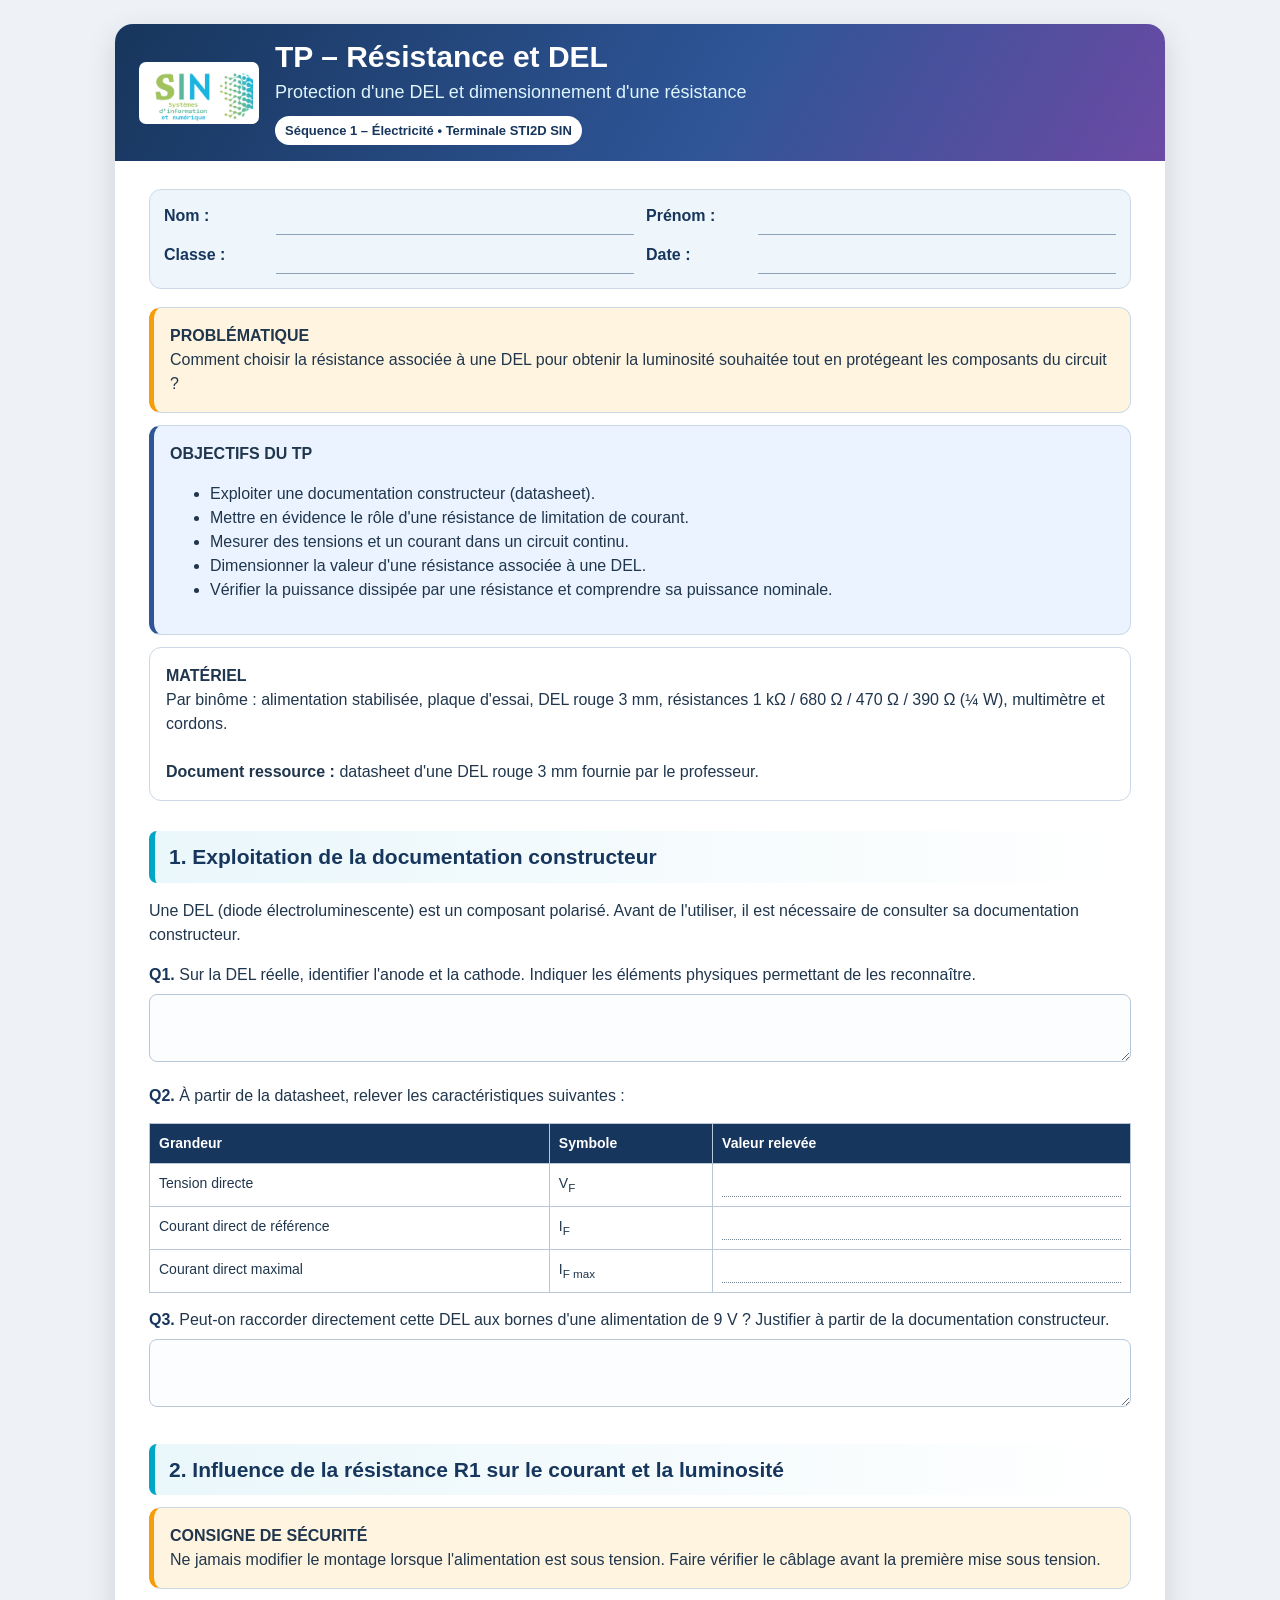
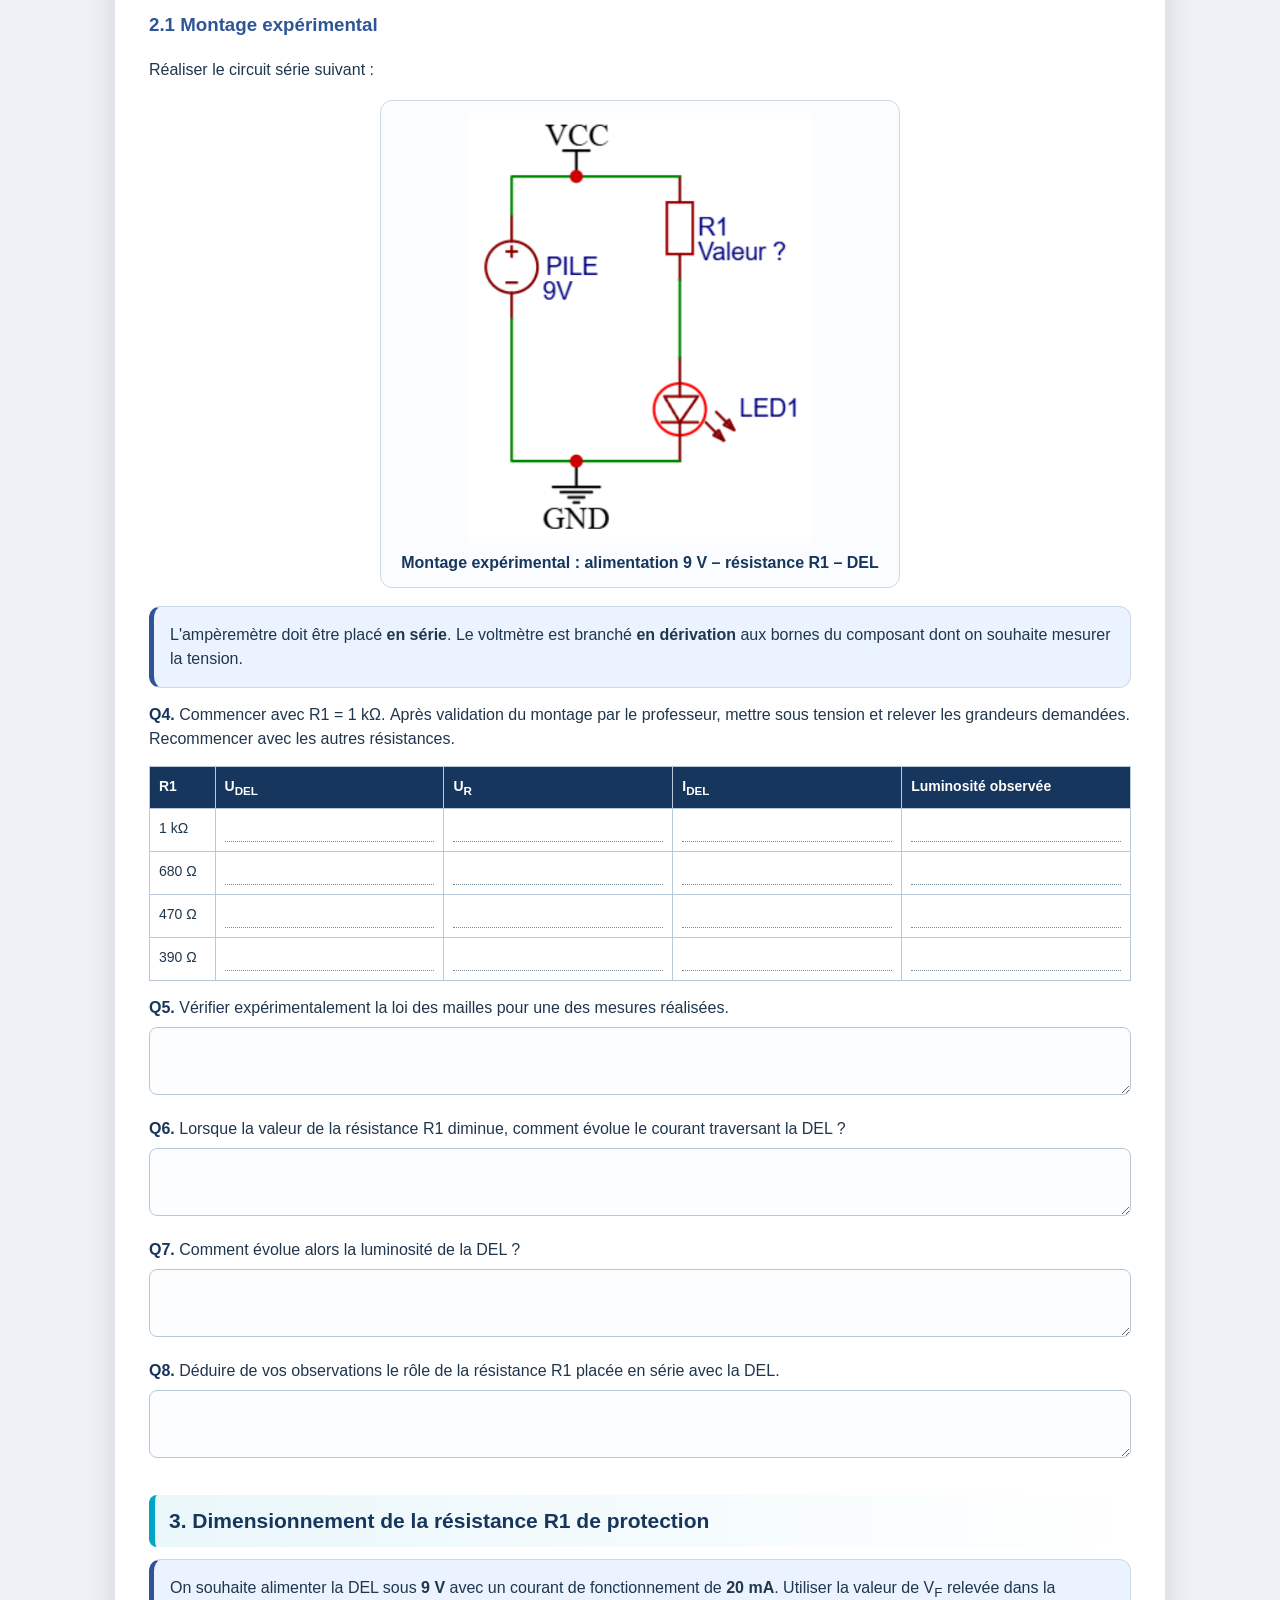
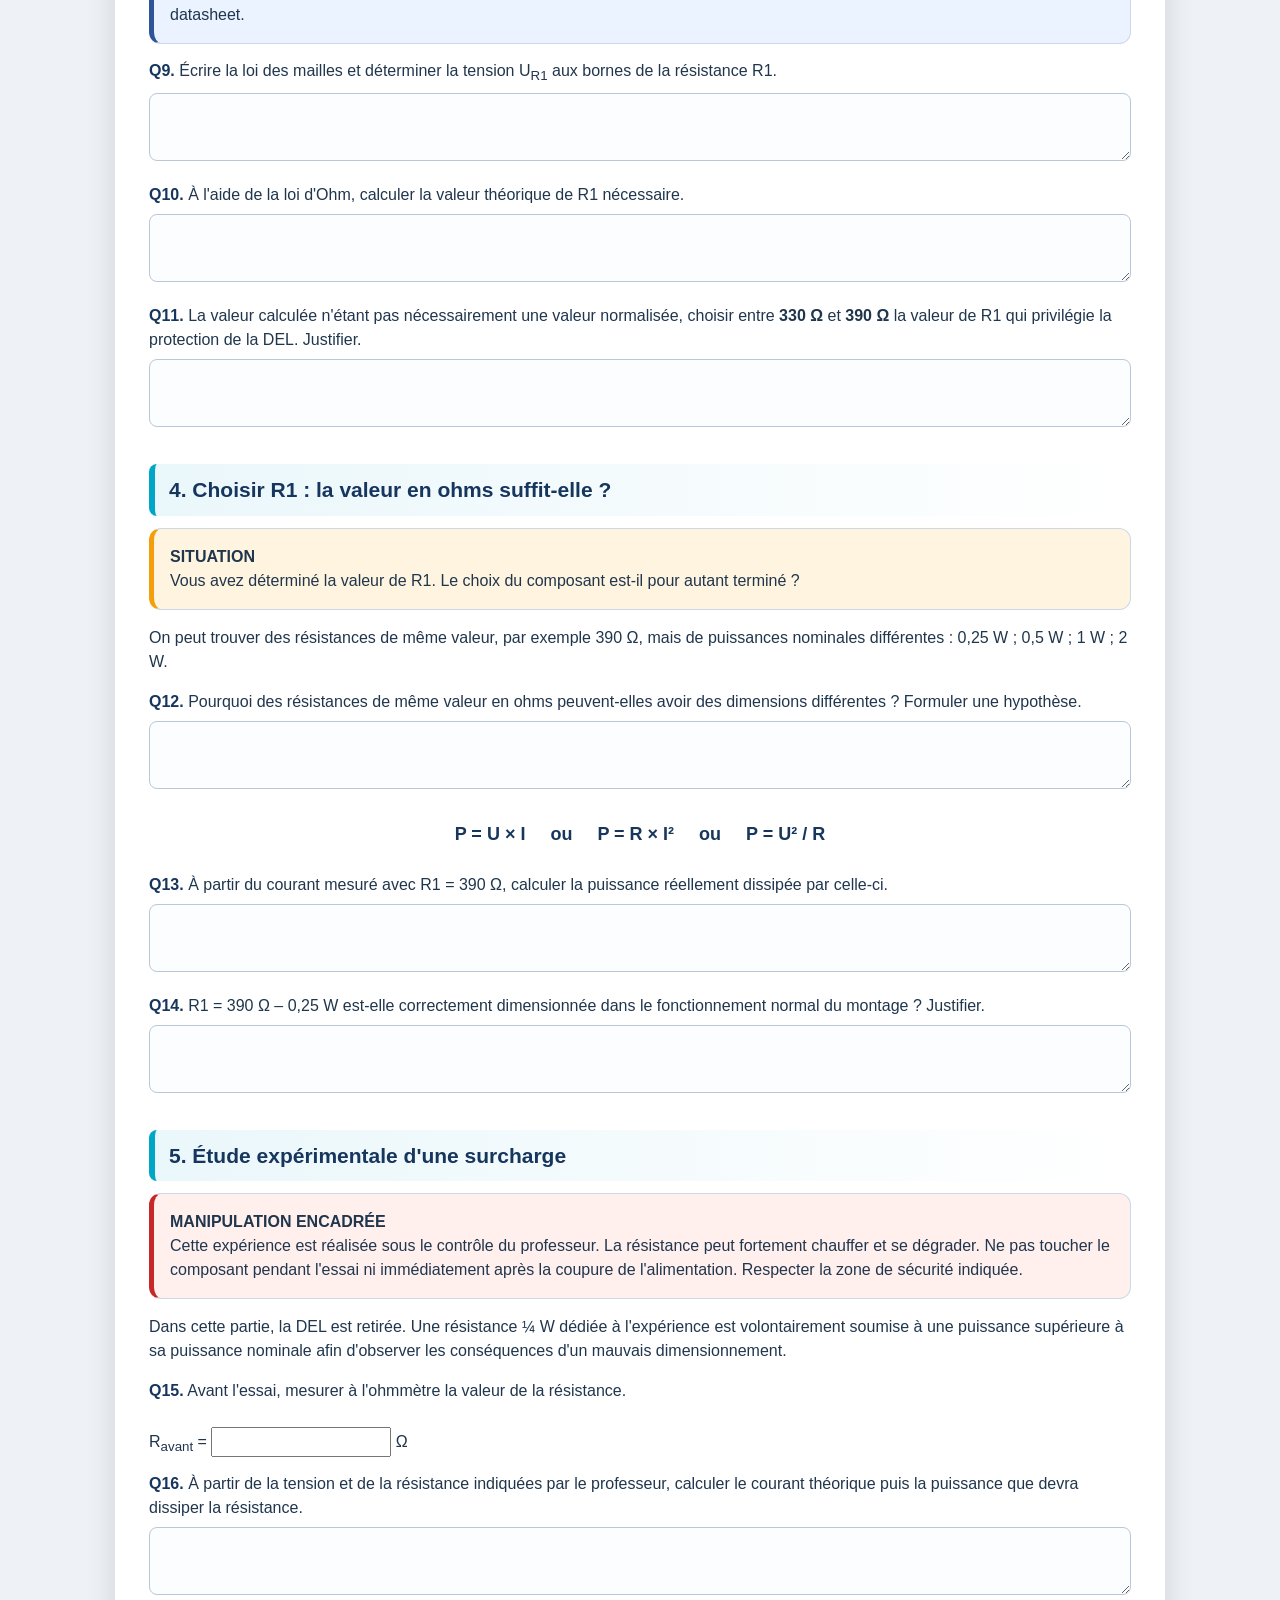
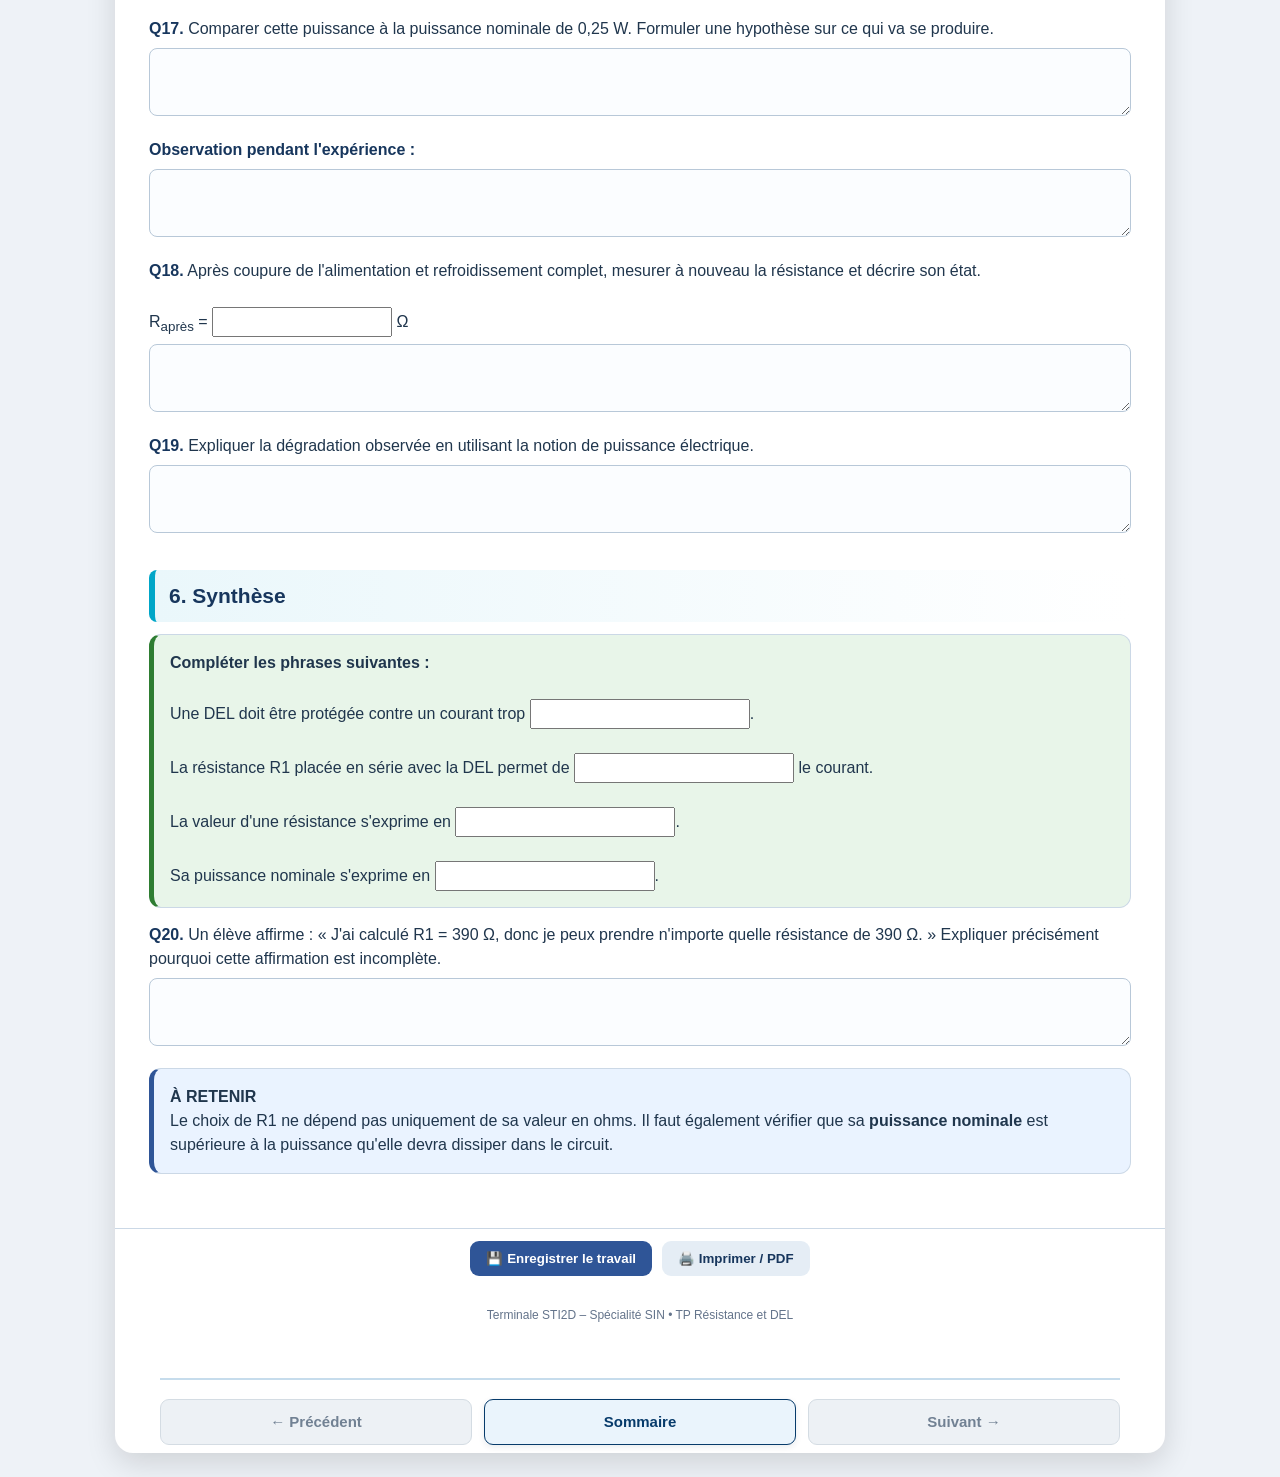
<file: TP_Resistance_DEL_Terminale_STI2D_SIN_V4.html>
<!DOCTYPE html>

<html lang="fr">
<head>
<meta charset="utf-8"/>
<meta content="width=device-width, initial-scale=1" name="viewport"/>
<title>Projet SIN 1 – Lampe de poche – Fabrication et test du PCB</title>
<style>
:root{
  --navy:#17365d; --blue:#2f5597; --cyan:#00a6c8; --violet:#6c4aa5;
  --light:#eef5fb; --line:#cbd8e6; --ink:#1e293b; --muted:#64748b;
  --green:#e8f5e9; --orange:#fff4df; --red:#fff0ee; --white:#fff;
}
*{box-sizing:border-box}
html{scroll-behavior:smooth}
body{margin:0;background:#eef2f6;color:var(--ink);font-family:Arial,Helvetica,sans-serif;line-height:1.5}
.page{max-width:1050px;margin:24px auto;background:#fff;box-shadow:0 10px 30px #0002;border-radius:18px;overflow:hidden}
.hero{background:linear-gradient(120deg,var(--navy),var(--blue) 58%,var(--violet));color:white;padding:16px 24px;display:flex;gap:16px;align-items:center;min-height:96px}
.logo{width:118px;height:118px;border:3px solid #fff;border-radius:22px;display:grid;place-items:center;background:#ffffff16;flex:0 0 auto}
.logo .sin{font-size:34px;font-weight:900;letter-spacing:2px}
.logo .sti{font-size:13px;font-weight:700;text-align:center}
.hero h1{margin:0 0 5px;font-size:30px;line-height:1.12}
.hero h2{margin:0;font-size:18px;font-weight:500;color:#dff6ff}
.badge{display:inline-block;margin-top:10px;padding:5px 10px;border-radius:999px;background:#fff;color:var(--navy);font-weight:700;font-size:13px}
.content{padding:28px 34px 42px}
.identity{display:grid;grid-template-columns:100px 1fr 100px 1fr;gap:8px 12px;background:var(--light);border:1px solid var(--line);padding:14px;border-radius:12px;margin-bottom:18px}
.identity b{color:var(--navy)}
.identity input{width:100%;border:0;border-bottom:1px solid #8da3ba;background:transparent;font:inherit;padding:3px}
h2.section{margin:30px 0 12px;padding:10px 14px;border-left:6px solid var(--cyan);background:linear-gradient(90deg,#eaf7fb,#fff);color:var(--navy);font-size:21px;border-radius:8px}
h3{color:var(--blue);margin-top:22px}
.card{border:1px solid var(--line);border-radius:12px;padding:16px;margin:12px 0;background:#fff}
.objective{background:#eaf3ff;border-left:5px solid var(--blue)}
.warning{background:var(--orange);border-left:5px solid #f59e0b}
.validation{background:var(--green);border-left:5px solid #2e7d32}
.danger{background:var(--red);border-left:5px solid #c62828}
.images{display:grid;grid-template-columns:1fr 1.25fr;gap:18px;align-items:start;margin:18px 0}
.figure{border:1px solid var(--line);border-radius:12px;padding:12px;text-align:center;background:#fafcff}
.figure img{max-width:100%;height:360px;object-fit:contain}
.figure figcaption{font-weight:700;color:var(--navy);margin-top:8px}
.q{margin:15px 0}
.q strong{color:var(--navy)}
textarea,.answer,input[type=text]{font:inherit}
textarea{width:100%;min-height:68px;border:1px solid #b8c8d8;border-radius:8px;padding:9px;margin-top:7px;resize:vertical;background:#fbfdff}
.short{min-height:44px}
table{width:100%;border-collapse:collapse;margin:14px 0;font-size:14px}
th{background:var(--navy);color:white;text-align:left}
th,td{border:1px solid #b9c8d8;padding:9px;vertical-align:top}
td input[type=text]{width:100%;border:0;border-bottom:1px dotted #789;background:transparent}
.checklist{list-style:none;padding:0}
.checklist li{margin:7px 0;padding-left:3px}
.checklist input{transform:scale(1.15);margin-right:8px}
.formula{text-align:center;font-size:18px;font-weight:700;color:var(--navy);padding:10px}
.actions{position:sticky;bottom:0;z-index:5;background:#ffffffed;backdrop-filter:blur(8px);border-top:1px solid var(--line);padding:12px 20px;display:flex;gap:10px;justify-content:center}
button{border:0;border-radius:9px;padding:10px 16px;font-weight:700;cursor:pointer}
.primary{background:var(--blue);color:#fff} .secondary{background:#e5edf5;color:var(--navy)}
.footer{text-align:center;color:var(--muted);font-size:12px;padding:18px}

.logo.logo-image{
  width:120px !important;
  height:62px !important;
  min-width:120px !important;
  max-width:120px !important;
  min-height:62px !important;
  max-height:62px !important;
  padding:3px !important;
  margin:0 !important;
  background:#fff;
  border-radius:7px;
  overflow:hidden;
  flex:0 0 120px !important;
}
.logo.logo-image img{
  display:block !important;
  width:100% !important;
  height:100% !important;
  max-width:100% !important;
  max-height:100% !important;
  object-fit:contain !important;
}

@media(max-width:760px){
 .page{margin:0;border-radius:0} .hero{padding:20px;align-items:flex-start} .logo{width:82px;height:82px}
 .logo .sin{font-size:25px} .hero h1{font-size:23px} .content{padding:20px}
 .identity{grid-template-columns:90px 1fr} .images{grid-template-columns:1fr} .figure img{height:auto}
 table{font-size:12px} th,td{padding:6px}
}
@media print{
 body{background:#fff} .page{max-width:none;margin:0;box-shadow:none;border-radius:0} .actions{display:none}
 .hero{print-color-adjust:exact;-webkit-print-color-adjust:exact} .content{padding:18px 25px}
 textarea,.identity input,td input[type=text]{border:0;background:transparent}
 .card,.figure,table{break-inside:avoid} h2.section{break-after:avoid}
}
</style>
<link href="sin-commun.css" rel="stylesheet"/></head>
<body>
<div class="page">
<header class="hero">
<div aria-label="Logo SIN" class="logo logo-image">
<img alt="Logo SIN – Systèmes d’information et numérique" src="[data-uri]"/>
</div>
<div>
<h1>TP – Résistance et DEL</h1>
<h2>Protection d'une DEL et dimensionnement d'une résistance</h2>
<span class="badge">Séquence 1 – Électricité • Terminale STI2D SIN</span>
</div>
</header>
<main class="content">
<div class="identity">
<b>Nom :</b><input type="text"/>
<b>Prénom :</b><input type="text"/>
<b>Classe :</b><input type="text"/>
<b>Date :</b><input type="text"/>
</div>
<div class="card warning">
<b>PROBLÉMATIQUE</b><br/>
  Comment choisir la résistance associée à une DEL pour obtenir la luminosité souhaitée tout en protégeant les composants du circuit ?
</div>
<div class="card objective">
<b>OBJECTIFS DU TP</b>
<ul>
<li>Exploiter une documentation constructeur (datasheet).</li>
<li>Mettre en évidence le rôle d'une résistance de limitation de courant.</li>
<li>Mesurer des tensions et un courant dans un circuit continu.</li>
<li>Dimensionner la valeur d'une résistance associée à une DEL.</li>
<li>Vérifier la puissance dissipée par une résistance et comprendre sa puissance nominale.</li>
</ul>
</div>
<div class="card">
<b>MATÉRIEL</b><br/>
  Par binôme : alimentation stabilisée, plaque d'essai, DEL rouge 3 mm, résistances 1 kΩ / 680 Ω / 470 Ω / 390 Ω (¼ W), multimètre et cordons.<br/><br/>
<b>Document ressource :</b> datasheet d'une DEL rouge 3 mm fournie par le professeur.
</div>
<h2 class="section">1. Exploitation de la documentation constructeur</h2>
<p>Une DEL (diode électroluminescente) est un composant polarisé. Avant de l'utiliser, il est nécessaire de consulter sa documentation constructeur.</p>
<div class="q"><strong>Q1.</strong> Sur la DEL réelle, identifier l'anode et la cathode. Indiquer les éléments physiques permettant de les reconnaître.<textarea></textarea></div>
<div class="q"><strong>Q2.</strong> À partir de la datasheet, relever les caractéristiques suivantes :</div>
<table>
<tr><th>Grandeur</th><th>Symbole</th><th>Valeur relevée</th></tr>
<tr><td>Tension directe</td><td>V<sub>F</sub></td><td><input type="text"/></td></tr>
<tr><td>Courant direct de référence</td><td>I<sub>F</sub></td><td><input type="text"/></td></tr>
<tr><td>Courant direct maximal</td><td>I<sub>F max</sub></td><td><input type="text"/></td></tr>
</table>
<div class="q"><strong>Q3.</strong> Peut-on raccorder directement cette DEL aux bornes d'une alimentation de 9 V ? Justifier à partir de la documentation constructeur.<textarea></textarea></div>
<h2 class="section">2. Influence de la résistance R1 sur le courant et la luminosité</h2>
<div class="card warning"><b>CONSIGNE DE SÉCURITÉ</b><br/>
Ne jamais modifier le montage lorsque l'alimentation est sous tension. Faire vérifier le câblage avant la première mise sous tension.
</div>
<h3>2.1 Montage expérimental</h3>
<p>Réaliser le circuit série suivant :</p>
<figure class="figure" style="max-width:520px;margin:18px auto;">
<img alt="Schéma du montage expérimental : pile 9 V, résistance R1 et DEL en série" src="[data-uri]" style="display:block;max-width:100%;width:auto;height:430px;object-fit:contain;margin:0 auto;"/>
<figcaption>Montage expérimental : alimentation 9 V – résistance R1 – DEL</figcaption>
</figure>
<div class="card objective">
L'ampèremètre doit être placé <b>en série</b>. Le voltmètre est branché <b>en dérivation</b> aux bornes du composant dont on souhaite mesurer la tension.
</div>
<div class="q"><strong>Q4.</strong> Commencer avec R1 = 1 kΩ. Après validation du montage par le professeur, mettre sous tension et relever les grandeurs demandées. Recommencer avec les autres résistances.</div>
<table>
<tr><th>R1</th><th>U<sub>DEL</sub></th><th>U<sub>R</sub></th><th>I<sub>DEL</sub></th><th>Luminosité observée</th></tr>
<tr><td>1 kΩ</td><td><input type="text"/></td><td><input type="text"/></td><td><input type="text"/></td><td><input type="text"/></td></tr>
<tr><td>680 Ω</td><td><input type="text"/></td><td><input type="text"/></td><td><input type="text"/></td><td><input type="text"/></td></tr>
<tr><td>470 Ω</td><td><input type="text"/></td><td><input type="text"/></td><td><input type="text"/></td><td><input type="text"/></td></tr>
<tr><td>390 Ω</td><td><input type="text"/></td><td><input type="text"/></td><td><input type="text"/></td><td><input type="text"/></td></tr>
</table>
<div class="q"><strong>Q5.</strong> Vérifier expérimentalement la loi des mailles pour une des mesures réalisées.<textarea></textarea></div>
<div class="q"><strong>Q6.</strong> Lorsque la valeur de la résistance R1 diminue, comment évolue le courant traversant la DEL ?<textarea class="short"></textarea></div>
<div class="q"><strong>Q7.</strong> Comment évolue alors la luminosité de la DEL ?<textarea class="short"></textarea></div>
<div class="q"><strong>Q8.</strong> Déduire de vos observations le rôle de la résistance R1 placée en série avec la DEL.<textarea></textarea></div>
<h2 class="section">3. Dimensionnement de la résistance R1 de protection</h2>
<div class="card objective">
On souhaite alimenter la DEL sous <b>9 V</b> avec un courant de fonctionnement de <b>20 mA</b>. Utiliser la valeur de V<sub>F</sub> relevée dans la datasheet.
</div>
<div class="q"><strong>Q9.</strong> Écrire la loi des mailles et déterminer la tension U<sub>R1</sub> aux bornes de la résistance R1.<textarea></textarea></div>
<div class="q"><strong>Q10.</strong> À l'aide de la loi d'Ohm, calculer la valeur théorique de R1 nécessaire.<textarea></textarea></div>
<div class="q"><strong>Q11.</strong> La valeur calculée n'étant pas nécessairement une valeur normalisée, choisir entre <b>330 Ω</b> et <b>390 Ω</b> la valeur de R1 qui privilégie la protection de la DEL. Justifier.<textarea></textarea></div>
<h2 class="section">4. Choisir R1 : la valeur en ohms suffit-elle ?</h2>
<div class="card warning"><b>SITUATION</b><br/>
Vous avez déterminé la valeur de R1. Le choix du composant est-il pour autant terminé ?
</div>
<p>On peut trouver des résistances de même valeur, par exemple 390 Ω, mais de puissances nominales différentes : 0,25 W ; 0,5 W ; 1 W ; 2 W.</p>
<div class="q"><strong>Q12.</strong> Pourquoi des résistances de même valeur en ohms peuvent-elles avoir des dimensions différentes ? Formuler une hypothèse.<textarea></textarea></div>
<div class="formula">P = U × I     ou     P = R × I²     ou     P = U² / R</div>
<div class="q"><strong>Q13.</strong> À partir du courant mesuré avec R1 = 390 Ω, calculer la puissance réellement dissipée par celle-ci.<textarea></textarea></div>
<div class="q"><strong>Q14.</strong> R1 = 390 Ω – 0,25 W est-elle correctement dimensionnée dans le fonctionnement normal du montage ? Justifier.<textarea></textarea></div>
<h2 class="section">5. Étude expérimentale d'une surcharge</h2>
<div class="card danger"><b>MANIPULATION ENCADRÉE</b><br/>
Cette expérience est réalisée sous le contrôle du professeur. La résistance peut fortement chauffer et se dégrader. Ne pas toucher le composant pendant l'essai ni immédiatement après la coupure de l'alimentation. Respecter la zone de sécurité indiquée.
</div>
<p>Dans cette partie, la DEL est retirée. Une résistance ¼ W dédiée à l'expérience est volontairement soumise à une puissance supérieure à sa puissance nominale afin d'observer les conséquences d'un mauvais dimensionnement.</p>
<div class="q"><strong>Q15.</strong> Avant l'essai, mesurer à l'ohmmètre la valeur de la résistance.<br/><br/>
R<sub>avant</sub> = <input style="width:180px" type="text"/> Ω</div>
<div class="q"><strong>Q16.</strong> À partir de la tension et de la résistance indiquées par le professeur, calculer le courant théorique puis la puissance que devra dissiper la résistance.<textarea></textarea></div>
<div class="q"><strong>Q17.</strong> Comparer cette puissance à la puissance nominale de 0,25 W. Formuler une hypothèse sur ce qui va se produire.<textarea></textarea></div>
<div class="q"><strong>Observation pendant l'expérience :</strong><textarea></textarea></div>
<div class="q"><strong>Q18.</strong> Après coupure de l'alimentation et refroidissement complet, mesurer à nouveau la résistance et décrire son état.<br/><br/>
R<sub>après</sub> = <input style="width:180px" type="text"/> Ω
<textarea></textarea></div>
<div class="q"><strong>Q19.</strong> Expliquer la dégradation observée en utilisant la notion de puissance électrique.<textarea></textarea></div>
<h2 class="section">6. Synthèse</h2>
<div class="card validation">
<b>Compléter les phrases suivantes :</b><br/><br/>
Une DEL doit être protégée contre un courant trop <input style="width:220px" type="text"/>.<br/><br/>
La résistance R1 placée en série avec la DEL permet de <input style="width:220px" type="text"/> le courant.<br/><br/>
La valeur d'une résistance s'exprime en <input style="width:220px" type="text"/>.<br/><br/>
Sa puissance nominale s'exprime en <input style="width:220px" type="text"/>.
</div>
<div class="q"><strong>Q20.</strong> Un élève affirme : « J'ai calculé R1 = 390 Ω, donc je peux prendre n'importe quelle résistance de 390 Ω. » Expliquer précisément pourquoi cette affirmation est incomplète.<textarea></textarea></div>
<div class="card objective"><b>À RETENIR</b><br/>
Le choix de R1 ne dépend pas uniquement de sa valeur en ohms. Il faut également vérifier que sa <b>puissance nominale</b> est supérieure à la puissance qu'elle devra dissiper dans le circuit.
</div>
</main>
<div class="actions">
<button class="primary" onclick="saveHTML()">💾 Enregistrer le travail</button>
<button class="secondary" onclick="preparePrint()">🖨️ Imprimer / PDF</button>
</div>
<div class="footer">Terminale STI2D – Spécialité SIN • TP Résistance et DEL</div>
<nav aria-label="Navigation en bas de page" class="sin-footer-nav"><span aria-disabled="true" class="sin-disabled">← Précédent</span><a class="sin-home" href="index.html">Sommaire</a><span aria-disabled="true" class="sin-disabled">Suivant →</span></nav></div>
<script>
function freezeForm(clone){
  const src = document.querySelectorAll('input,textarea');
  const dst = clone.querySelectorAll('input,textarea');
  src.forEach((el,i)=>{
    if(!dst[i]) return;
    if(el.type==='checkbox') {
      if(el.checked) dst[i].setAttribute('checked','checked'); else dst[i].removeAttribute('checked');
    } else {
      dst[i].setAttribute('value',el.value);
      if(dst[i].tagName==='TEXTAREA') dst[i].textContent=el.value;
    }
  });
}
function saveHTML(){
  const clone=document.documentElement.cloneNode(true);
  freezeForm(clone);
  const blob=new Blob(['<!doctype html>\\n'+clone.outerHTML],{type:'text/html;charset=utf-8'});
  const a=document.createElement('a'); a.href=URL.createObjectURL(blob);
  a.download='TP_Resistance_DEL_travail.html'; a.click();
  setTimeout(()=>URL.revokeObjectURL(a.href),1000);
}
function preparePrint(){
  const replacements=[];
  document.querySelectorAll('textarea,input[type="text"]').forEach(el=>{
    const span=document.createElement('span');
    span.textContent=el.value || ' ';
    span.style.whiteSpace='pre-wrap';
    span.style.display='inline-block';
    span.style.minHeight=el.tagName==='TEXTAREA'?'55px':'1.2em';
    span.style.width='100%';
    span.style.borderBottom='1px dotted #888';
    el.parentNode.insertBefore(span,el);
    el.style.display='none'; replacements.push([el,span]);
  });
  window.print();
  replacements.forEach(([el,span])=>{el.style.display=''; span.remove();});
}
</script>
</body>
</html>
</file>
<file: sin-commun.css>
/* Charte commune SIN — Navigation et présentation, sans modifier les contenus */
:root{--sin-blue:#0b5394;--sin-dark:#073b6b;--sin-light:#eaf4fc;--sin-text:#20364d}
html{scroll-behavior:smooth}
body{font-family:"Segoe UI",Arial,sans-serif;color:var(--sin-text);line-height:1.5}
body:not(.sin-exercice){background-color:#eef2f7}
body .page,body main,body .container{max-width:1050px}
body .page{width:min(100%,1050px);height:auto;min-height:0}
body .container{width:min(100%,1050px)}
body .page,body main,body .container{margin-left:auto;margin-right:auto}
body .page,body main,body .container{overflow-wrap:anywhere}
body img{max-width:100%;height:auto}
body table{max-width:100%}
.sin-footer-nav{display:flex;gap:12px;justify-content:space-between;align-items:stretch;flex-wrap:wrap;margin:36px auto 8px;padding:19px 0 0;border-top:2px solid #c6dcec;max-width:960px}
.sin-footer-nav a,.sin-footer-nav .sin-disabled{display:inline-flex;align-items:center;justify-content:center;flex:1 1 170px;min-height:46px;padding:11px 18px;border-radius:9px;background:var(--sin-blue);color:white!important;font-weight:700;font-size:15px;text-decoration:none!important;text-align:center;border:1px solid var(--sin-dark);box-shadow:0 2px 6px #082c4b18;transition:background .15s}
.sin-footer-nav a:hover,.sin-footer-nav a:focus-visible{background:var(--sin-dark);outline-offset:2px}
.sin-footer-nav .sin-home{background:#eaf4fc;color:var(--sin-dark)!important}
.sin-footer-nav .sin-home:hover{background:#d2e8f9}
.sin-footer-nav .sin-disabled{background:#edf1f5;color:#718193!important;border-color:#d4dce3;box-shadow:none}
.sin-footer-nav a:visited{color:white}
.sin-footer-nav .sin-home:visited{color:var(--sin-dark)}
@media(max-width:700px){body{padding:12px!important}body .page,body main,body .container{padding:20px!important;max-width:100%;box-shadow:none}.sin-footer-nav{gap:8px}.sin-footer-nav a,.sin-footer-nav .sin-disabled{flex-basis:100%;min-height:43px}}
@media print{body{background:white!important}.sin-footer-nav{display:none!important}body .page,body main,body .container{box-shadow:none!important}}
</file>
